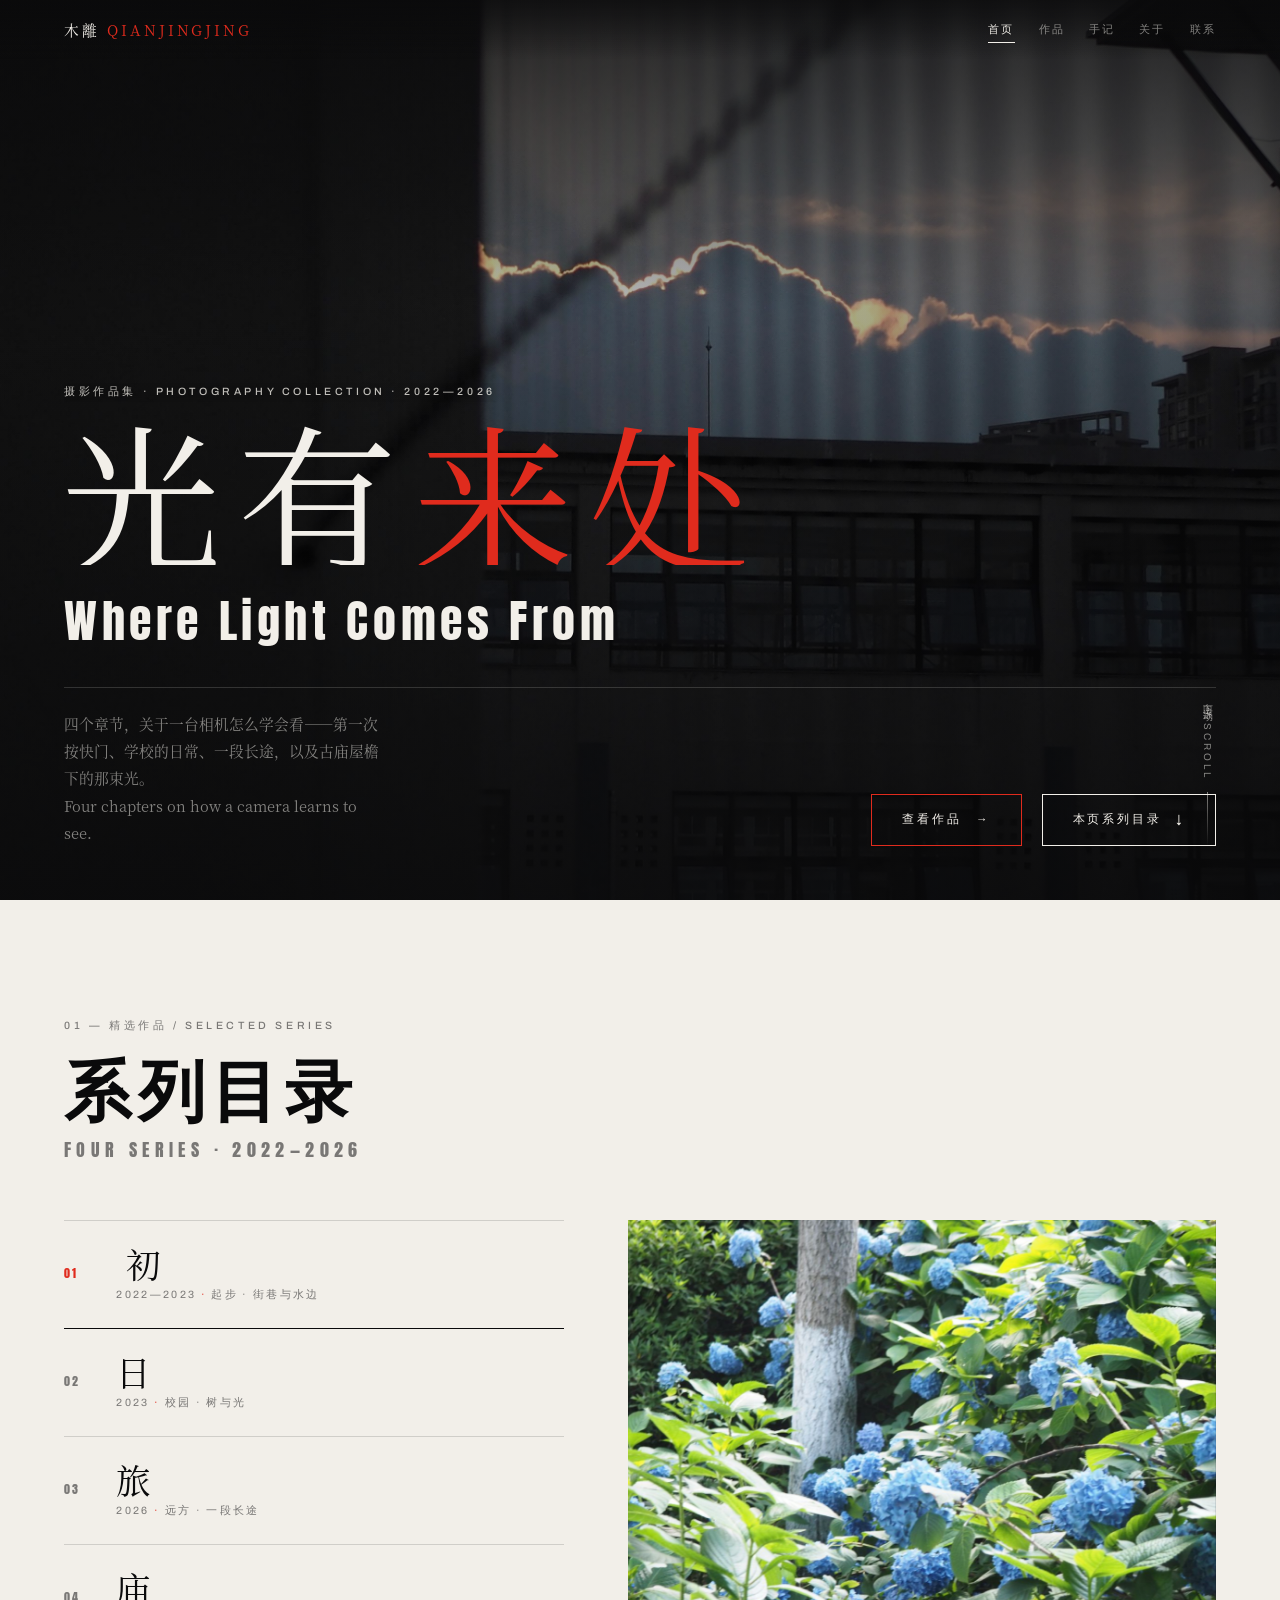
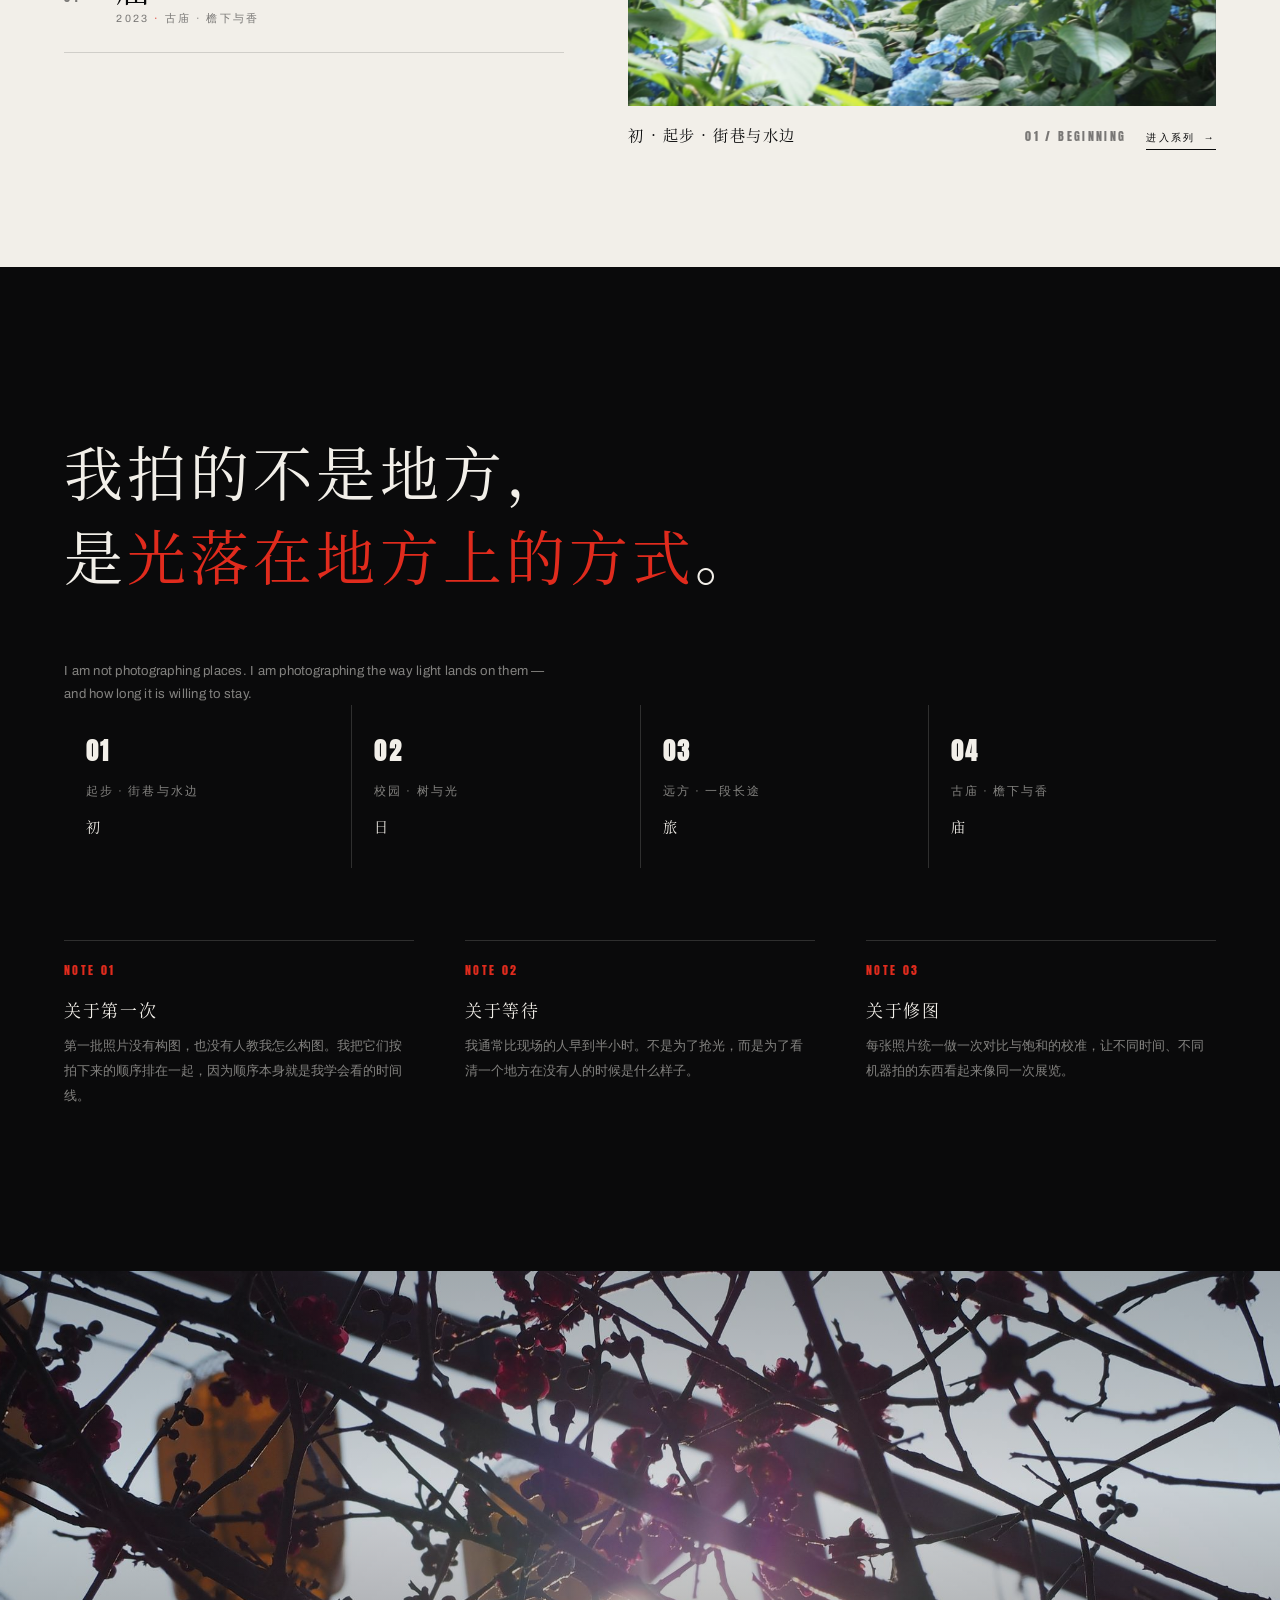
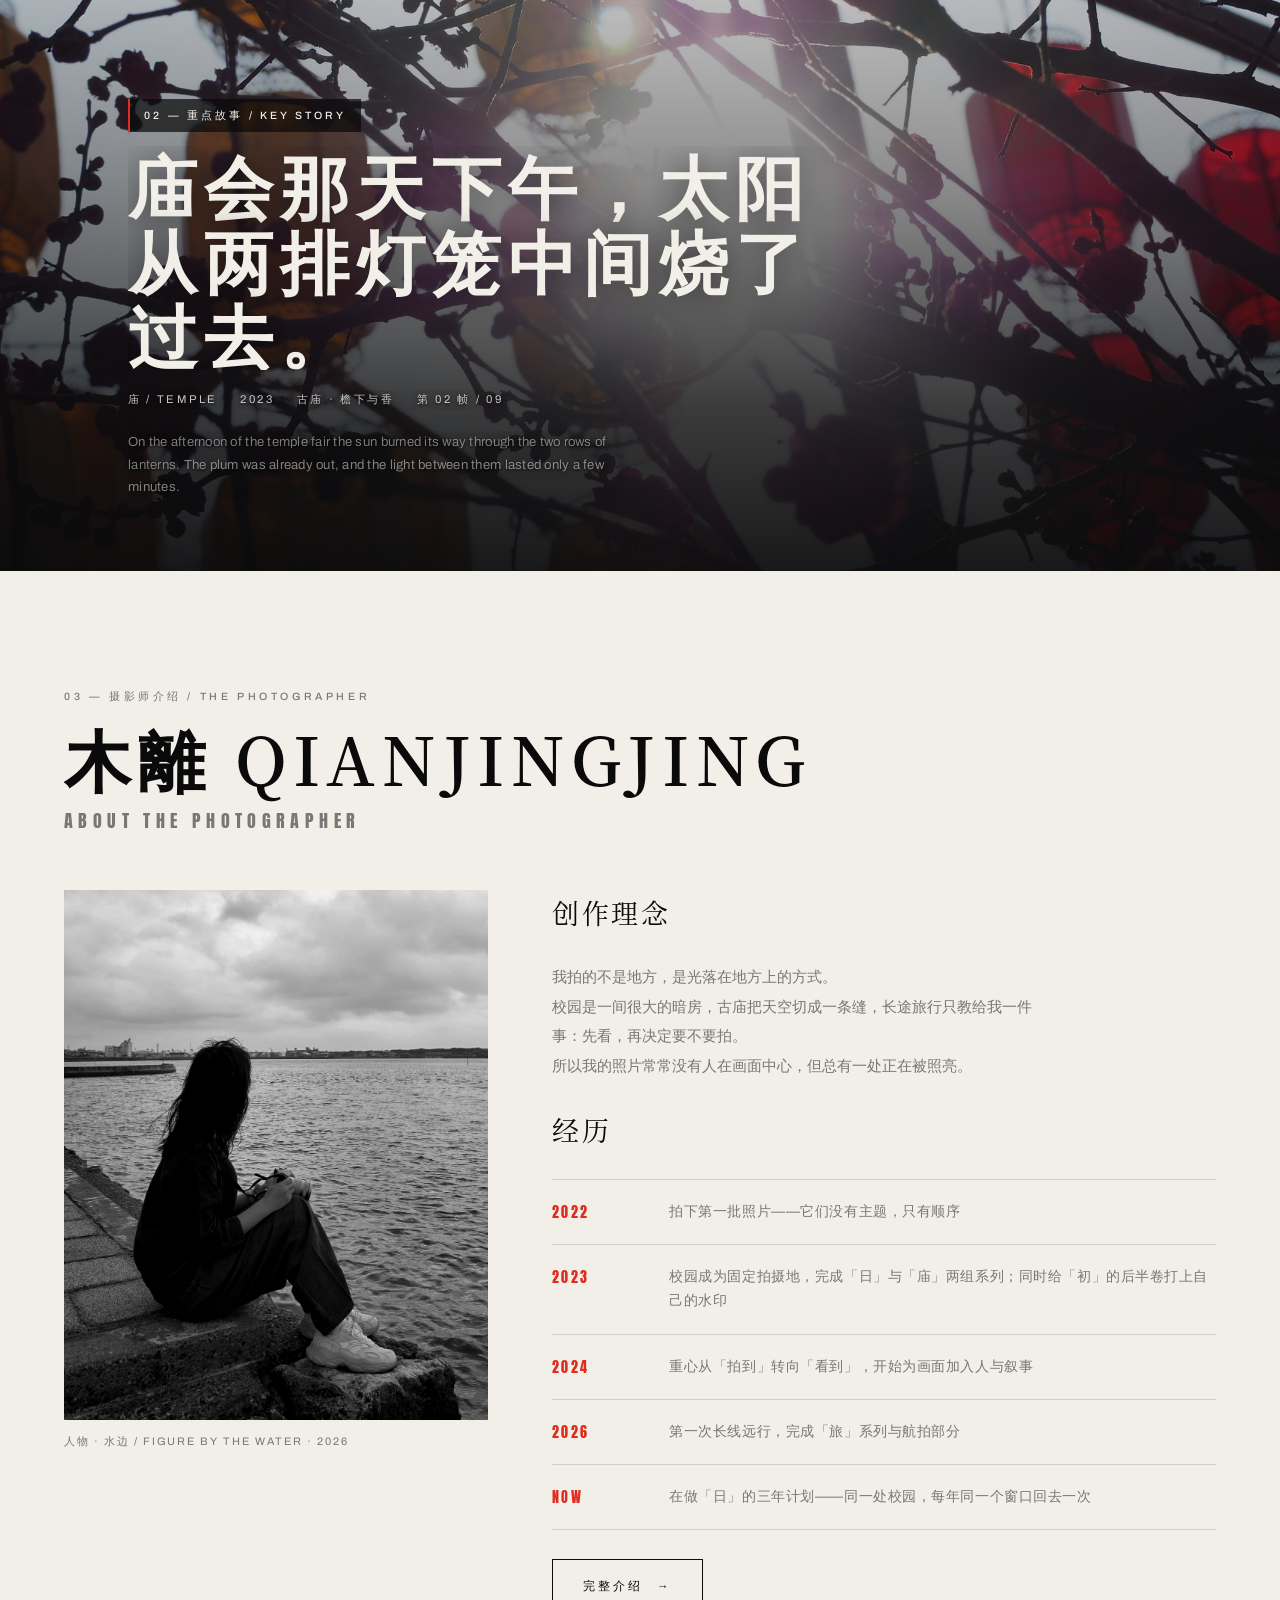
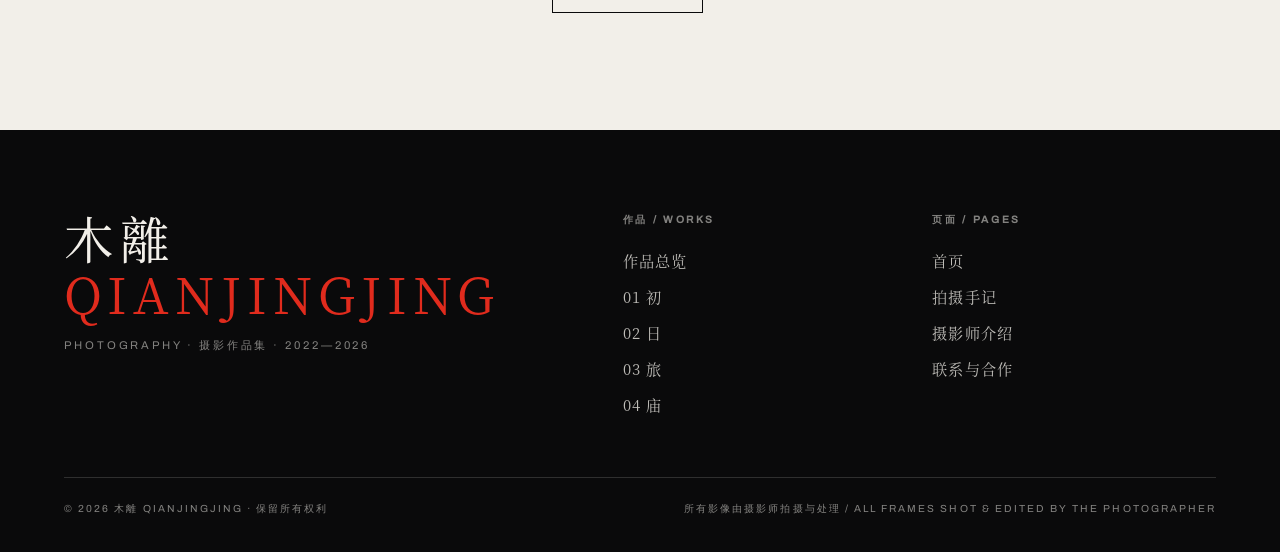
<file: index.html>
<!DOCTYPE html>
<html lang="zh-CN">
<head>
<meta charset="utf-8">
<meta name="viewport" content="width=device-width, initial-scale=1">
<title>摄影作品集 — 木離 QIANJINGJING</title>
<meta name="description" content="木離 QIANJINGJING 摄影作品集：起步、校园日常、一次长途的旅行与古庙，2022—2026。">
<meta name="author" content="木離 QIANJINGJING">
<meta name="theme-color" content="#0a0a0b">
<meta property="og:title" content="摄影作品集 — 木離 QIANJINGJING">
<meta property="og:description" content="木離 QIANJINGJING 摄影作品集：起步、校园日常、一次长途的旅行与古庙，2022—2026。">
<meta property="og:type" content="website">
<link rel="stylesheet" href="assets/css/site.css">
    <link rel="preload" as="image" href="assets/img/cover/hero.jpg" fetchpriority="high">
    <link rel="preload" as="font" type="font/woff2" href="assets/fonts/anton-latin-400-normal.woff2" crossorigin>
</head>
<body class="page-index.html">
<div class="curtain" aria-hidden="true"><span class="curtain__mark">QIANJINGJING</span></div>
<nav class="nav" aria-label="主导航">
  <div class="nav__inner">
    <a class="nav__brand" href="index.html">木離 <b>QIANJINGJING</b></a>
    <button class="nav__toggle" aria-expanded="false" aria-label="打开菜单"><span></span><span></span><span></span></button>
    <div class="nav__links">
      <a href="index.html" aria-current="page">首页</a>
      <a href="works.html">作品</a>
      <a href="journal.html">手记</a>
      <a href="about.html">关于</a>
      <a href="contact.html">联系</a>
    </div>
  </div>
</nav>

<section class="pin">
  <div class="pin__stage">
    <div class="hero">
      <div class="hero__media"><img src="assets/img/cover/hero.jpg" alt="落日从云缝里烧过去，落在学校的楼顶上方" width="2600" height="1950" decoding="async" fetchpriority="high"></div>
      <div class="hero__body">
        <span class="eyebrow hero__eyebrow" data-reveal="down">摄影作品集 · PHOTOGRAPHY COLLECTION · 2022—2026</span>
        <h1 class="hero__title" data-reveal="up">光有<em>来处</em></h1>
        <p class="hero__latin" data-reveal="up">Where Light Comes From</p>
        <div class="hero__rule"></div>
        <div class="hero__foot">
          <p class="hero__statement" data-reveal="up">四个章节，关于一台相机怎么学会看——第一次按快门、学校的日常、一段长途，以及古庙屋檐下的那束光。<br>Four chapters on how a camera learns to see.</p>
          <div class="hero__actions" data-reveal="up">
            <a class="btn btn--accent" href="works.html"><span>查看作品</span><span class="btn__arrow">→</span></a>
            <a class="btn" href="#catalogue"><span>本页系列目录</span><span class="btn__arrow">↓</span></a>
          </div>
        </div>
      </div>
      <div class="scroll-cue">向下滚动 / SCROLL</div>
    </div>
  </div>
</section>

<section class="section on-paper" id="catalogue">
  <div class="u-wrap u-max">
    <div class="section__head" data-reveal="up">
      <span class="eyebrow section__index">01 — 精选作品 / SELECTED SERIES</span>
      <h2 class="section__title">系列目录</h2>
      <p class="section__latin">Four series · 2022—2026</p>
    </div>
    <div class="cat">
      <ol class="cat__list" aria-label="系列目录" data-reveal="up">
        <li><a class="cat__item is-active" href="series-begin.html" data-series data-src="assets/img/begin/cover-begin.jpg" data-alt="初 Learning to Press the Shutter" data-cap-cn="初 · 起步 · 街巷与水边" data-cap-en="BEGINNING" data-cap-no="01">
          <span class="cat__num">01</span>
          <span class="cat__cn">初</span>
          <span class="cat__meta">2022—2023 <i>·</i> 起步 · 街巷与水边</span>
        </a></li>
        <li><a class="cat__item" href="series-days.html" data-series data-src="assets/img/days/cover-days.jpg" data-alt="日 The Ordinary Hours" data-cap-cn="日 · 校园 · 树与光" data-cap-en="DAYS" data-cap-no="02">
          <span class="cat__num">02</span>
          <span class="cat__cn">日</span>
          <span class="cat__meta">2023 <i>·</i> 校园 · 树与光</span>
        </a></li>
        <li><a class="cat__item" href="series-journey.html" data-series data-src="assets/img/journey/cover-journey.jpg" data-alt="旅 Farther Than the Map" data-cap-cn="旅 · 远方 · 一段长途" data-cap-en="JOURNEY" data-cap-no="03">
          <span class="cat__num">03</span>
          <span class="cat__cn">旅</span>
          <span class="cat__meta">2026 <i>·</i> 远方 · 一段长途</span>
        </a></li>
        <li><a class="cat__item" href="series-temple.html" data-series data-src="assets/img/temple/cover-temple.jpg" data-alt="庙 Under the Eaves" data-cap-cn="庙 · 古庙 · 檐下与香" data-cap-en="TEMPLE" data-cap-no="04">
          <span class="cat__num">04</span>
          <span class="cat__cn">庙</span>
          <span class="cat__meta">2023 <i>·</i> 古庙 · 檐下与香</span>
        </a></li>
      </ol>
      <div class="cat__stage">
        <figure class="slot" data-slot>
          <img src="assets/img/begin/cover-begin.jpg" alt="初 · 水中的柳" width="1400" height="1050" decoding="async" fetchpriority="high" class="slot__img is-active" data-role="a">
          <img src="assets/img/days/cover-days.jpg" alt="日 · 校园的绣球" width="1400" height="1050" decoding="async" class="slot__img" data-role="b" aria-hidden="true">
        </figure>        <figcaption class="cat__cap" data-cap></figcaption>
      </div>
    </div>
  </div>
</section>

<section class="section on-ink interlude">
  <div class="u-wrap u-max">
    <div class="interlude__grid">
      <p class="statement statement--wide" data-reveal="up">我拍的不是地方，<br>是<em>光落在地方上的方式</em>。</p>
      <p class="lead-en" data-reveal="up">I am not photographing places. I am photographing the way light lands on them — and how long it is willing to stay.</p>
    </div>
    <div class="locations" data-reveal="up"><div class="locations__cell"><b>01</b><span>起步 · 街巷与水边</span><em>初</em></div><div class="locations__cell"><b>02</b><span>校园 · 树与光</span><em>日</em></div><div class="locations__cell"><b>03</b><span>远方 · 一段长途</span><em>旅</em></div><div class="locations__cell"><b>04</b><span>古庙 · 檐下与香</span><em>庙</em></div></div>
    <div class="notes" style="margin-top:clamp(46px,8vh,96px)">
      <div class="note" data-reveal="up">
        <span class="note__no">NOTE 01</span>
        <h4>关于第一次</h4>
        <p>第一批照片没有构图，也没有人教我怎么构图。我把它们按拍下来的顺序排在一起，因为顺序本身就是我学会看的时间线。</p>
      </div>
      <div class="note" data-reveal="up">
        <span class="note__no">NOTE 02</span>
        <h4>关于等待</h4>
        <p>我通常比现场的人早到半小时。不是为了抢光，而是为了看清一个地方在没有人的时候是什么样子。</p>
      </div>
      <div class="note" data-reveal="up">
        <span class="note__no">NOTE 03</span>
        <h4>关于修图</h4>
        <p>每张照片统一做一次对比与饱和的校准，让不同时间、不同机器拍的东西看起来像同一次展览。</p>
      </div>
    </div>
  </div>
</section>

<section class="story">
  <div class="story__media"><img src="assets/img/cover/story.jpg" alt="逆光中的灯笼与树枝" width="2600" height="1462" decoding="async" fetchpriority="high"></div>
  <div class="story__body">
    <div class="u-wrap u-max">
      <span class="eyebrow" data-reveal="up">02 — 重点故事 / KEY STORY</span>
      <h2 class="story__title" data-reveal="up" style="margin-top:14px">庙会那天下午，太阳从两排灯笼中间烧了过去。</h2>
      <div class="story__meta" data-reveal="up">
        <span>庙 / TEMPLE</span><span>2023</span><span>古庙 · 檐下与香</span><span>第 02 帧 / 09</span>
      </div>
      <p class="lead-en" data-reveal="up" style="margin-top:22px">On the afternoon of the temple fair the sun burned its way through the two rows of lanterns. The plum was already out, and the light between them lasted only a few minutes.</p>
    </div>
  </div>
</section>

<section class="section on-paper" id="about">
  <div class="u-wrap u-max">
    <div class="section__head" data-reveal="up">
      <span class="eyebrow section__index">03 — 摄影师介绍 / THE PHOTOGRAPHER</span>
      <h2 class="section__title">木離 QIANJINGJING</h2>
      <p class="section__latin">About the photographer</p>
    </div>
    <div class="profile">
      <figure class="profile__portrait" data-reveal="up">
        <img src="assets/img/cover/portrait.jpg" alt="坐在水边石堤上的人，手里握着一台相机" width="1200" height="1417" decoding="async" fetchpriority="high">
        <figcaption>人物 · 水边 / FIGURE BY THE WATER · 2026</figcaption>
      </figure>
      <div class="profile__text">
        <h3 data-reveal="up">创作理念</h3>
        <p data-reveal="up">我拍的不是地方，是光落在地方上的方式。<br>
        校园是一间很大的暗房，古庙把天空切成一条缝，长途旅行只教给我一件事：先看，再决定要不要拍。<br>
        所以我的照片常常没有人在画面中心，但总有一处正在被照亮。</p>
        <h3 data-reveal="up">经历</h3>
        <div class="cv" data-reveal="up">
          <div class="cv__row"><b>2022</b><span>拍下第一批照片——它们没有主题，只有顺序</span></div>
          <div class="cv__row"><b>2023</b><span>校园成为固定拍摄地，完成「日」与「庙」两组系列；同时给「初」的后半卷打上自己的水印</span></div>
          <div class="cv__row"><b>2024</b><span>重心从「拍到」转向「看到」，开始为画面加入人与叙事</span></div>
          <div class="cv__row"><b>2026</b><span>第一次长线远行，完成「旅」系列与航拍部分</span></div>
          <div class="cv__row"><b>NOW</b><span>在做「日」的三年计划——同一处校园，每年同一个窗口回去一次</span></div>
        </div>
        <p data-reveal="up" style="margin-top:28px"><a class="btn btn--ink" href="about.html"><span>完整介绍</span><span class="btn__arrow">→</span></a></p>
      </div>
    </div>
  </div>
</section>
<footer class="foot">
  <div class="u-wrap">
    <div class="foot__top">
      <div>
        <p class="foot__name">木離 <b>QIANJINGJING</b></p>
        <p class="foot__role">Photography · 摄影作品集 · 2022—2026</p>
      </div>
      <div class="foot__cols">
        <div class="foot__col">
          <b>作品 / Works</b>
          <a href="works.html">作品总览</a>
          <a href="series-begin.html">01 初</a>
          <a href="series-days.html">02 日</a>
          <a href="series-journey.html">03 旅</a>
          <a href="series-temple.html">04 庙</a>
        </div>
        <div class="foot__col">
          <b>页面 / Pages</b>
          <a href="index.html">首页</a>
          <a href="journal.html">拍摄手记</a>
          <a href="about.html">摄影师介绍</a>
          <a href="contact.html">联系与合作</a>
        </div>
      </div>
    </div>
    <div class="foot__bottom">
      <span>© <span data-year>2026</span> 木離 QIANJINGJING · 保留所有权利</span>
      <span>所有影像由摄影师拍摄与处理 / All frames shot &amp; edited by the photographer</span>
    </div>
  </div>
</footer>
<script src="assets/js/site.js"></script>
</body>
</html>
</file>
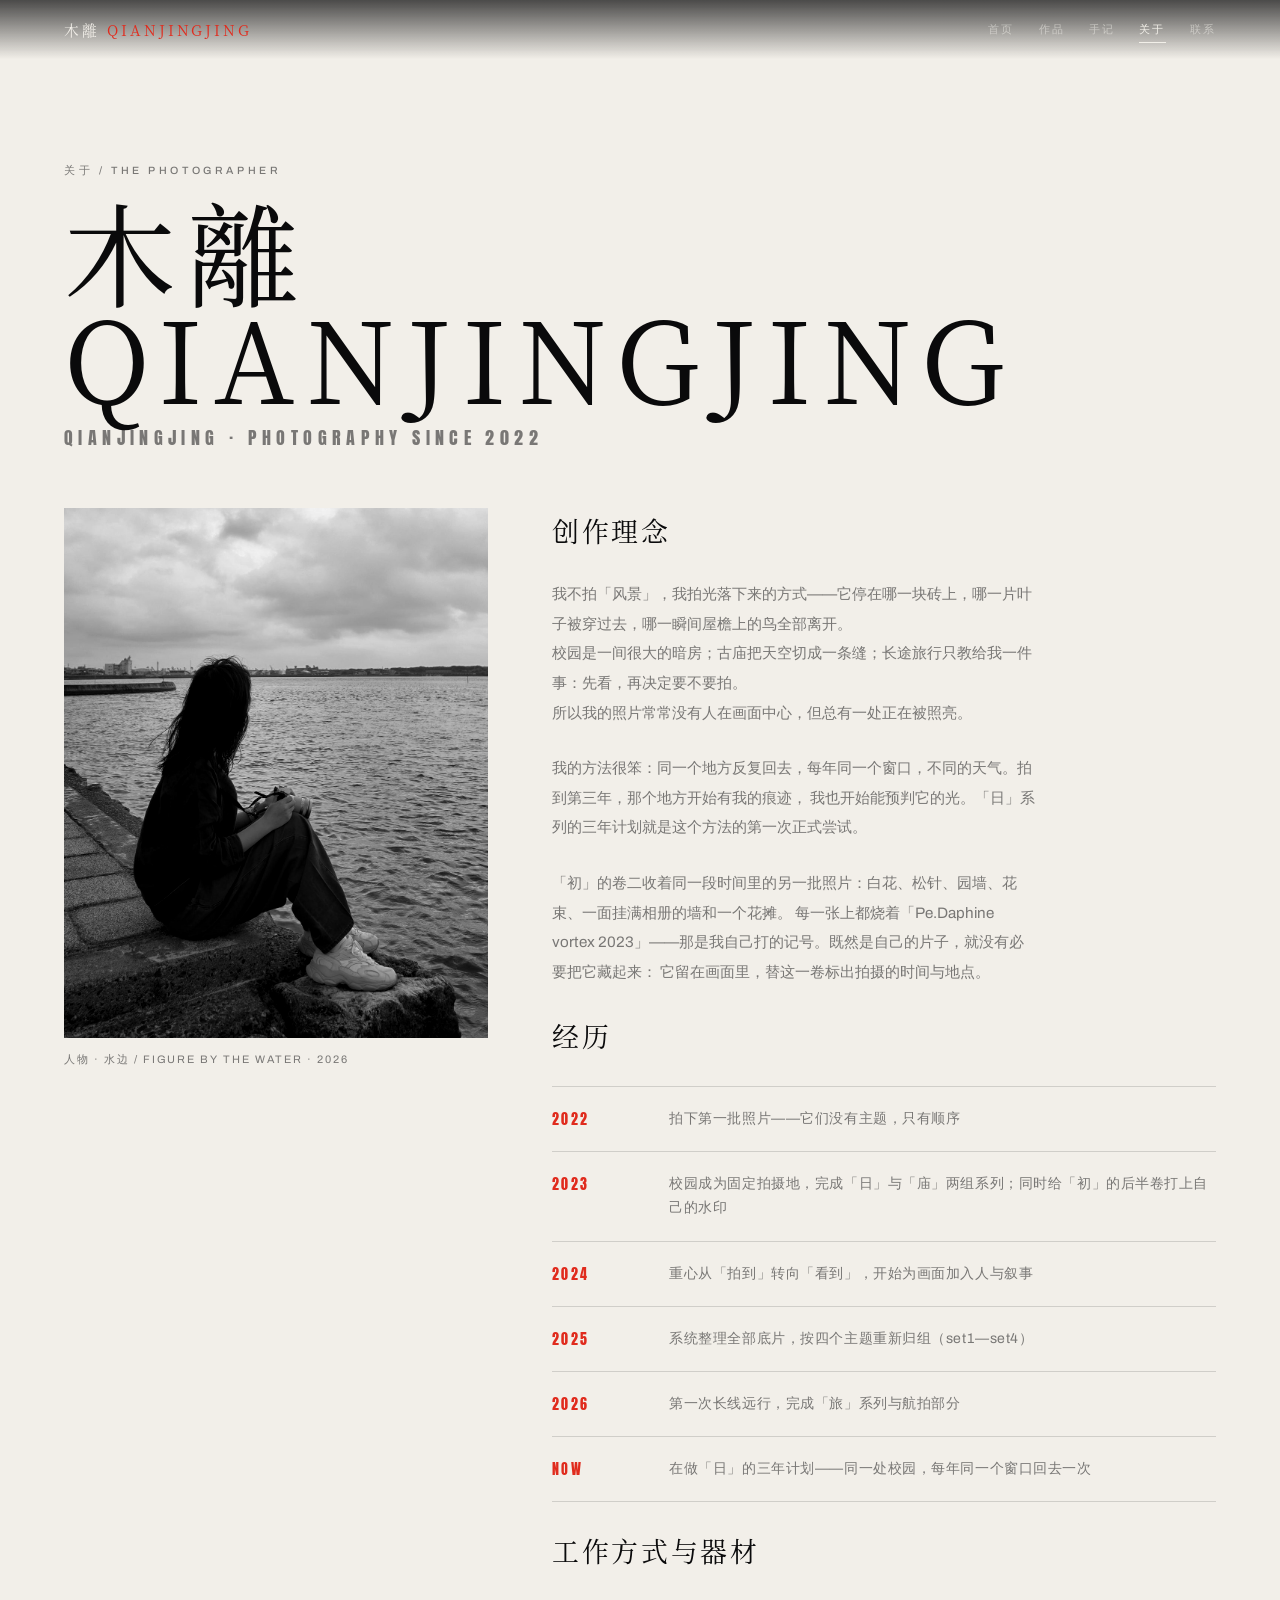
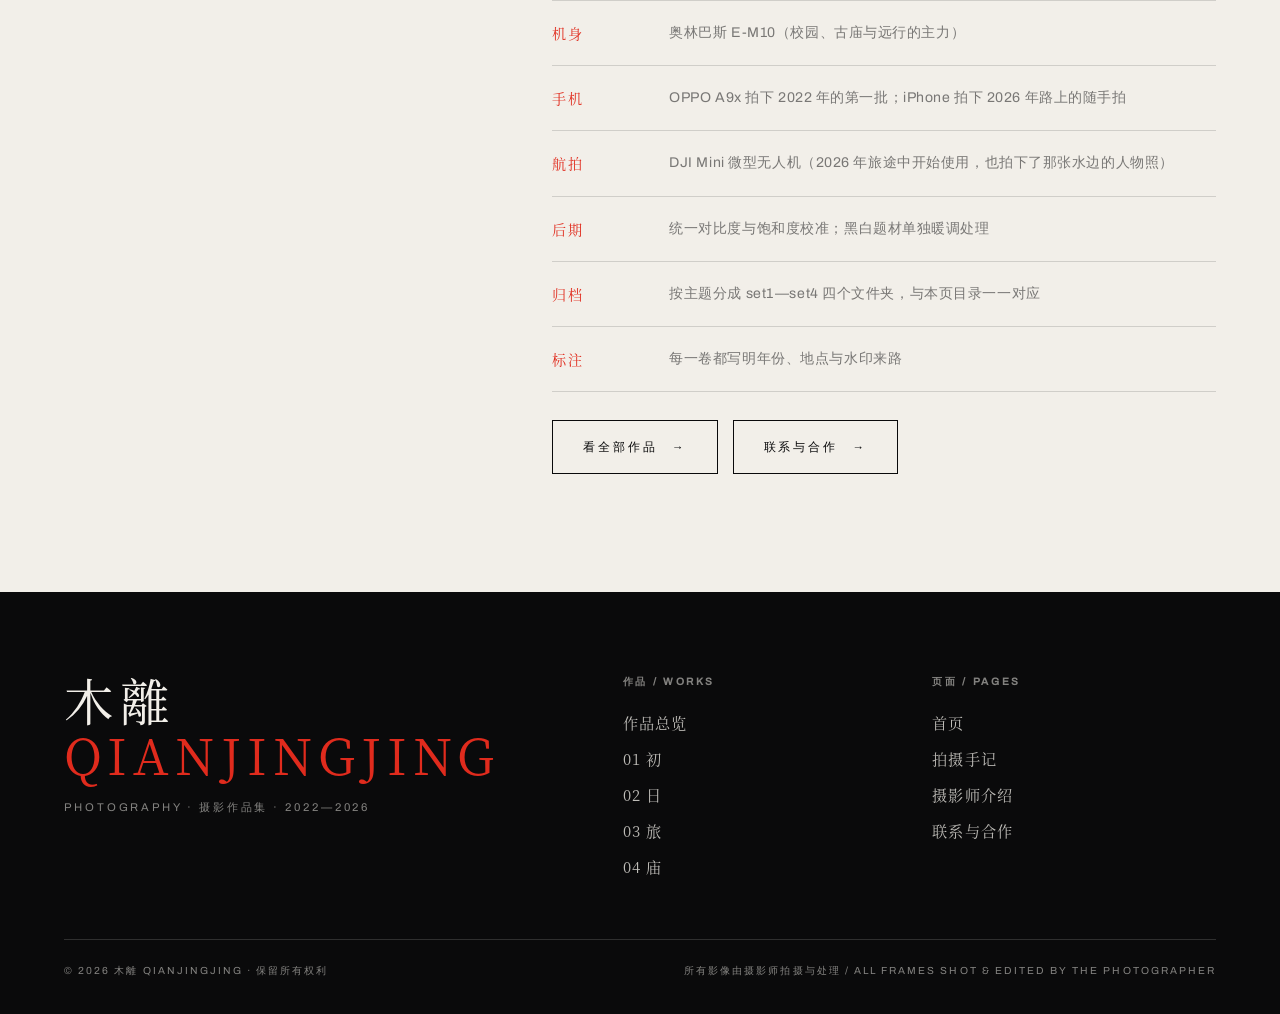
<file: about.html>
<!DOCTYPE html>
<html lang="zh-CN">
<head>
<meta charset="utf-8">
<meta name="viewport" content="width=device-width, initial-scale=1">
<title>摄影师介绍 — 木離 QIANJINGJING</title>
<meta name="description" content="木離 QIANJINGJING：摄影理念、创作经历与工作方式。">
<meta name="author" content="木離 QIANJINGJING">
<meta name="theme-color" content="#0a0a0b">
<meta property="og:title" content="摄影师介绍 — 木離 QIANJINGJING">
<meta property="og:description" content="木離 QIANJINGJING：摄影理念、创作经历与工作方式。">
<meta property="og:type" content="website">
<link rel="stylesheet" href="assets/css/site.css">
</head>
<body class="page-about.html">
<div class="curtain" aria-hidden="true"><span class="curtain__mark">QIANJINGJING</span></div>
<nav class="nav" aria-label="主导航">
  <div class="nav__inner">
    <a class="nav__brand" href="index.html">木離 <b>QIANJINGJING</b></a>
    <button class="nav__toggle" aria-expanded="false" aria-label="打开菜单"><span></span><span></span><span></span></button>
    <div class="nav__links">
      <a href="index.html">首页</a>
      <a href="works.html">作品</a>
      <a href="journal.html">手记</a>
      <a href="about.html" aria-current="page">关于</a>
      <a href="contact.html">联系</a>
    </div>
  </div>
</nav>

<section class="section on-paper" style="padding-top:clamp(120px,18vh,200px)">
  <div class="u-wrap u-max">
    <div class="section__head" data-reveal="up">
      <span class="eyebrow section__index">关于 / THE PHOTOGRAPHER</span>
      <h1 class="cn-display" style="font-size:clamp(2.6rem,9vw,7rem);letter-spacing:.1em">木離 QIANJINGJING</h1>
      <p class="section__latin">QIANJINGJING · Photography since 2022</p>
    </div>
    <div class="profile">
      <figure class="profile__portrait" data-reveal="up">
        <img src="assets/img/cover/portrait.jpg" alt="坐在水边石堤上的人，手里握着一台相机" width="1200" height="1417" decoding="async" fetchpriority="high">
        <figcaption>人物 · 水边 / FIGURE BY THE WATER · 2026</figcaption>
      </figure>
      <div class="profile__text">
        <h3 data-reveal="up">创作理念</h3>
        <p data-reveal="up">我不拍「风景」，我拍光落下来的方式——它停在哪一块砖上，哪一片叶子被穿过去，哪一瞬间屋檐上的鸟全部离开。<br>
        校园是一间很大的暗房；古庙把天空切成一条缝；长途旅行只教给我一件事：先看，再决定要不要拍。<br>
        所以我的照片常常没有人在画面中心，但总有一处正在被照亮。</p>
        <p data-reveal="up">我的方法很笨：同一个地方反复回去，每年同一个窗口，不同的天气。拍到第三年，那个地方开始有我的痕迹，
        我也开始能预判它的光。「日」系列的三年计划就是这个方法的第一次正式尝试。</p>

        <p data-reveal="up">「初」的卷二收着同一段时间里的另一批照片：白花、松针、园墙、花束、一面挂满相册的墙和一个花摊。
        每一张上都烧着「Pe.Daphine vortex 2023」——那是我自己打的记号。既然是自己的片子，就没有必要把它藏起来：
        它留在画面里，替这一卷标出拍摄的时间与地点。</p>

        <h3 data-reveal="up">经历</h3>
        <div class="cv" data-reveal="up">
          <div class="cv__row"><b>2022</b><span>拍下第一批照片——它们没有主题，只有顺序</span></div>
          <div class="cv__row"><b>2023</b><span>校园成为固定拍摄地，完成「日」与「庙」两组系列；同时给「初」的后半卷打上自己的水印</span></div>
          <div class="cv__row"><b>2024</b><span>重心从「拍到」转向「看到」，开始为画面加入人与叙事</span></div>
          <div class="cv__row"><b>2025</b><span>系统整理全部底片，按四个主题重新归组（set1—set4）</span></div>
          <div class="cv__row"><b>2026</b><span>第一次长线远行，完成「旅」系列与航拍部分</span></div>
          <div class="cv__row"><b>NOW</b><span>在做「日」的三年计划——同一处校园，每年同一个窗口回去一次</span></div>
        </div>

        <h3 data-reveal="up">工作方式与器材</h3>
        <div class="cv" data-reveal="up">
          <div class="cv__row"><b>机身</b><span>奥林巴斯 E-M10（校园、古庙与远行的主力）</span></div>
          <div class="cv__row"><b>手机</b><span>OPPO A9x 拍下 2022 年的第一批；iPhone 拍下 2026 年路上的随手拍</span></div>
          <div class="cv__row"><b>航拍</b><span>DJI Mini 微型无人机（2026 年旅途中开始使用，也拍下了那张水边的人物照）</span></div>
          <div class="cv__row"><b>后期</b><span>统一对比度与饱和度校准；黑白题材单独暖调处理</span></div>
          <div class="cv__row"><b>归档</b><span>按主题分成 set1—set4 四个文件夹，与本页目录一一对应</span></div>
          <div class="cv__row"><b>标注</b><span>每一卷都写明年份、地点与水印来路</span></div>
        </div>

        <p data-reveal="up" style="margin-top:28px">
          <a class="btn btn--ink" href="works.html"><span>看全部作品</span><span class="btn__arrow">→</span></a>
          <a class="btn btn--ink" href="contact.html" style="margin-left:12px"><span>联系与合作</span><span class="btn__arrow">→</span></a>
        </p>
      </div>
    </div>
  </div>
</section>
<footer class="foot">
  <div class="u-wrap">
    <div class="foot__top">
      <div>
        <p class="foot__name">木離 <b>QIANJINGJING</b></p>
        <p class="foot__role">Photography · 摄影作品集 · 2022—2026</p>
      </div>
      <div class="foot__cols">
        <div class="foot__col">
          <b>作品 / Works</b>
          <a href="works.html">作品总览</a>
          <a href="series-begin.html">01 初</a>
          <a href="series-days.html">02 日</a>
          <a href="series-journey.html">03 旅</a>
          <a href="series-temple.html">04 庙</a>
        </div>
        <div class="foot__col">
          <b>页面 / Pages</b>
          <a href="index.html">首页</a>
          <a href="journal.html">拍摄手记</a>
          <a href="about.html">摄影师介绍</a>
          <a href="contact.html">联系与合作</a>
        </div>
      </div>
    </div>
    <div class="foot__bottom">
      <span>© <span data-year>2026</span> 木離 QIANJINGJING · 保留所有权利</span>
      <span>所有影像由摄影师拍摄与处理 / All frames shot &amp; edited by the photographer</span>
    </div>
  </div>
</footer>
<script src="assets/js/site.js"></script>
</body>
</html>
</file>
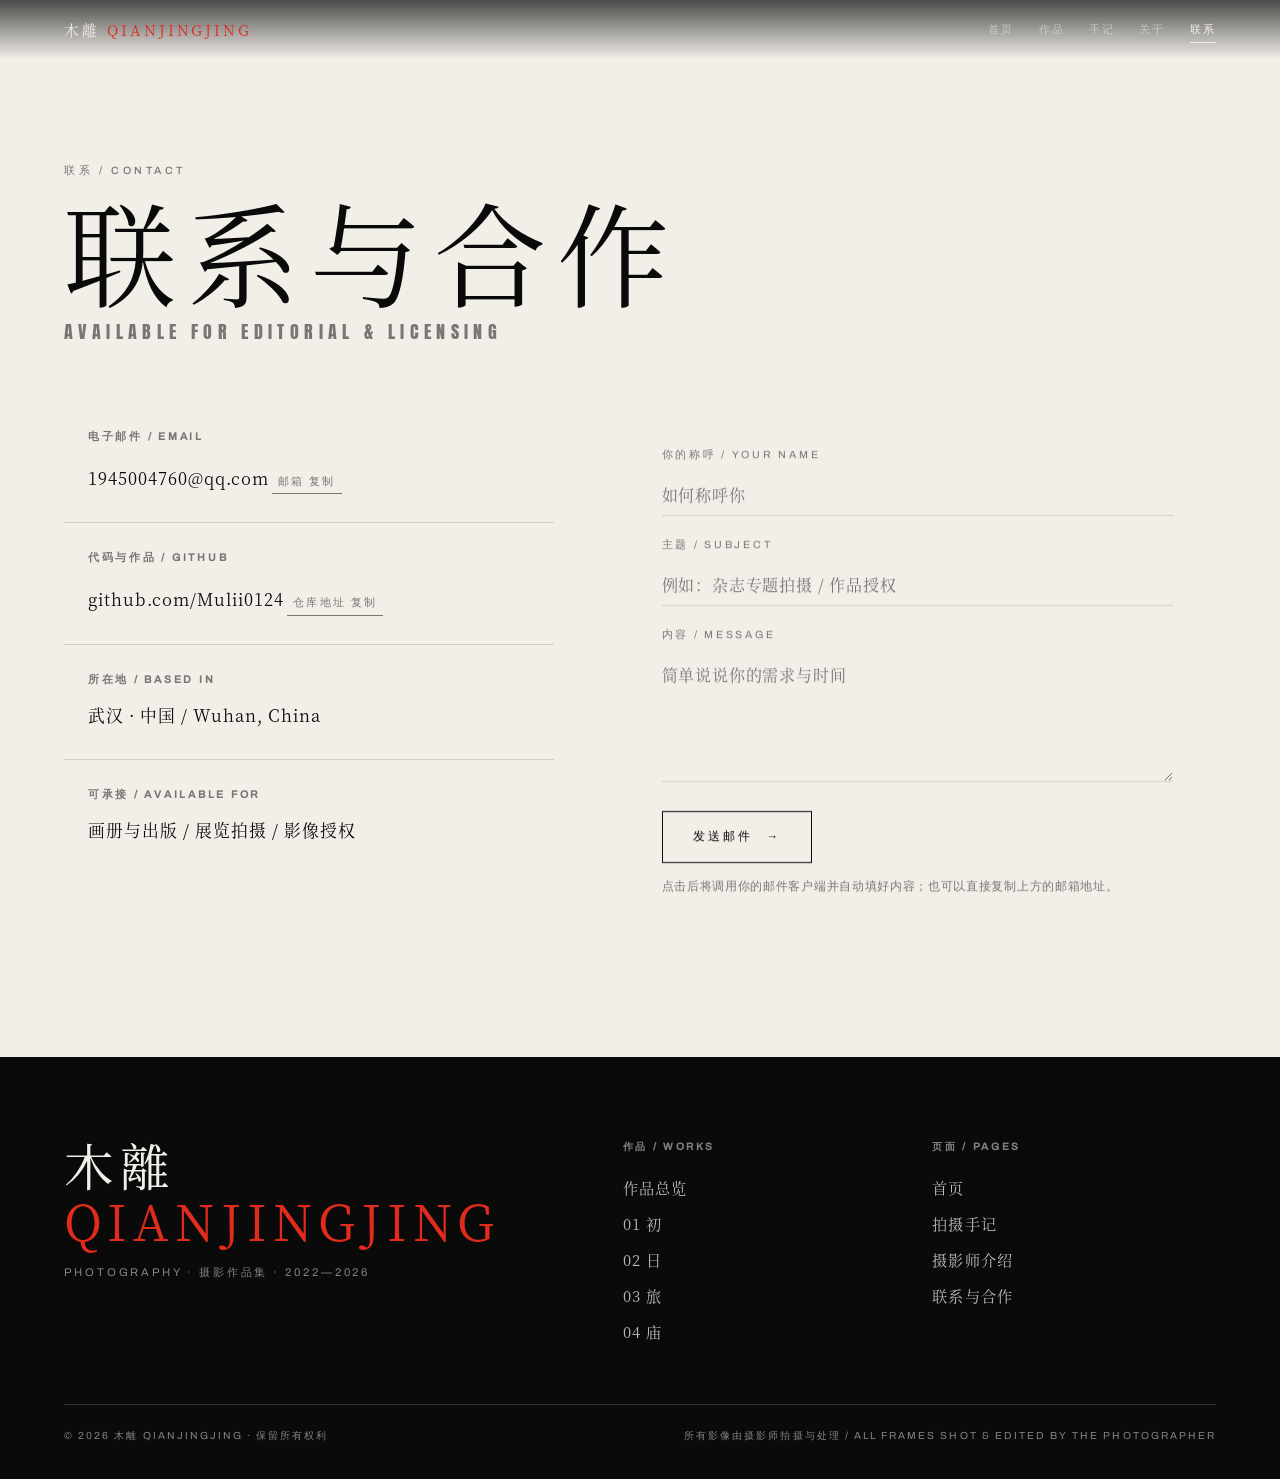
<file: contact.html>
<!DOCTYPE html>
<html lang="zh-CN">
<head>
<meta charset="utf-8">
<meta name="viewport" content="width=device-width, initial-scale=1">
<title>联系与合作 — 木離 QIANJINGJING</title>
<meta name="description" content="联系 木離 QIANJINGJING：合作、出版与影像授权。">
<meta name="author" content="木離 QIANJINGJING">
<meta name="theme-color" content="#0a0a0b">
<meta property="og:title" content="联系与合作 — 木離 QIANJINGJING">
<meta property="og:description" content="联系 木離 QIANJINGJING：合作、出版与影像授权。">
<meta property="og:type" content="website">
<link rel="stylesheet" href="assets/css/site.css">
</head>
<body class="page-contact.html">
<div class="curtain" aria-hidden="true"><span class="curtain__mark">QIANJINGJING</span></div>
<nav class="nav" aria-label="主导航">
  <div class="nav__inner">
    <a class="nav__brand" href="index.html">木離 <b>QIANJINGJING</b></a>
    <button class="nav__toggle" aria-expanded="false" aria-label="打开菜单"><span></span><span></span><span></span></button>
    <div class="nav__links">
      <a href="index.html">首页</a>
      <a href="works.html">作品</a>
      <a href="journal.html">手记</a>
      <a href="about.html">关于</a>
      <a href="contact.html" aria-current="page">联系</a>
    </div>
  </div>
</nav>

<section class="section on-paper" style="padding-top:clamp(120px,18vh,200px)">
  <div class="u-wrap u-max">
    <div class="section__head" data-reveal="up">
      <span class="eyebrow section__index">联系 / CONTACT</span>
      <h1 class="cn-display" style="font-size:clamp(2.6rem,9vw,7rem);letter-spacing:.1em">联系与合作</h1>
      <p class="section__latin">Available for editorial &amp; licensing</p>
    </div>
    <div class="contact">
      <div class="contact__cards" data-reveal="up">
        <div class="contact__card">
          <b>电子邮件 / Email</b>
          <a href="#composer" data-mail="1945004760@qq.com">1945004760@qq.com</a>
          <button class="copy" data-copy="1945004760@qq.com" type="button" aria-label="复制邮箱地址">邮箱</button>
        </div>
        <div class="contact__card">
          <b>代码与作品 / GitHub</b>
          <span>github.com/Mulii0124</span>
          <button class="copy" data-copy="github.com/Mulii0124" data-copy-prefix="https://" type="button" aria-label="复制仓库地址">仓库地址</button>
        </div>
        <div class="contact__card">
          <b>所在地 / Based in</b>
          <span>武汉 · 中国 / Wuhan, China</span>
        </div>
        <div class="contact__card">
          <b>可承接 / Available for</b>
          <span>画册与出版 / 展览拍摄 / 影像授权</span>
        </div>
      </div>

      <form class="composer" id="composer" data-composer="1945004760@qq.com" data-reveal="up">
        <div class="composer__row">
          <label for="c-name">你的称呼 / Your name</label>
          <input id="c-name" name="name" type="text" autocomplete="name" placeholder="如何称呼你">
        </div>
        <div class="composer__row">
          <label for="c-subject">主题 / Subject</label>
          <input id="c-subject" name="subject" type="text" placeholder="例如：杂志专题拍摄 / 作品授权">
        </div>
        <div class="composer__row">
          <label for="c-msg">内容 / Message</label>
          <textarea id="c-msg" name="message" placeholder="简单说说你的需求与时间"></textarea>
        </div>
        <button class="btn btn--ink" type="submit"><span>发送邮件</span><span class="btn__arrow">→</span></button>
        <p class="composer__note" data-composer-note>点击后将调用你的邮件客户端并自动填好内容；也可以直接复制上方的邮箱地址。</p>
      </form>
    </div>
  </div>
</section>
<footer class="foot">
  <div class="u-wrap">
    <div class="foot__top">
      <div>
        <p class="foot__name">木離 <b>QIANJINGJING</b></p>
        <p class="foot__role">Photography · 摄影作品集 · 2022—2026</p>
      </div>
      <div class="foot__cols">
        <div class="foot__col">
          <b>作品 / Works</b>
          <a href="works.html">作品总览</a>
          <a href="series-begin.html">01 初</a>
          <a href="series-days.html">02 日</a>
          <a href="series-journey.html">03 旅</a>
          <a href="series-temple.html">04 庙</a>
        </div>
        <div class="foot__col">
          <b>页面 / Pages</b>
          <a href="index.html">首页</a>
          <a href="journal.html">拍摄手记</a>
          <a href="about.html">摄影师介绍</a>
          <a href="contact.html">联系与合作</a>
        </div>
      </div>
    </div>
    <div class="foot__bottom">
      <span>© <span data-year>2026</span> 木離 QIANJINGJING · 保留所有权利</span>
      <span>所有影像由摄影师拍摄与处理 / All frames shot &amp; edited by the photographer</span>
    </div>
  </div>
</footer>
<script src="assets/js/site.js"></script>
</body>
</html>
</file>
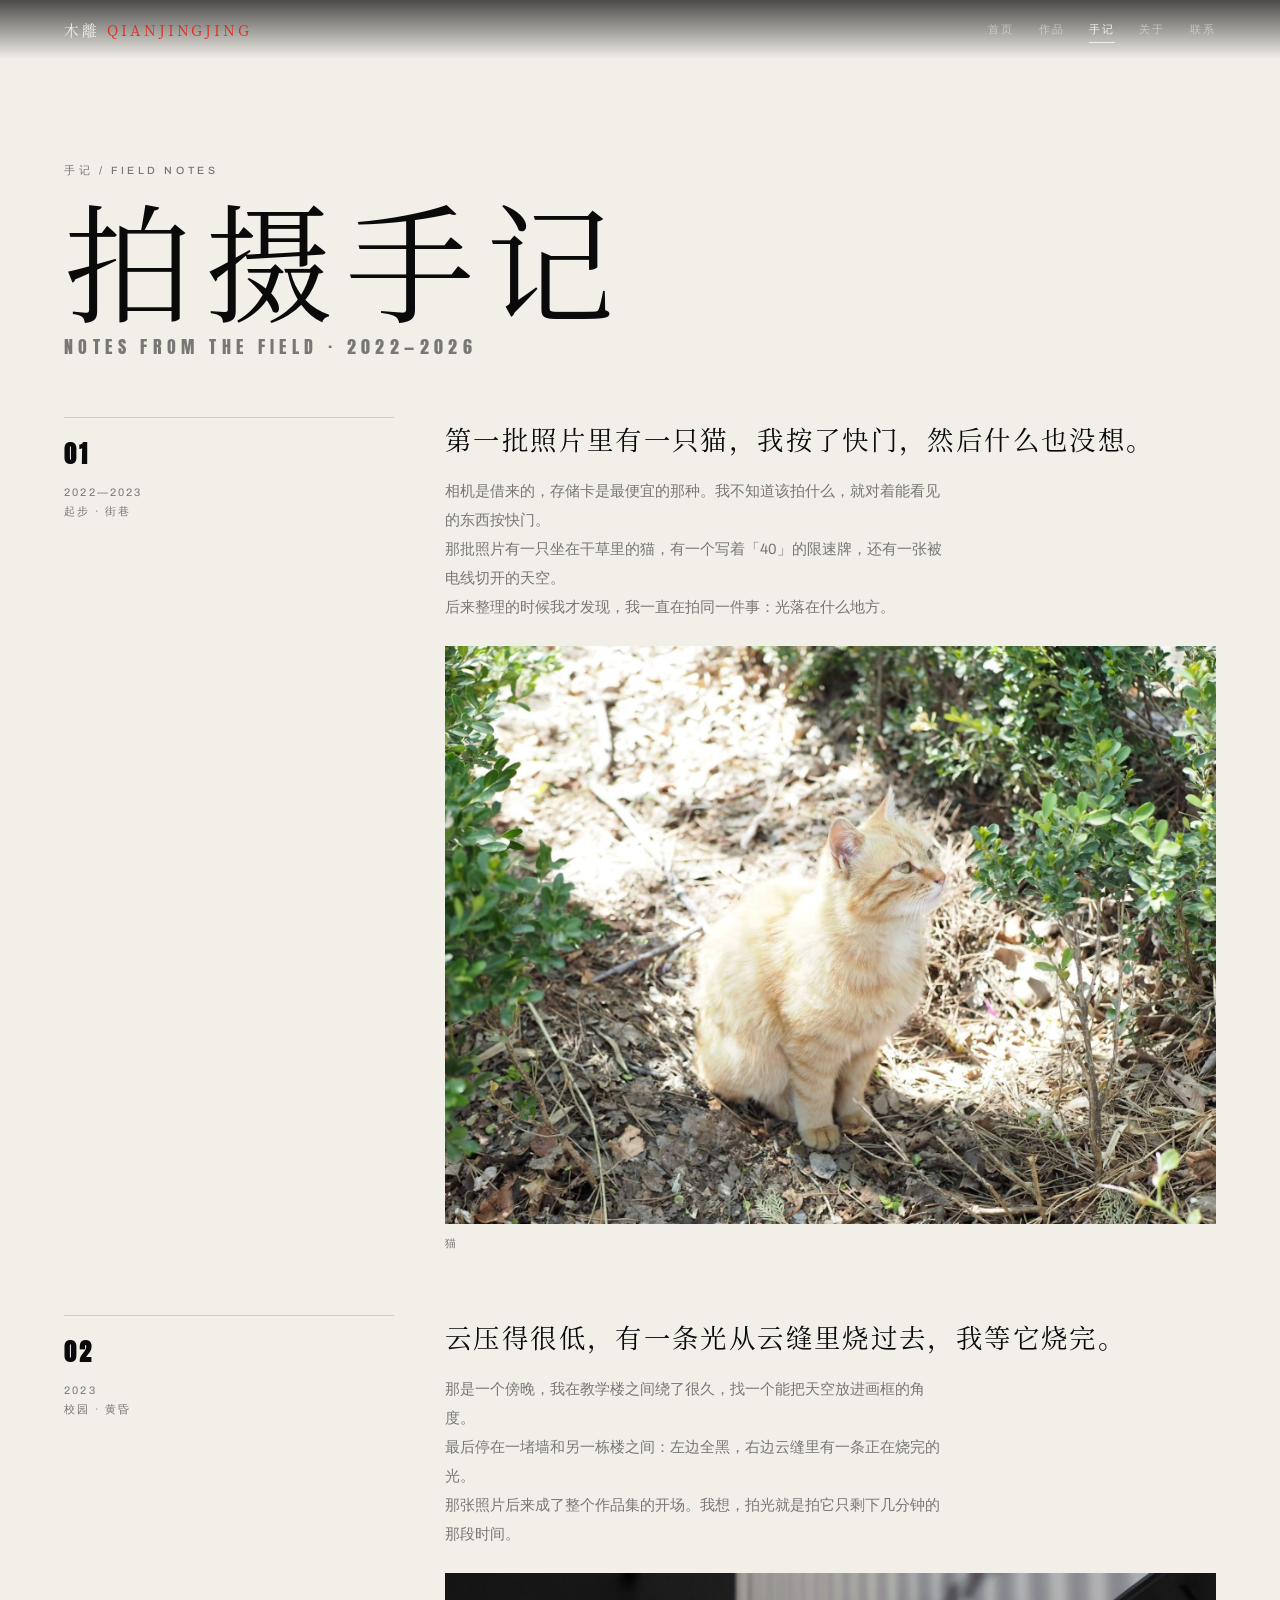
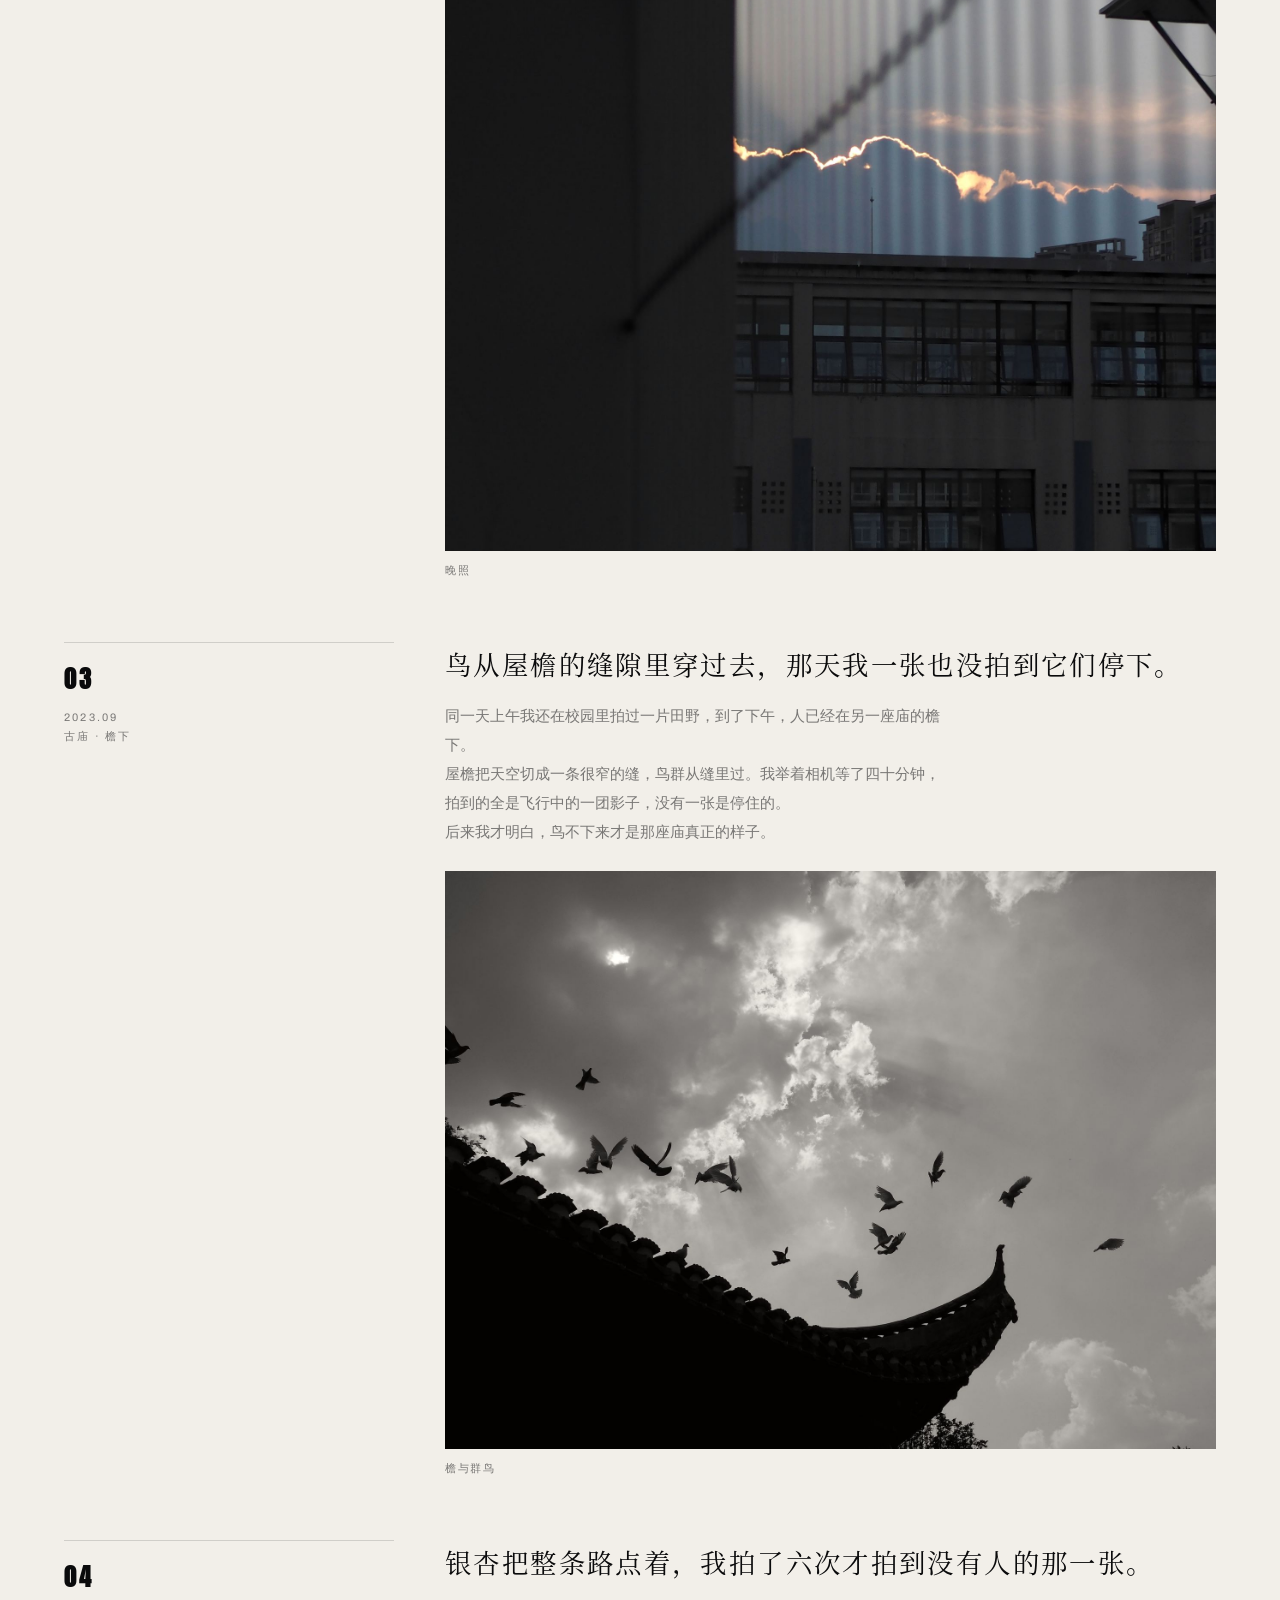
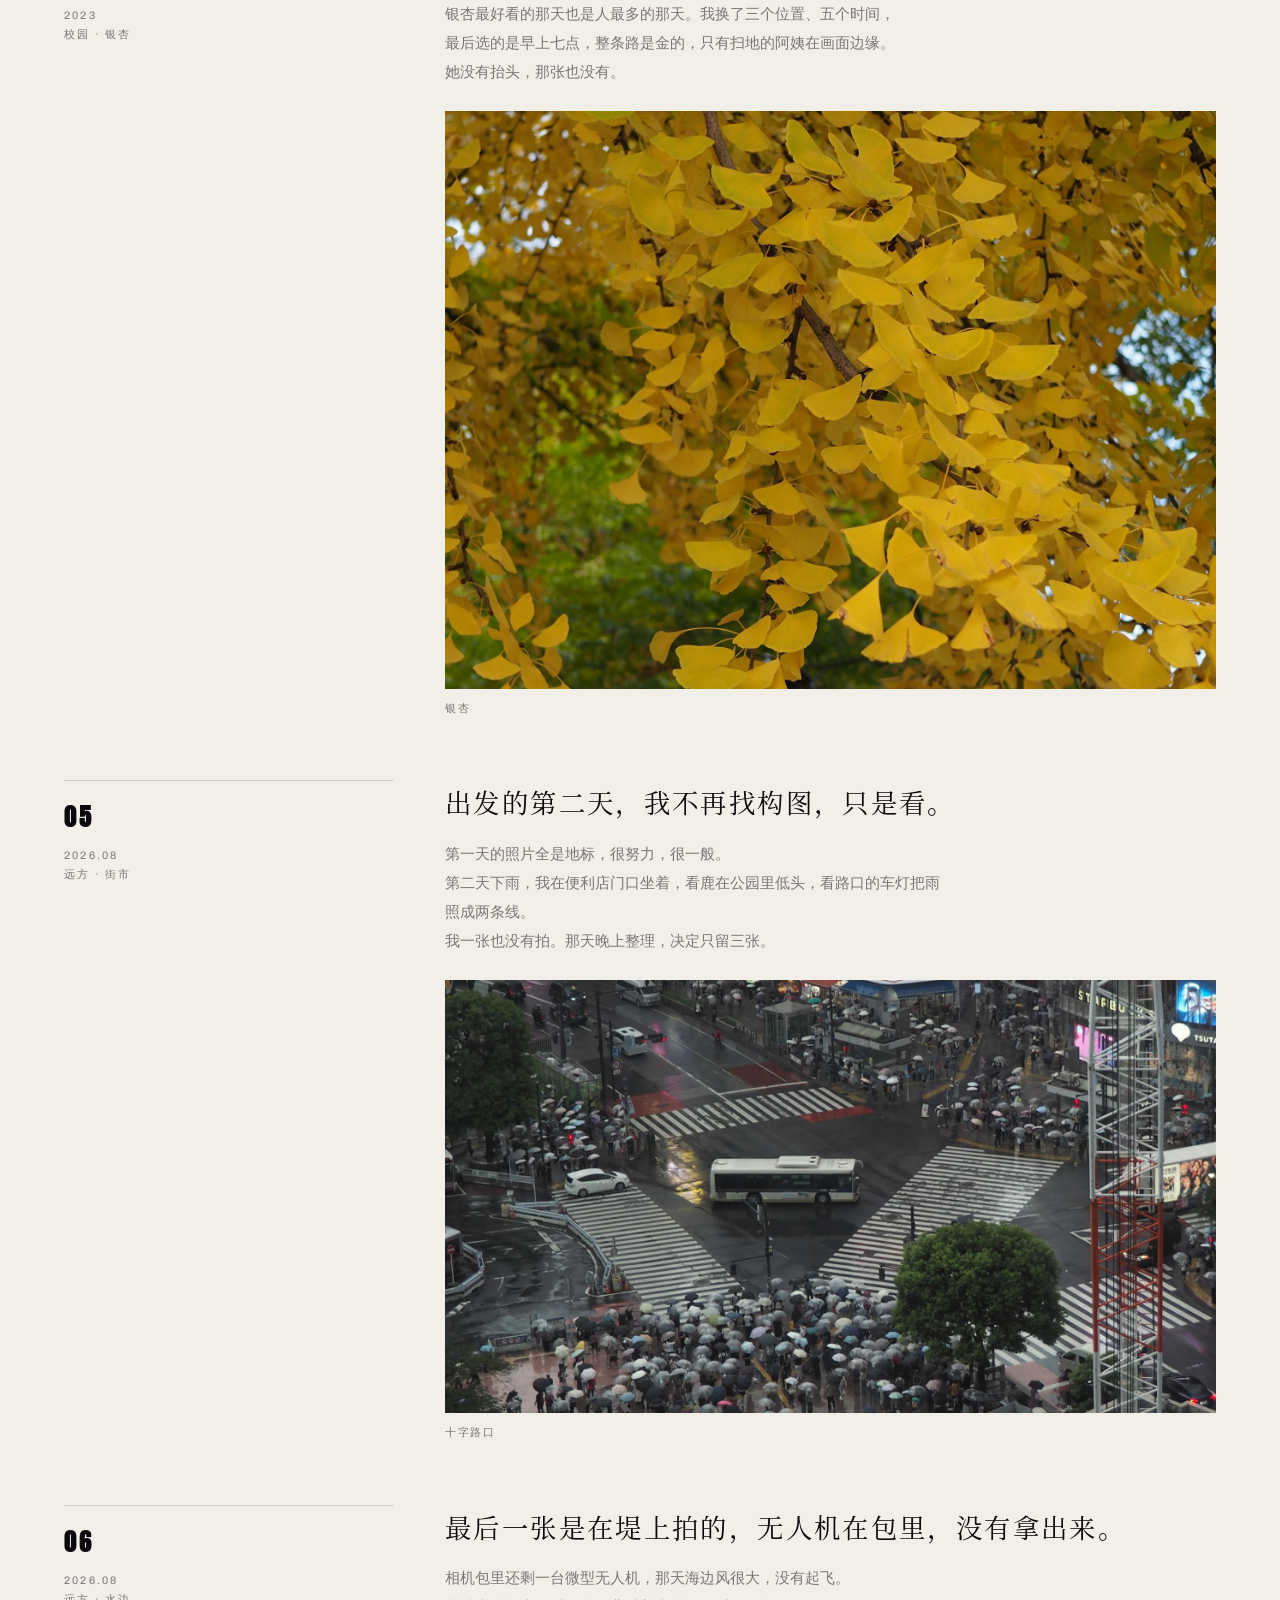
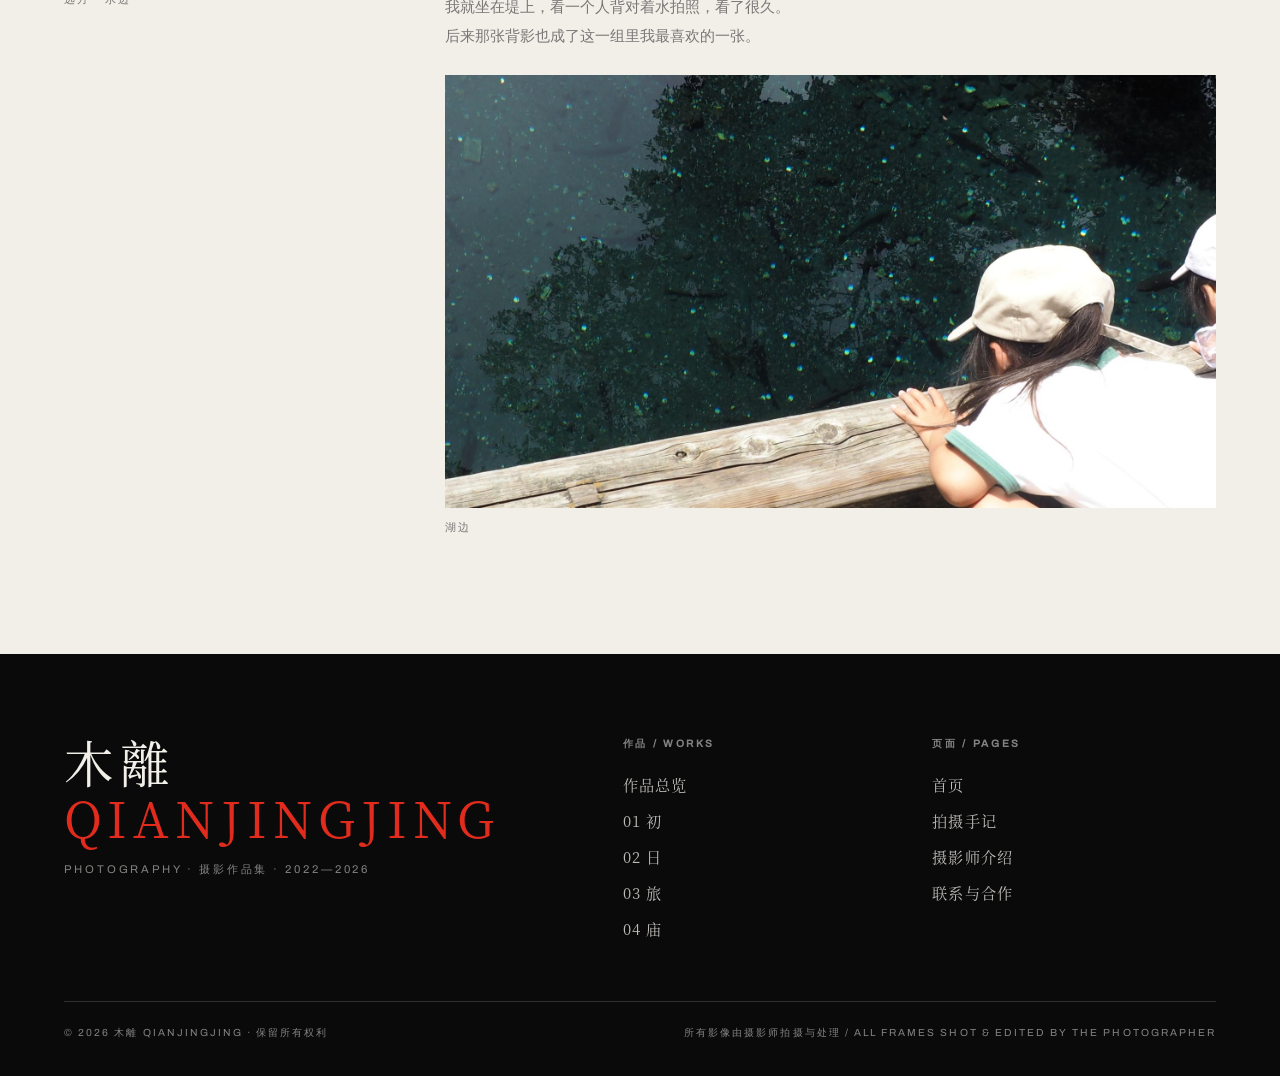
<file: journal.html>
<!DOCTYPE html>
<html lang="zh-CN">
<head>
<meta charset="utf-8">
<meta name="viewport" content="width=device-width, initial-scale=1">
<title>拍摄手记 — 木離 QIANJINGJING</title>
<meta name="description" content="木離 QIANJINGJING 的拍摄手记：关于第一次、等待、黑白、修图与远行。">
<meta name="author" content="木離 QIANJINGJING">
<meta name="theme-color" content="#0a0a0b">
<meta property="og:title" content="拍摄手记 — 木離 QIANJINGJING">
<meta property="og:description" content="木離 QIANJINGJING 的拍摄手记：关于第一次、等待、黑白、修图与远行。">
<meta property="og:type" content="website">
<link rel="stylesheet" href="assets/css/site.css">
</head>
<body class="page-journal.html">
<div class="curtain" aria-hidden="true"><span class="curtain__mark">QIANJINGJING</span></div>
<nav class="nav" aria-label="主导航">
  <div class="nav__inner">
    <a class="nav__brand" href="index.html">木離 <b>QIANJINGJING</b></a>
    <button class="nav__toggle" aria-expanded="false" aria-label="打开菜单"><span></span><span></span><span></span></button>
    <div class="nav__links">
      <a href="index.html">首页</a>
      <a href="works.html">作品</a>
      <a href="journal.html" aria-current="page">手记</a>
      <a href="about.html">关于</a>
      <a href="contact.html">联系</a>
    </div>
  </div>
</nav>

<section class="section on-paper" style="padding-top:clamp(120px,18vh,200px)">
  <div class="u-wrap u-max">
    <div class="section__head" data-reveal="up">
      <span class="eyebrow section__index">手记 / FIELD NOTES</span>
      <h1 class="cn-display" style="font-size:clamp(2.8rem,10vw,8rem);letter-spacing:.1em">拍摄手记</h1>
      <p class="section__latin">Notes from the field · 2022—2026</p>
    </div>
    <div class="journal__list">
      <article class="entry">
  <div class="entry__side" data-reveal="up">
    <b>01</b>
    <span>2022—2023</span>
    <span>起步 · 街巷</span>
  </div>
  <div class="entry__body">
    <h3 data-reveal="up">第一批照片里有一只猫，我按了快门，然后什么也没想。</h3>
    <p data-reveal="up">相机是借来的，存储卡是最便宜的那种。我不知道该拍什么，就对着能看见的东西按快门。<br>那批照片有一只坐在干草里的猫，有一个写着「40」的限速牌，还有一张被电线切开的天空。<br>后来整理的时候我才发现，我一直在拍同一件事：光落在什么地方。</p>
    <figure data-reveal="up"><img src="assets/img/begin/begin-03.jpg" alt="猫" width="1800" height="1350" decoding="async"><figcaption>猫</figcaption></figure>
  </div>
</article>
      <article class="entry">
  <div class="entry__side" data-reveal="up">
    <b>02</b>
    <span>2023</span>
    <span>校园 · 黄昏</span>
  </div>
  <div class="entry__body">
    <h3 data-reveal="up">云压得很低，有一条光从云缝里烧过去，我等它烧完。</h3>
    <p data-reveal="up">那是一个傍晚，我在教学楼之间绕了很久，找一个能把天空放进画框的角度。<br>最后停在一堵墙和另一栋楼之间：左边全黑，右边云缝里有一条正在烧完的光。<br>那张照片后来成了整个作品集的开场。我想，拍光就是拍它只剩下几分钟的那段时间。</p>
    <figure data-reveal="up"><img src="assets/img/days/days-02.jpg" alt="晚照" width="1800" height="1350" decoding="async"><figcaption>晚照</figcaption></figure>
  </div>
</article>
      <article class="entry">
  <div class="entry__side" data-reveal="up">
    <b>03</b>
    <span>2023.09</span>
    <span>古庙 · 檐下</span>
  </div>
  <div class="entry__body">
    <h3 data-reveal="up">鸟从屋檐的缝隙里穿过去，那天我一张也没拍到它们停下。</h3>
    <p data-reveal="up">同一天上午我还在校园里拍过一片田野，到了下午，人已经在另一座庙的檐下。<br>屋檐把天空切成一条很窄的缝，鸟群从缝里过。我举着相机等了四十分钟，<br>拍到的全是飞行中的一团影子，没有一张是停住的。<br>后来我才明白，鸟不下来才是那座庙真正的样子。</p>
    <figure data-reveal="up"><img src="assets/img/temple/temple-01.jpg" alt="檐与群鸟" width="1800" height="1350" decoding="async"><figcaption>檐与群鸟</figcaption></figure>
  </div>
</article>
      <article class="entry">
  <div class="entry__side" data-reveal="up">
    <b>04</b>
    <span>2023</span>
    <span>校园 · 银杏</span>
  </div>
  <div class="entry__body">
    <h3 data-reveal="up">银杏把整条路点着，我拍了六次才拍到没有人的那一张。</h3>
    <p data-reveal="up">银杏最好看的那天也是人最多的那天。我换了三个位置、五个时间，<br>最后选的是早上七点，整条路是金的，只有扫地的阿姨在画面边缘。<br>她没有抬头，那张也没有。</p>
    <figure data-reveal="up"><img src="assets/img/days/days-06.jpg" alt="银杏" width="1800" height="1350" decoding="async"><figcaption>银杏</figcaption></figure>
  </div>
</article>
      <article class="entry">
  <div class="entry__side" data-reveal="up">
    <b>05</b>
    <span>2026.08</span>
    <span>远方 · 街市</span>
  </div>
  <div class="entry__body">
    <h3 data-reveal="up">出发的第二天，我不再找构图，只是看。</h3>
    <p data-reveal="up">第一天的照片全是地标，很努力，很一般。<br>第二天下雨，我在便利店门口坐着，看鹿在公园里低头，看路口的车灯把雨照成两条线。<br>我一张也没有拍。那天晚上整理，决定只留三张。</p>
    <figure data-reveal="up"><img src="assets/img/journey/journey-02.jpg" alt="十字路口" width="1800" height="1012" decoding="async"><figcaption>十字路口</figcaption></figure>
  </div>
</article>
      <article class="entry">
  <div class="entry__side" data-reveal="up">
    <b>06</b>
    <span>2026.08</span>
    <span>远方 · 水边</span>
  </div>
  <div class="entry__body">
    <h3 data-reveal="up">最后一张是在堤上拍的，无人机在包里，没有拿出来。</h3>
    <p data-reveal="up">相机包里还剩一台微型无人机，那天海边风很大，没有起飞。<br>我就坐在堤上，看一个人背对着水拍照，看了很久。<br>后来那张背影也成了这一组里我最喜欢的一张。</p>
    <figure data-reveal="up"><img src="assets/img/journey/journey-11.jpg" alt="湖边" width="1800" height="1012" decoding="async"><figcaption>湖边</figcaption></figure>
  </div>
</article>
    </div>
  </div>
</section>
<footer class="foot">
  <div class="u-wrap">
    <div class="foot__top">
      <div>
        <p class="foot__name">木離 <b>QIANJINGJING</b></p>
        <p class="foot__role">Photography · 摄影作品集 · 2022—2026</p>
      </div>
      <div class="foot__cols">
        <div class="foot__col">
          <b>作品 / Works</b>
          <a href="works.html">作品总览</a>
          <a href="series-begin.html">01 初</a>
          <a href="series-days.html">02 日</a>
          <a href="series-journey.html">03 旅</a>
          <a href="series-temple.html">04 庙</a>
        </div>
        <div class="foot__col">
          <b>页面 / Pages</b>
          <a href="index.html">首页</a>
          <a href="journal.html">拍摄手记</a>
          <a href="about.html">摄影师介绍</a>
          <a href="contact.html">联系与合作</a>
        </div>
      </div>
    </div>
    <div class="foot__bottom">
      <span>© <span data-year>2026</span> 木離 QIANJINGJING · 保留所有权利</span>
      <span>所有影像由摄影师拍摄与处理 / All frames shot &amp; edited by the photographer</span>
    </div>
  </div>
</footer>
<script src="assets/js/site.js"></script>
</body>
</html>
</file>
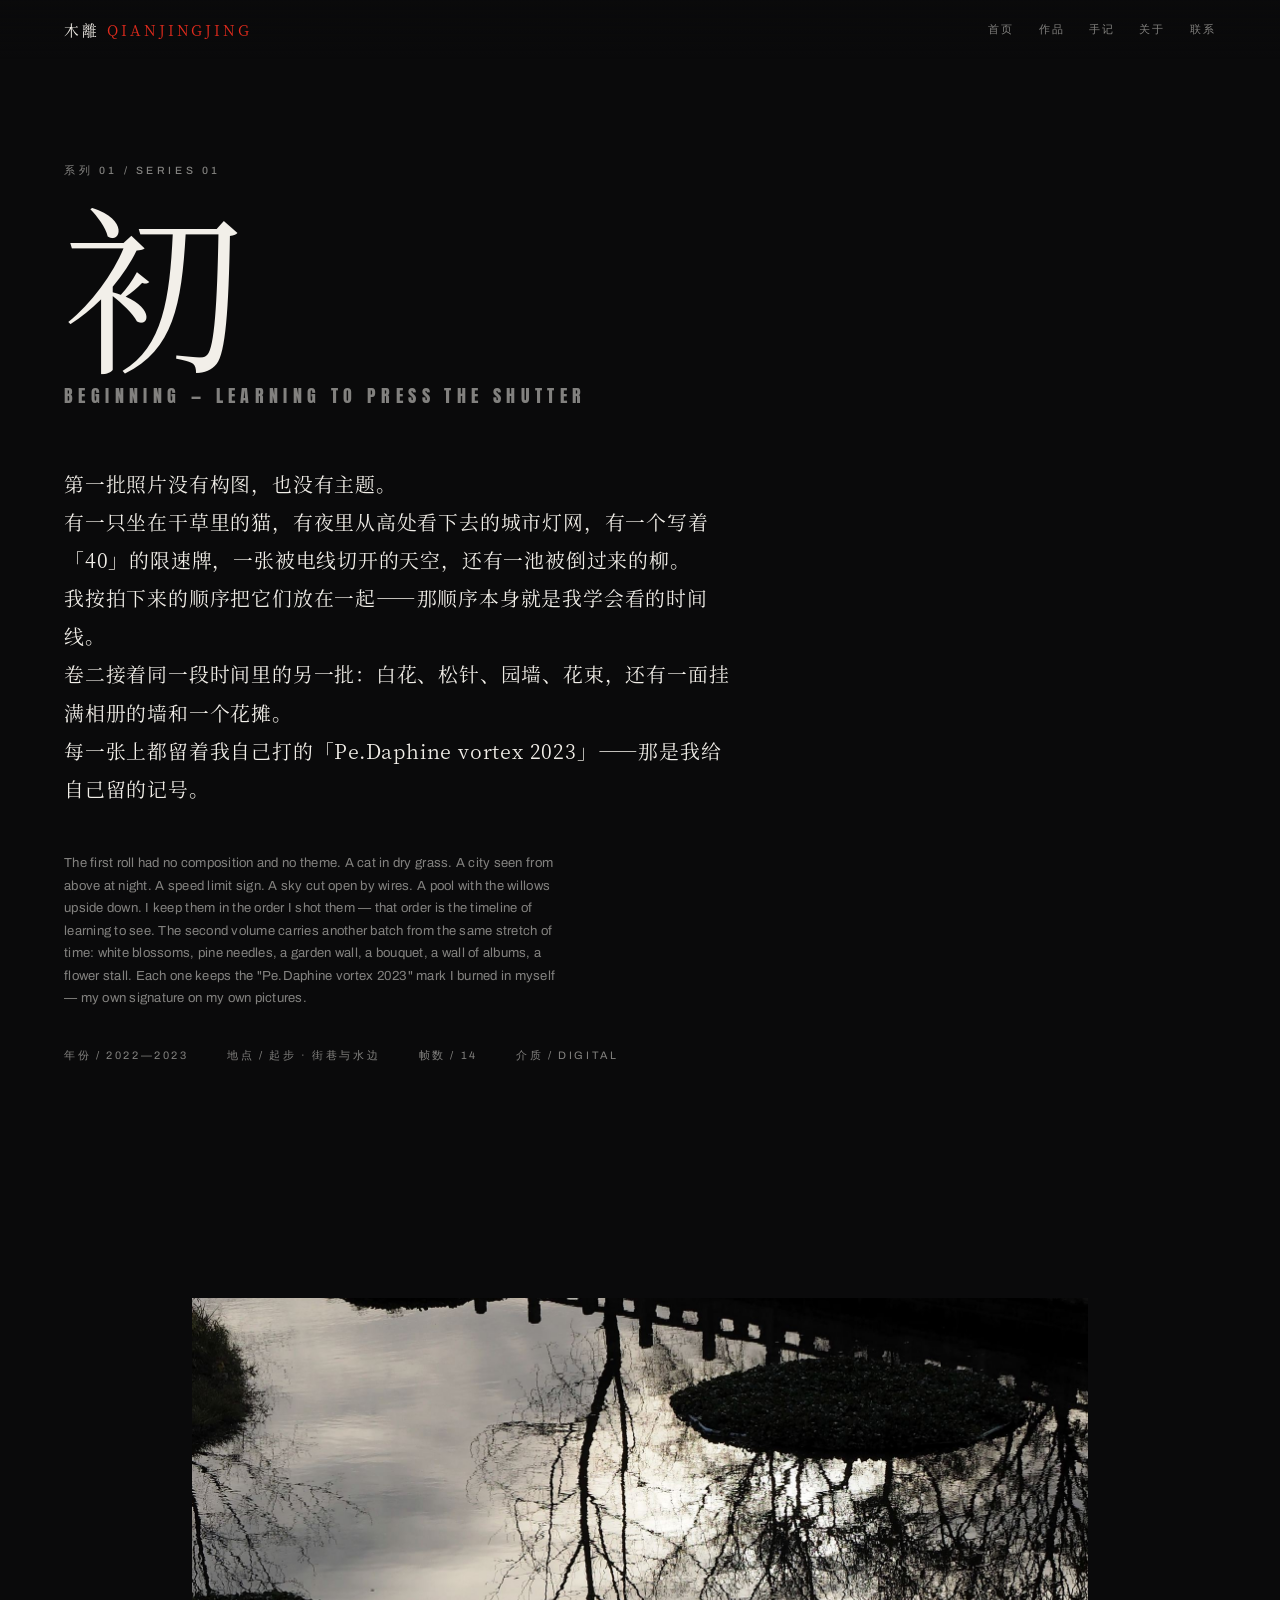
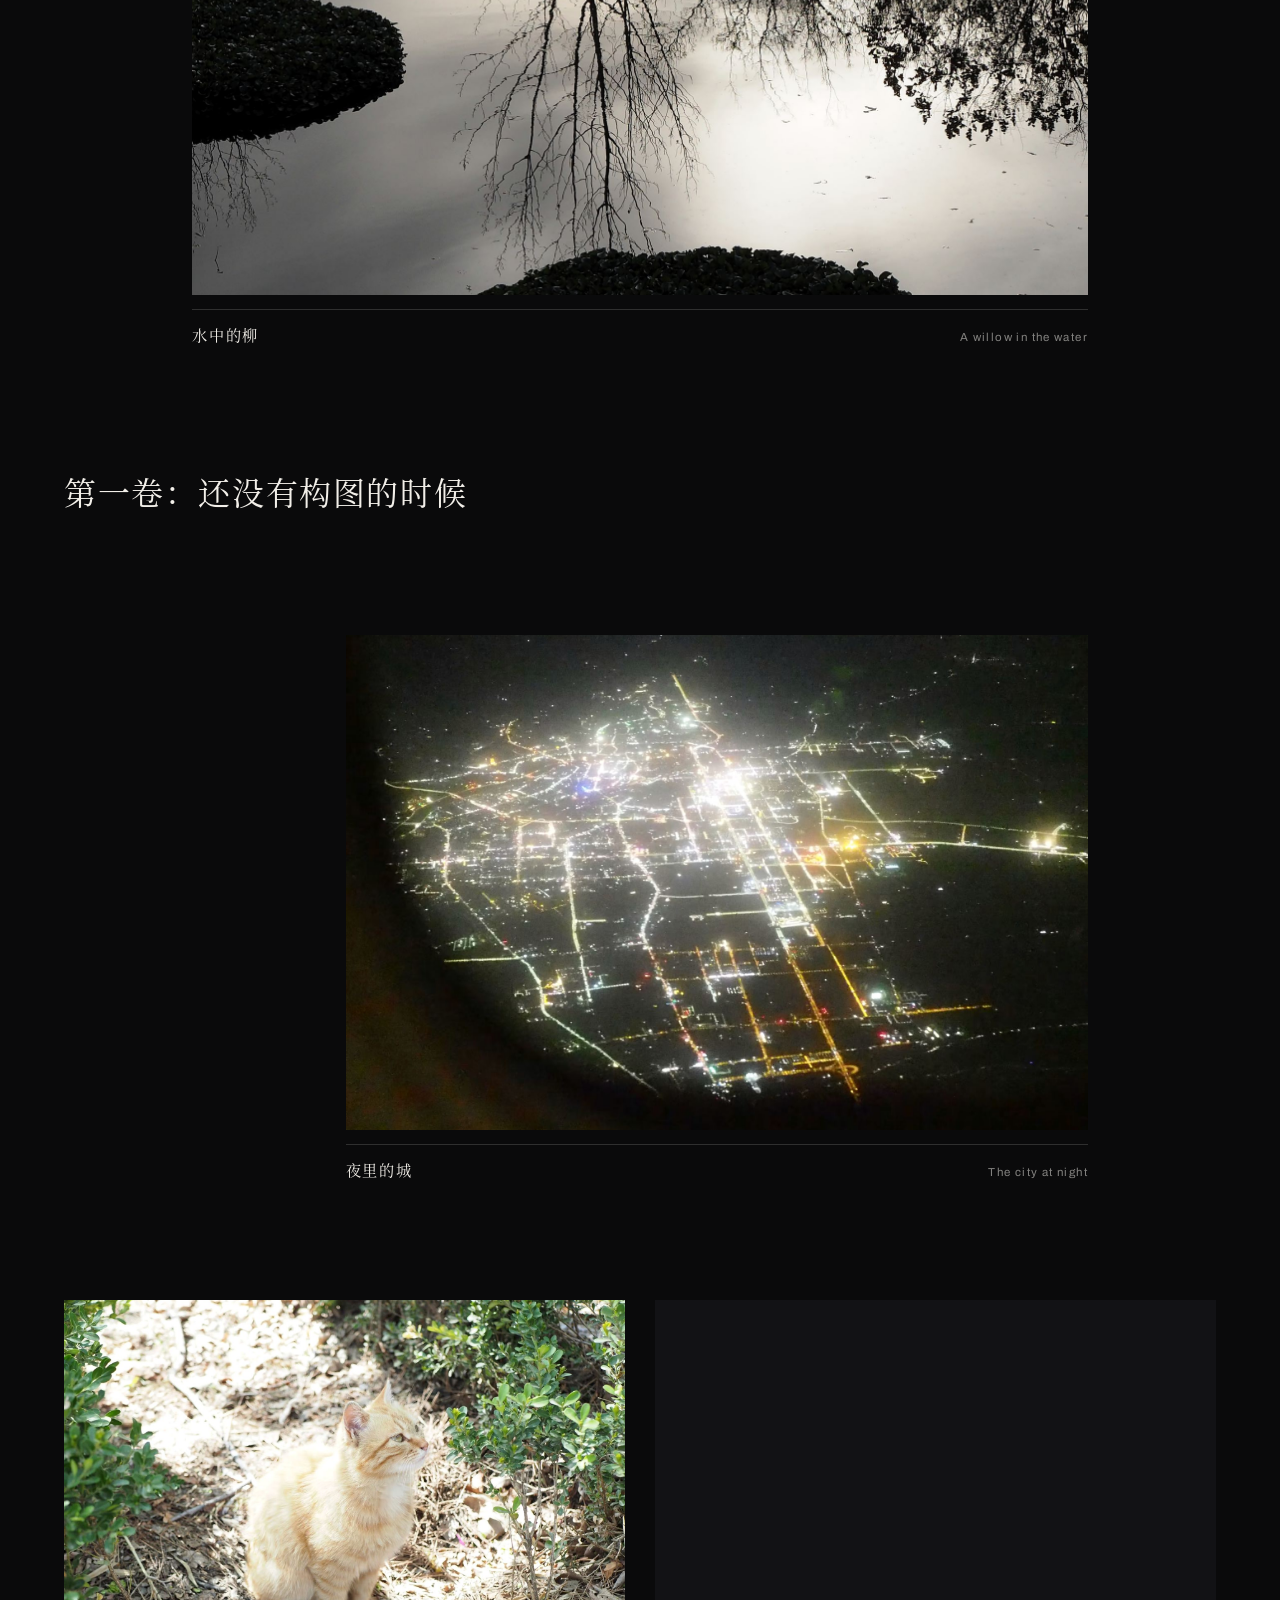
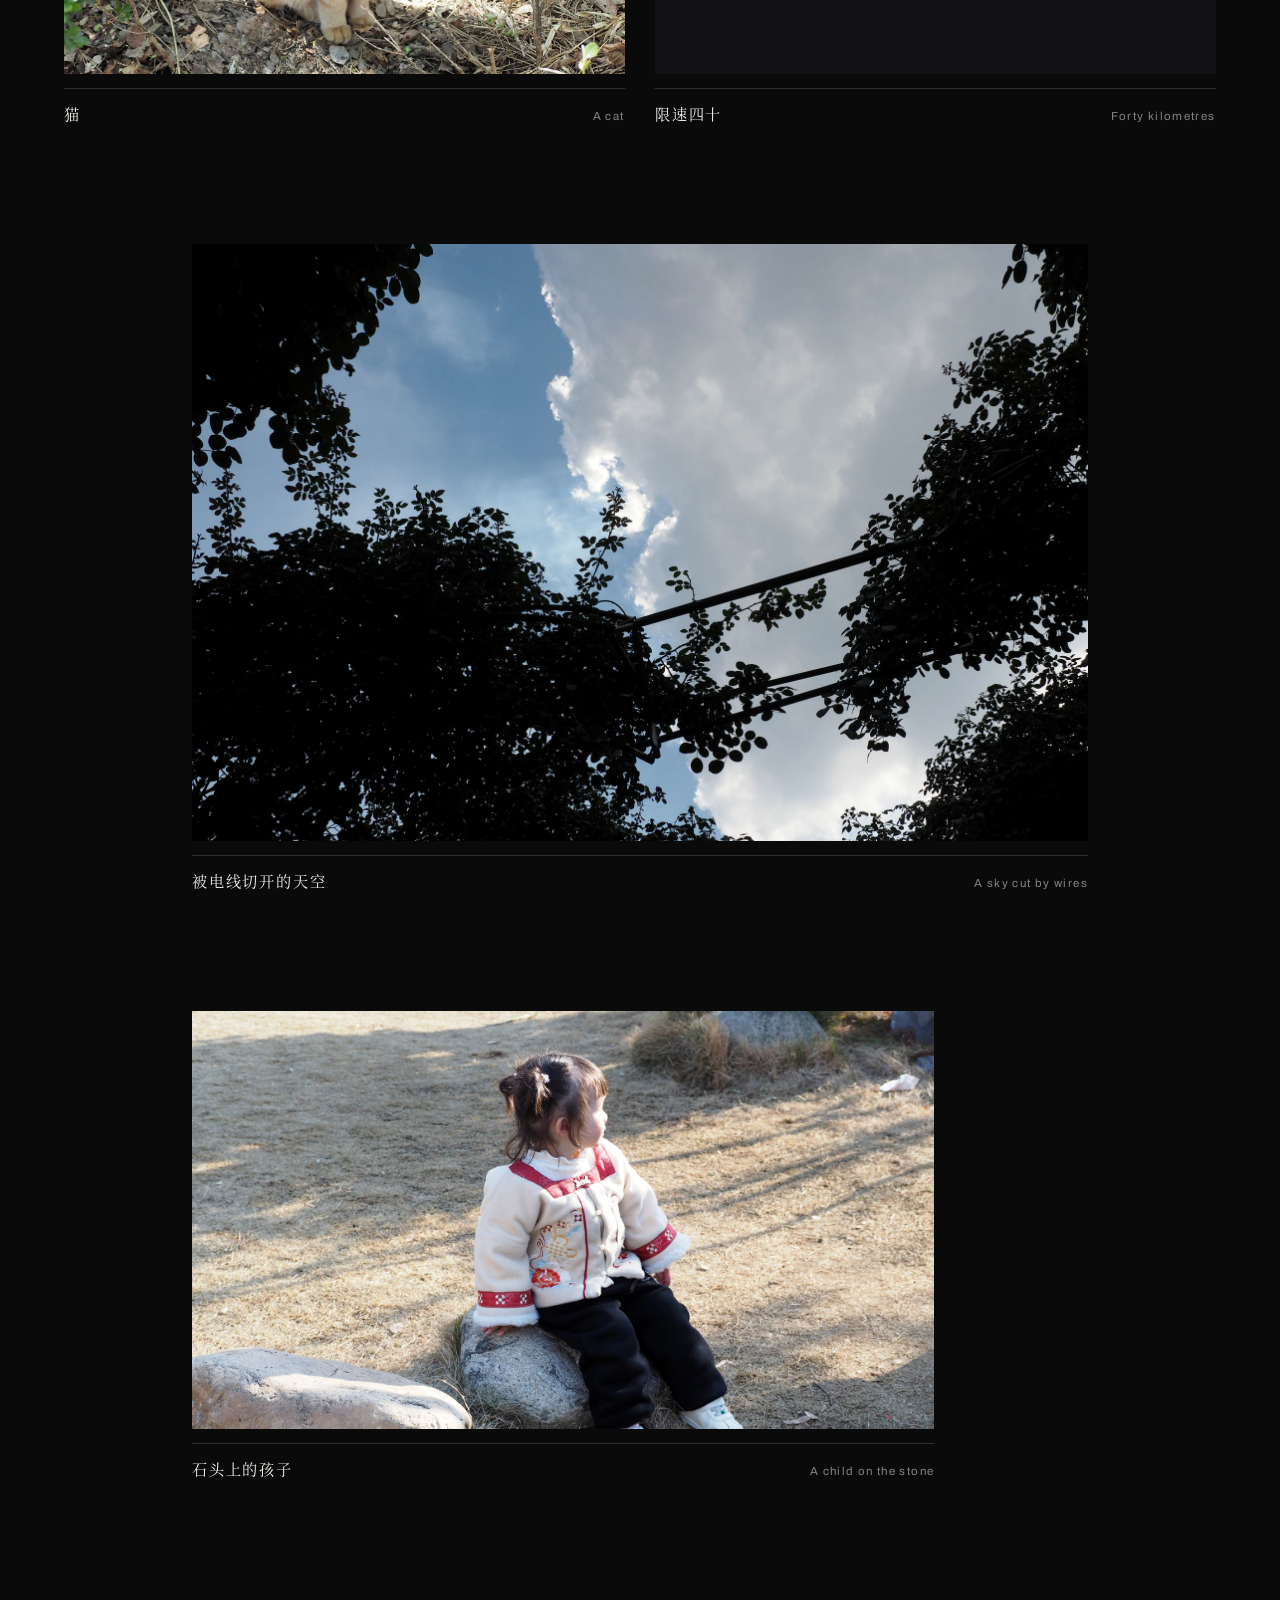
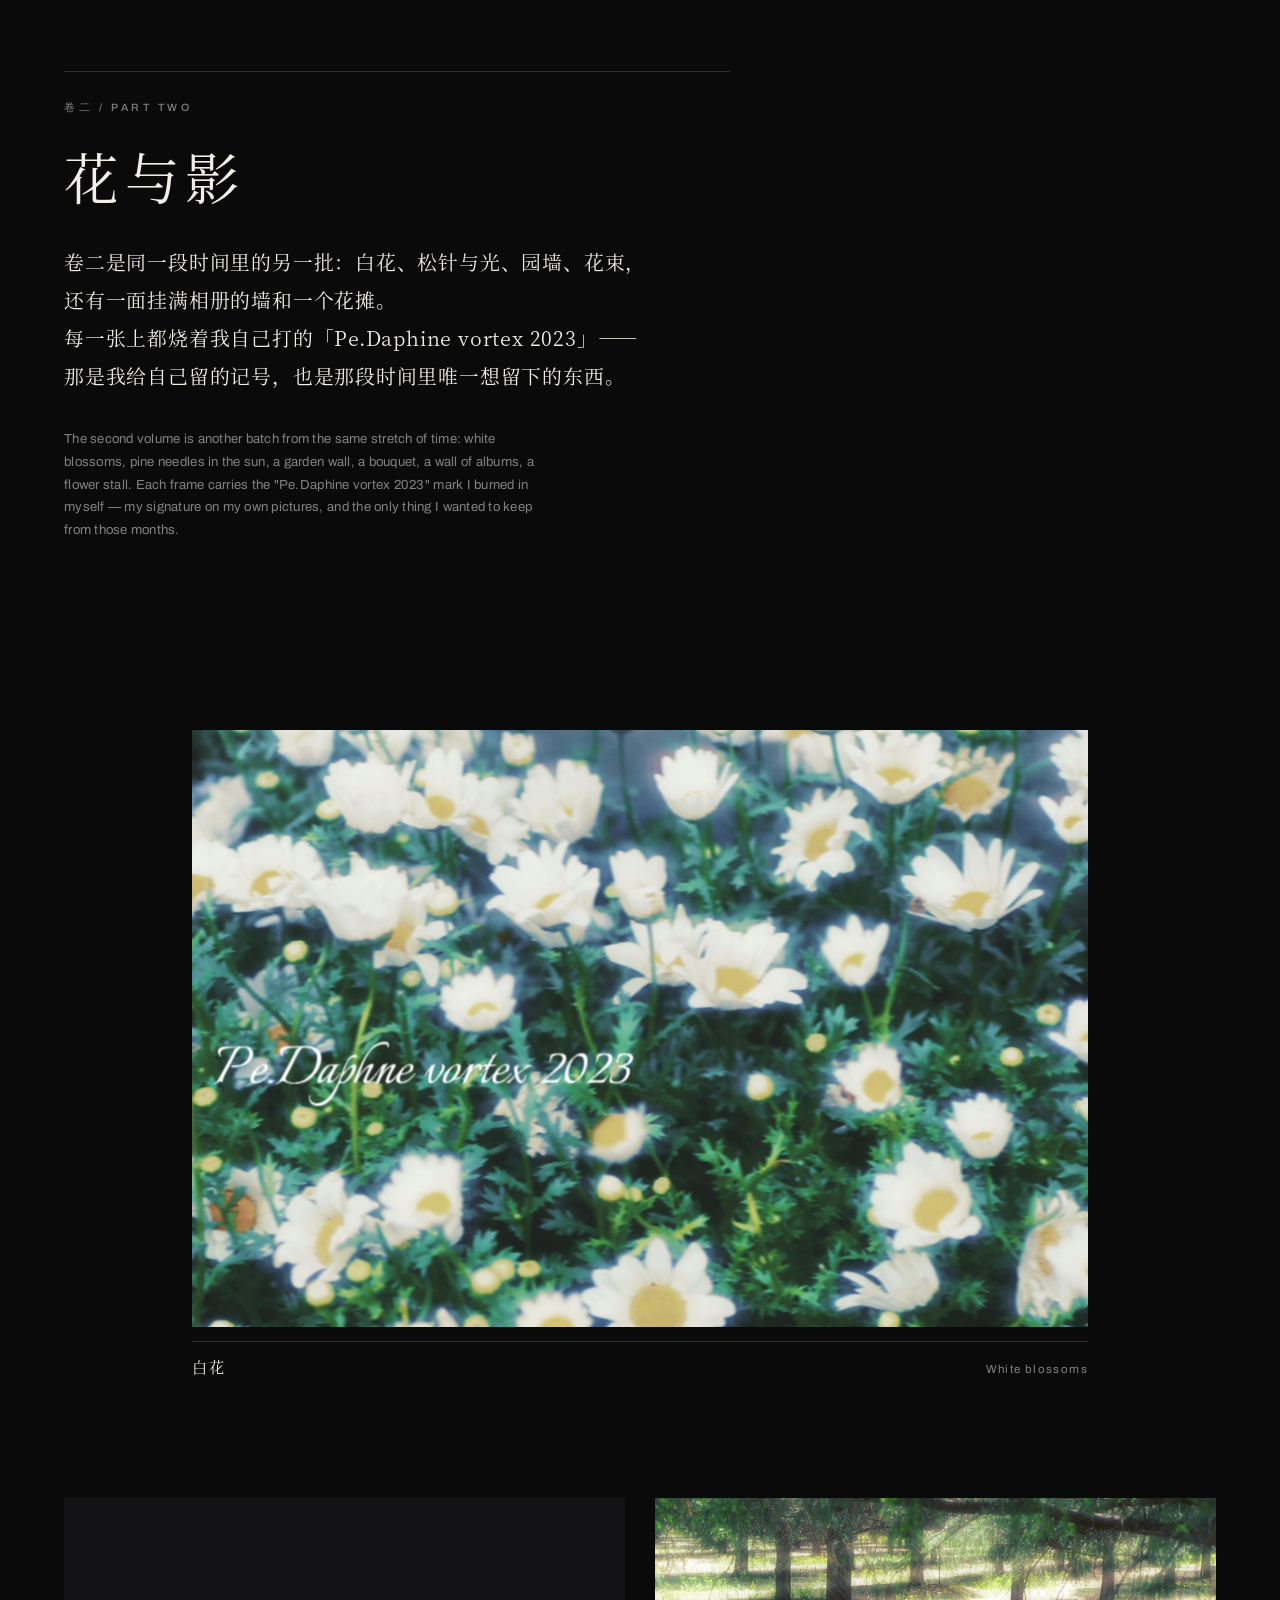
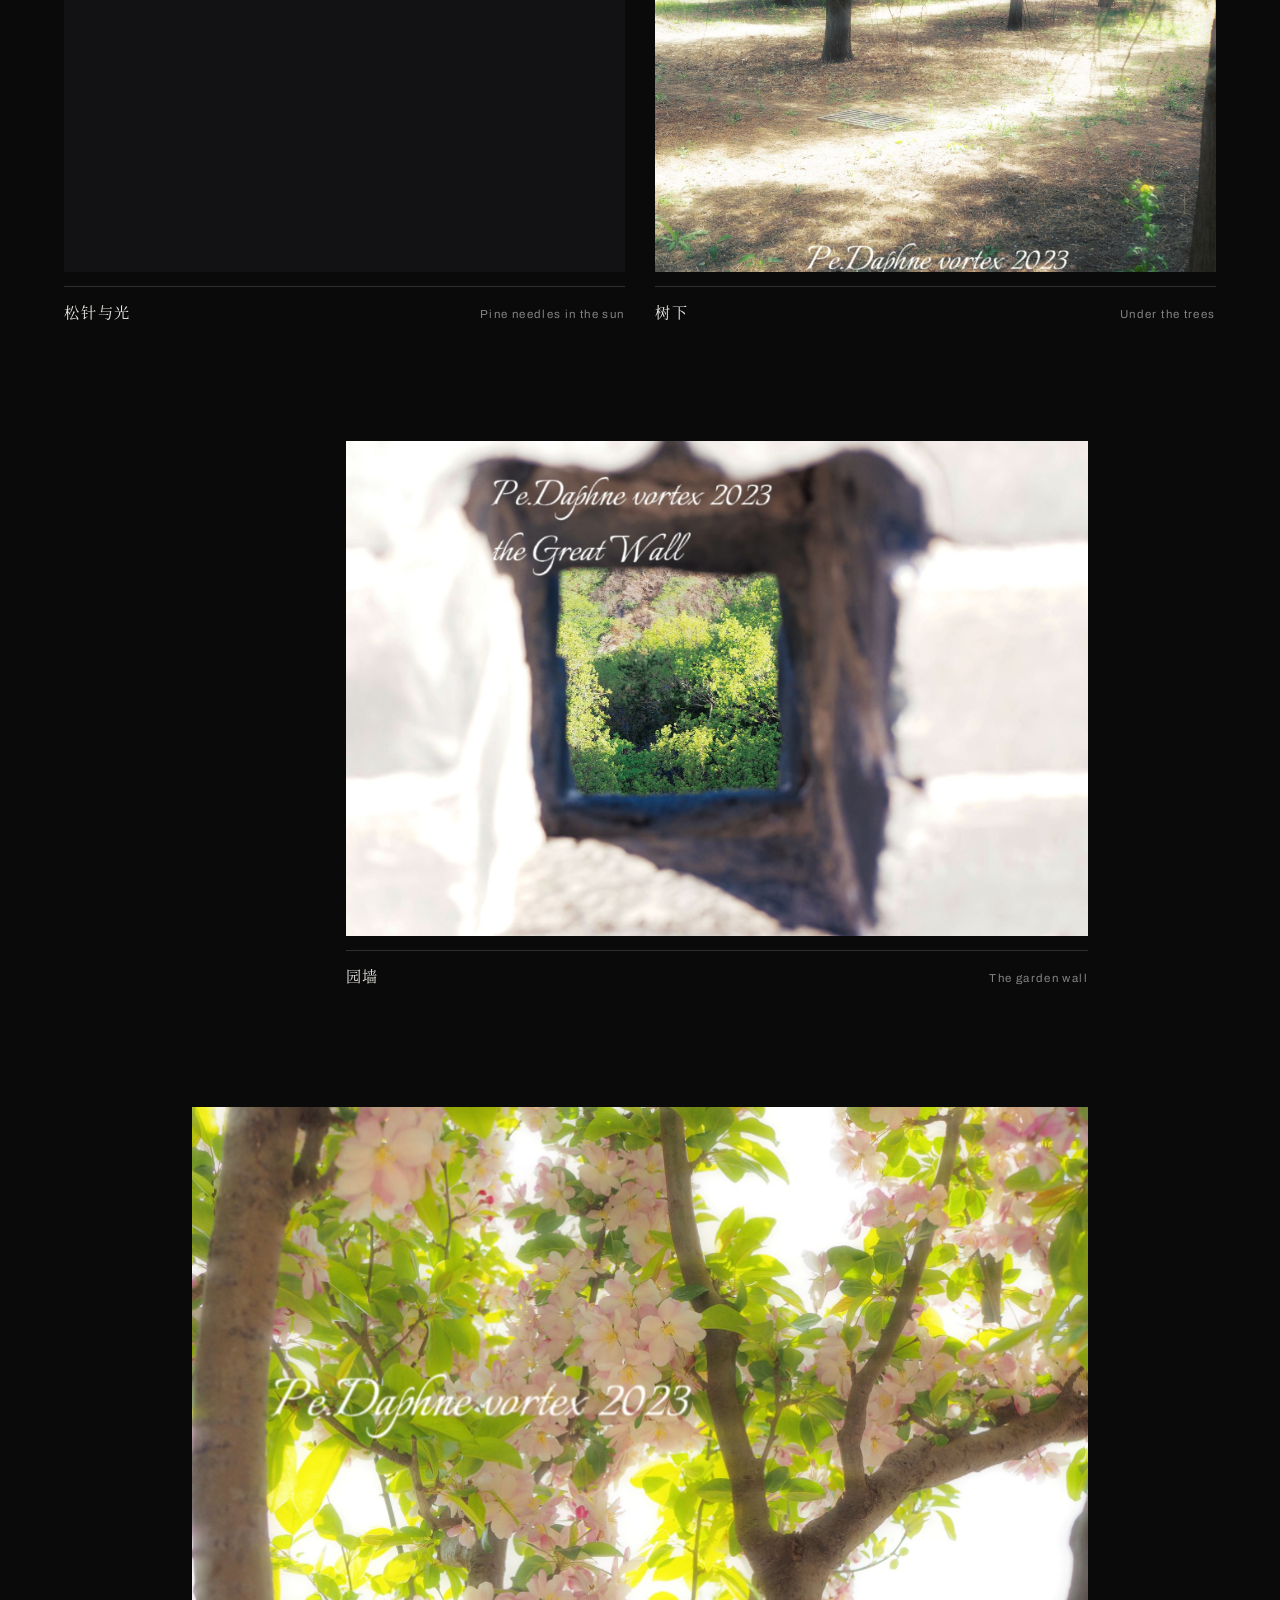
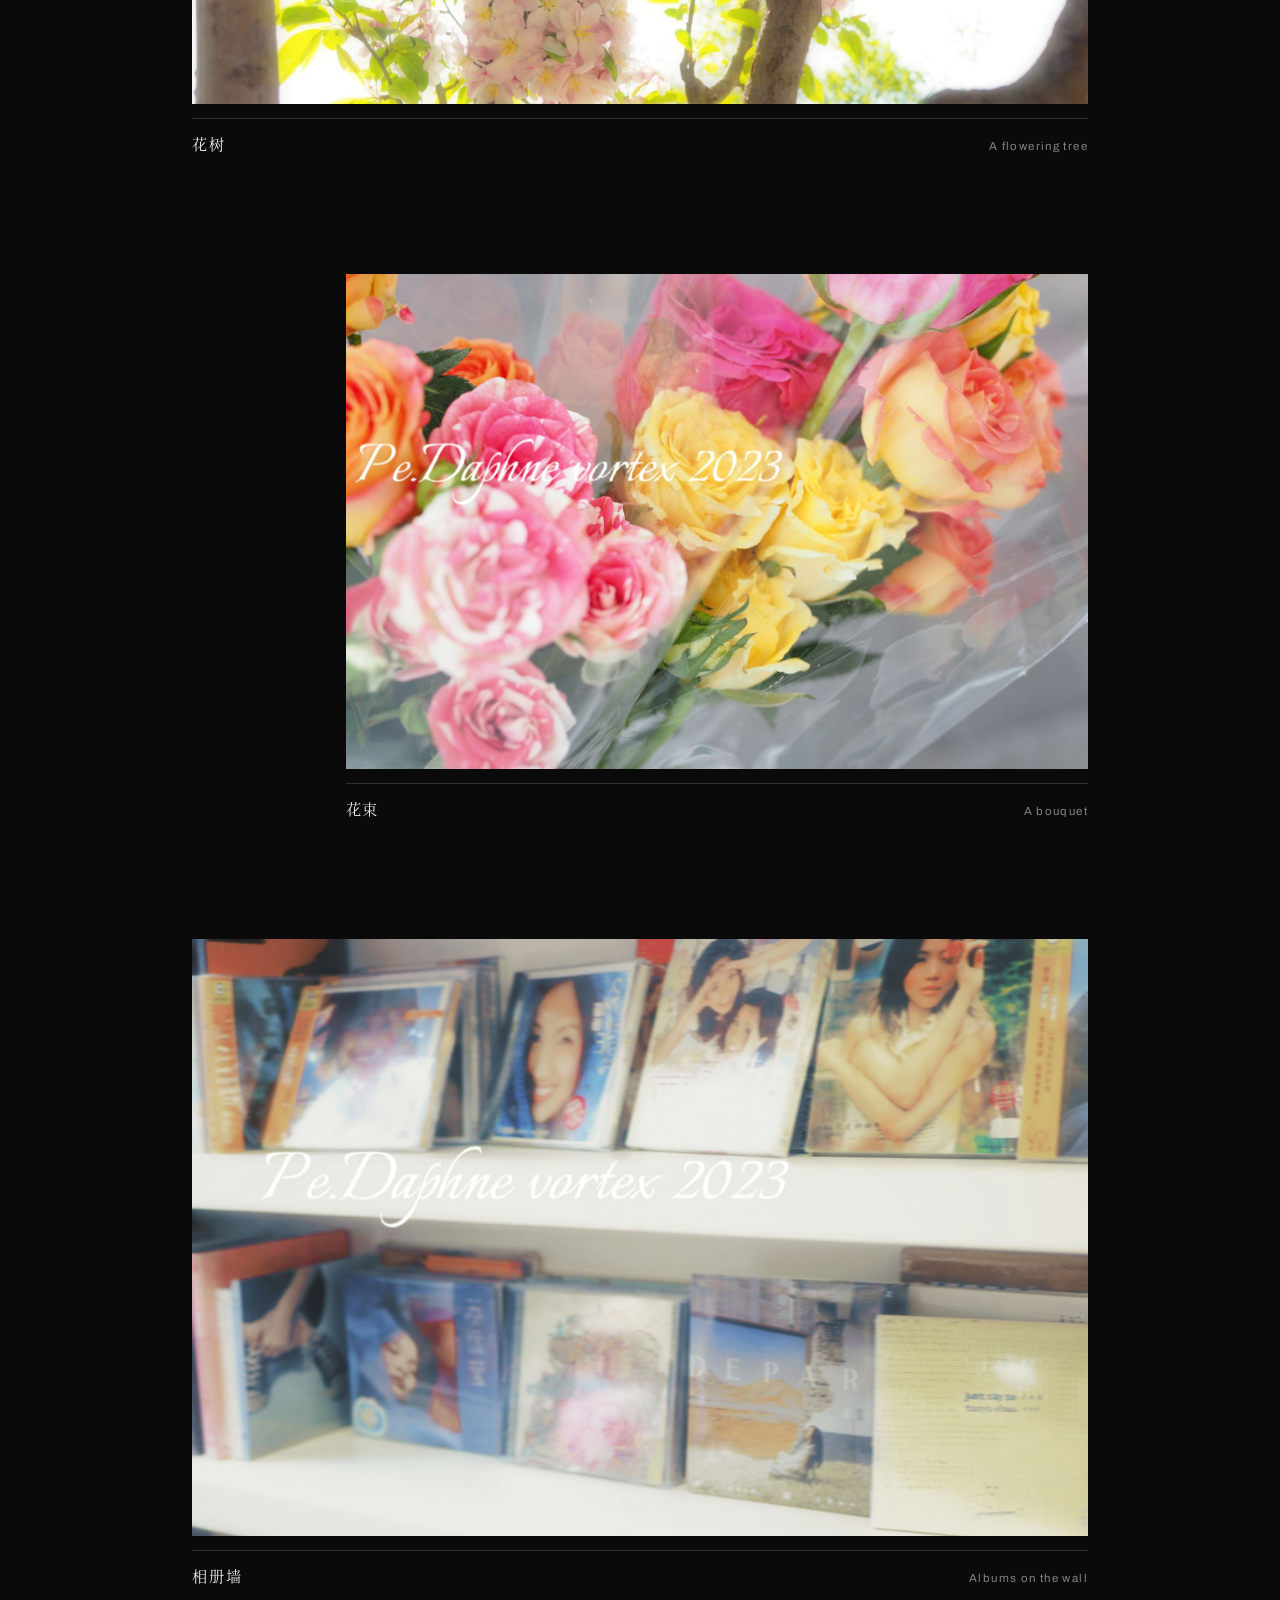
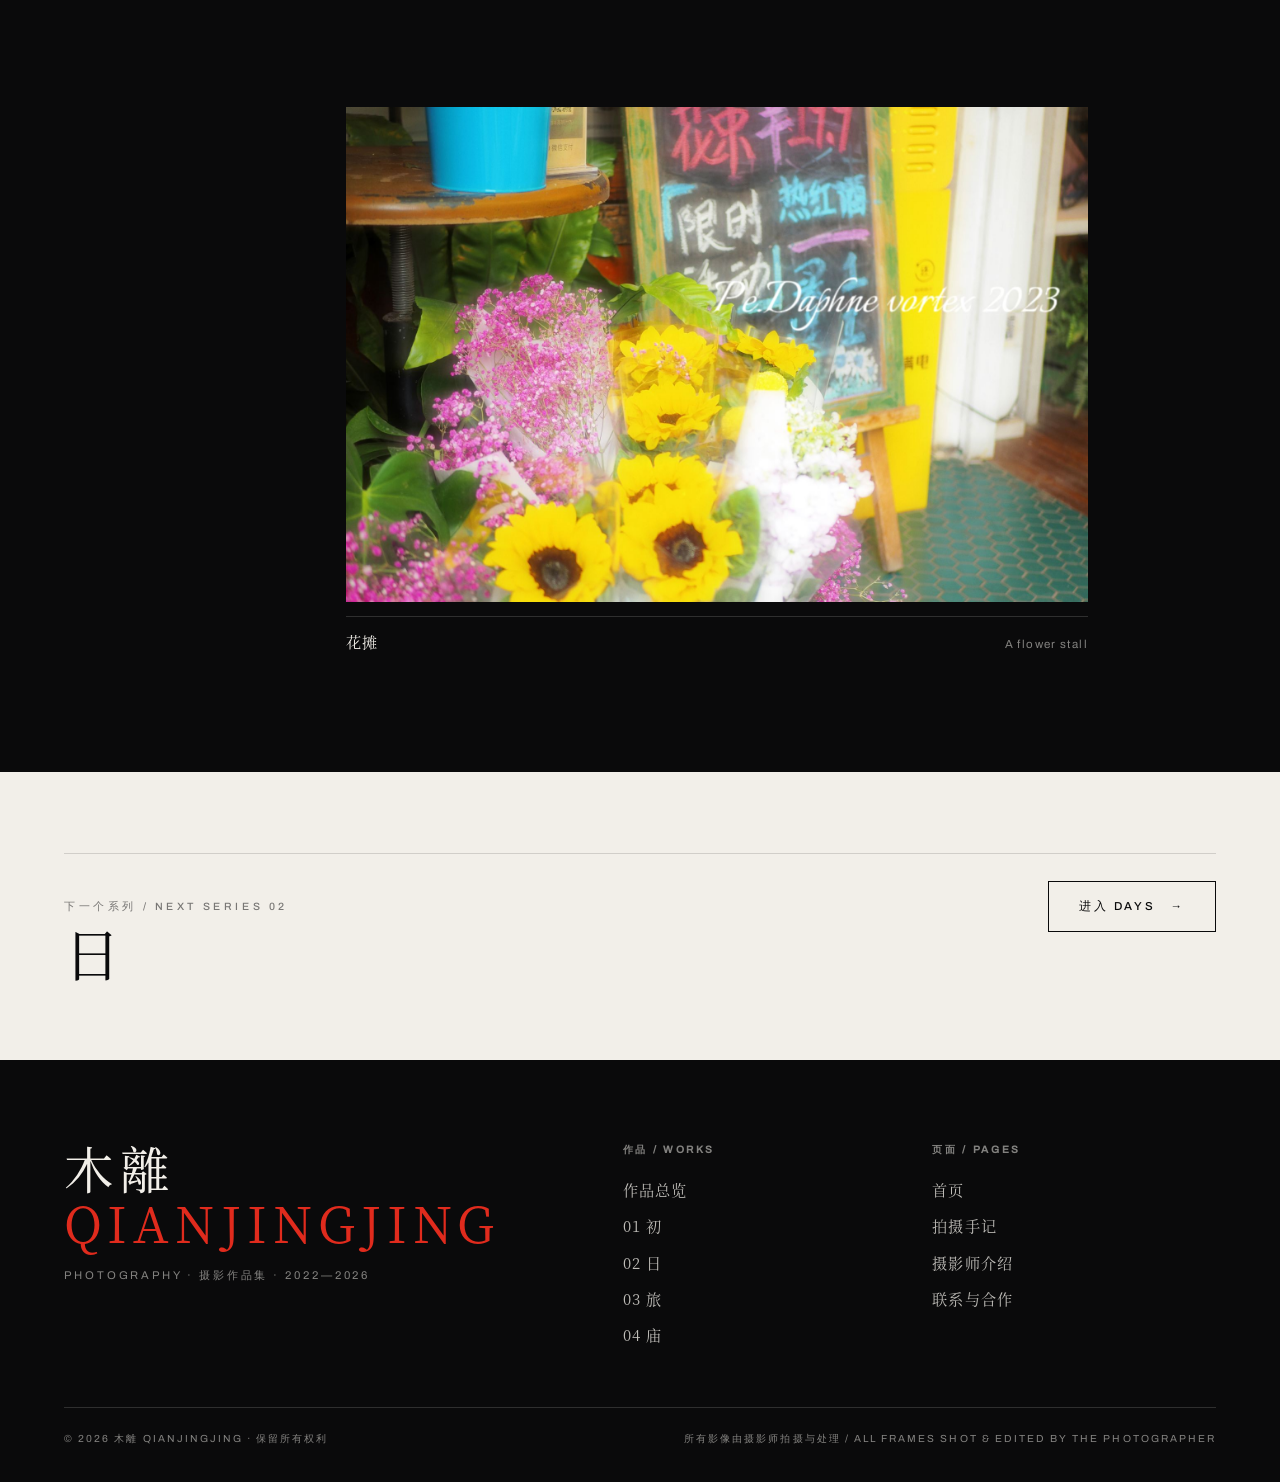
<file: series-begin.html>
<!DOCTYPE html>
<html lang="zh-CN">
<head>
<meta charset="utf-8">
<meta name="viewport" content="width=device-width, initial-scale=1">
<title>01 初 — 木離 QIANJINGJING</title>
<meta name="description" content="木離 初 系列 — Learning to Press the Shutter。第一批照片没有构图，也没有主题。 有一只坐在干草里的猫，有夜里从高处看下去的城市灯网，有一个写着「40」的限速牌，一张被电线切开的天空，还有一池被倒过来的柳。 我按拍下来的顺序把它们放在一起——那顺序本身就是我学会看的时间线。 卷二接着同一段时间里的另一批：白花、松针、园墙、花束，还有一面挂满相册的墙和一个花摊。 每一张上都留着我自己打的「Pe.Daphine vortex 2023」——那是我给自己留的记号。">
<meta name="author" content="木離 QIANJINGJING">
<meta name="theme-color" content="#0a0a0b">
<meta property="og:title" content="01 初 — 木離 QIANJINGJING">
<meta property="og:description" content="木離 初 系列 — Learning to Press the Shutter。第一批照片没有构图，也没有主题。 有一只坐在干草里的猫，有夜里从高处看下去的城市灯网，有一个写着「40」的限速牌，一张被电线切开的天空，还有一池被倒过来的柳。 我按拍下来的顺序把它们放在一起——那顺序本身就是我学会看的时间线。 卷二接着同一段时间里的另一批：白花、松针、园墙、花束，还有一面挂满相册的墙和一个花摊。 每一张上都留着我自己打的「Pe.Daphine vortex 2023」——那是我给自己留的记号。">
<meta property="og:type" content="website">
<link rel="stylesheet" href="assets/css/site.css">
</head>
<body class="page-series-begin.html">
<div class="curtain" aria-hidden="true"><span class="curtain__mark">QIANJINGJING</span></div>
<nav class="nav" aria-label="主导航">
  <div class="nav__inner">
    <a class="nav__brand" href="index.html">木離 <b>QIANJINGJING</b></a>
    <button class="nav__toggle" aria-expanded="false" aria-label="打开菜单"><span></span><span></span><span></span></button>
    <div class="nav__links">
      <a href="index.html">首页</a>
      <a href="works.html">作品</a>
      <a href="journal.html">手记</a>
      <a href="about.html">关于</a>
      <a href="contact.html">联系</a>
    </div>
  </div>
</nav>
<section class="section on-ink" style="padding-top:clamp(120px,18vh,200px)">
  <div class="u-wrap u-max">
    <div class="section__head" data-reveal="up">
      <span class="eyebrow section__index">系列 01 / SERIES 01</span>
      <h1 class="cn-display" style="font-size:clamp(3.4rem,14vw,12rem);letter-spacing:.12em">初</h1>
      <p class="section__latin">BEGINNING — Learning to Press the Shutter</p>
    </div>
    <div style="display:grid;grid-template-columns:minmax(0,1fr);gap:clamp(22px,3.4vw,48px);max-width:74ch">
      <p class="lead-cn" data-reveal="up">第一批照片没有构图，也没有主题。<br>有一只坐在干草里的猫，有夜里从高处看下去的城市灯网，有一个写着「40」的限速牌，一张被电线切开的天空，还有一池被倒过来的柳。<br>我按拍下来的顺序把它们放在一起——那顺序本身就是我学会看的时间线。<br>卷二接着同一段时间里的另一批：白花、松针、园墙、花束，还有一面挂满相册的墙和一个花摊。<br>每一张上都留着我自己打的「Pe.Daphine vortex 2023」——那是我给自己留的记号。</p>
      <p class="lead-en" data-reveal="up">The first roll had no composition and no theme.
A cat in dry grass. A city seen from above at night. A speed limit sign. A sky cut open by wires. A pool with the willows upside down.
I keep them in the order I shot them — that order is the timeline of learning to see.
The second volume carries another batch from the same stretch of time: white blossoms, pine needles, a garden wall, a bouquet, a wall of albums, a flower stall.
Each one keeps the "Pe.Daphine vortex 2023" mark I burned in myself — my own signature on my own pictures.</p>
    </div>
    <div style="display:flex;gap:clamp(18px,3vw,44px);flex-wrap:wrap;margin-top:clamp(24px,4vh,44px);font-size:.68rem;letter-spacing:.24em;text-transform:uppercase;color:var(--dim)" data-reveal="up">
      <span>年份 / 2022—2023</span>
      <span>地点 / 起步 · 街巷与水边</span>
      <span>帧数 / 14</span>
      <span>介质 / DIGITAL</span>
    </div>
  </div>
</section>
<div class="u-wrap u-max">
<figure class="plate plate--full plate--std " data-reveal="up">
  <div class="plate__frame plate__frame--std"><img src="assets/img/begin/begin-01.jpg" alt="水中的柳" width="1800" height="1350" decoding="async"></div>
  <div class="plate__cap"><b>水中的柳</b><span>A willow in the water</span></div>
</figure>
</div>
<section class="section on-ink" style="padding-block:0">
  <div class="u-wrap u-max"><blockquote class="quote" data-reveal="up">第一卷：还没有构图的时候</blockquote></div>
</section>
<div class="u-wrap u-max">
<figure class="plate plate--full plate--std plate--offset" data-reveal="up">
  <div class="plate__frame plate__frame--std"><img src="assets/img/begin/begin-02.jpg" alt="夜里的城" width="1800" height="1350" decoding="async"></div>
  <div class="plate__cap"><b>夜里的城</b><span>The city at night</span></div>
</figure>
</div>
<div class="u-wrap u-max">
<div class="duo" style="margin-block:clamp(70px,13vh,170px)">
  <figure class="plate__item" data-reveal="up">
  <div class="plate__frame plate__frame--std"><img src="assets/img/begin/begin-03.jpg" alt="猫" width="1800" height="1350" decoding="async"></div>
  <div class="plate__cap"><b>猫</b><span>A cat</span></div>
</figure>
  <figure class="plate__item" data-reveal="up">
  <div class="plate__frame plate__frame--std"><img src="assets/img/begin/begin-04.jpg" alt="限速四十" width="1800" height="1350" decoding="async"></div>
  <div class="plate__cap"><b>限速四十</b><span>Forty kilometres</span></div>
</figure>
</div>
</div>
<div class="u-wrap u-max">
<figure class="plate plate--full plate--std " data-reveal="up">
  <div class="plate__frame plate__frame--std"><img src="assets/img/begin/begin-05.jpg" alt="被电线切开的天空" width="1800" height="1350" decoding="async"></div>
  <div class="plate__cap"><b>被电线切开的天空</b><span>A sky cut by wires</span></div>
</figure>
</div>
<div class="u-wrap u-max">
<figure class="plate plate--full plate--wide plate--offset-left" data-reveal="up">
  <div class="plate__frame plate__frame--wide"><img src="assets/img/begin/begin-06.jpg" alt="石头上的孩子" width="1800" height="1012" decoding="async"></div>
  <div class="plate__cap"><b>石头上的孩子</b><span>A child on the stone</span></div>
</figure>
</div>
<section class="section on-ink" style="padding-block:clamp(46px,8vh,110px)">
  <div class="u-wrap u-max">
    <div class="split" data-reveal="up">
      <span class="eyebrow">卷二 / PART TWO</span>
      <h3 class="split__title">花与影</h3>
      <div style="display:grid;grid-template-columns:minmax(0,1fr);gap:clamp(18px,2.6vw,38px);max-width:74ch">
        <p class="lead-cn">卷二是同一段时间里的另一批：白花、松针与光、园墙、花束，<br>还有一面挂满相册的墙和一个花摊。<br>每一张上都烧着我自己打的「Pe.Daphine vortex 2023」——<br>那是我给自己留的记号，也是那段时间里唯一想留下的东西。</p>
        <p class="lead-en">The second volume is another batch from the same stretch of time: white blossoms, pine needles in the sun, a garden wall, a bouquet, a wall of albums, a flower stall.
Each frame carries the "Pe.Daphine vortex 2023" mark I burned in myself — my signature on my own pictures, and the only thing I wanted to keep from those months.</p>
      </div>
    </div>
  </div>
</section>
<div class="u-wrap u-max">
<figure class="plate plate--full plate--std " data-reveal="up">
  <div class="plate__frame plate__frame--std"><img src="assets/img/begin/begin-07.jpg" alt="白花" width="1800" height="1350" decoding="async"></div>
  <div class="plate__cap"><b>白花</b><span>White blossoms</span></div>
</figure>
</div>

<div class="u-wrap u-max">
<div class="duo" style="margin-block:clamp(70px,13vh,170px)">
  <figure class="plate__item" data-reveal="up">
  <div class="plate__frame plate__frame--std"><img src="assets/img/begin/begin-08.jpg" alt="松针与光" width="1800" height="1350" decoding="async"></div>
  <div class="plate__cap"><b>松针与光</b><span>Pine needles in the sun</span></div>
</figure>
  <figure class="plate__item" data-reveal="up">
  <div class="plate__frame plate__frame--std"><img src="assets/img/begin/begin-09.jpg" alt="树下" width="1800" height="1350" decoding="async"></div>
  <div class="plate__cap"><b>树下</b><span>Under the trees</span></div>
</figure>
</div>
</div>

<div class="u-wrap u-max">
<figure class="plate plate--full plate--std plate--offset" data-reveal="up">
  <div class="plate__frame plate__frame--std"><img src="assets/img/begin/begin-10.jpg" alt="园墙" width="1800" height="1351" decoding="async"></div>
  <div class="plate__cap"><b>园墙</b><span>The garden wall</span></div>
</figure>
</div>

<div class="u-wrap u-max">
<figure class="plate plate--full plate--std " data-reveal="up">
  <div class="plate__frame plate__frame--std"><img src="assets/img/begin/begin-11.jpg" alt="花树" width="1800" height="1350" decoding="async"></div>
  <div class="plate__cap"><b>花树</b><span>A flowering tree</span></div>
</figure>
</div>

<div class="u-wrap u-max">
<figure class="plate plate--full plate--std plate--offset" data-reveal="up">
  <div class="plate__frame plate__frame--std"><img src="assets/img/begin/begin-12.jpg" alt="花束" width="1800" height="1350" decoding="async"></div>
  <div class="plate__cap"><b>花束</b><span>A bouquet</span></div>
</figure>
</div>

<div class="u-wrap u-max">
<figure class="plate plate--full plate--std " data-reveal="up">
  <div class="plate__frame plate__frame--std"><img src="assets/img/begin/begin-13.jpg" alt="相册墙" width="1800" height="1350" decoding="async"></div>
  <div class="plate__cap"><b>相册墙</b><span>Albums on the wall</span></div>
</figure>
</div>

<div class="u-wrap u-max">
<figure class="plate plate--full plate--std plate--offset" data-reveal="up">
  <div class="plate__frame plate__frame--std"><img src="assets/img/begin/begin-14.jpg" alt="花摊" width="1800" height="1350" decoding="async"></div>
  <div class="plate__cap"><b>花摊</b><span>A flower stall</span></div>
</figure>
</div>
<section class="section on-paper" style="padding-block:clamp(60px,9vh,120px)">
  <div class="u-wrap u-max">
    <div style="display:flex;align-items:baseline;justify-content:space-between;gap:24px;flex-wrap:wrap;border-top:1px solid var(--rule-ink);padding-top:clamp(22px,3vh,38px)">
      <div>
        <span class="eyebrow">下一个系列 / NEXT SERIES 02</span>
        <p class="cn-display" style="font-size:clamp(1.8rem,4.4vw,3.6rem);letter-spacing:.14em;margin-top:10px">日</p>
      </div>
      <a class="btn btn--ink" href="series-days.html"><span>进入 DAYS</span><span class="btn__arrow">→</span></a>
    </div>
  </div>
</section><footer class="foot">
  <div class="u-wrap">
    <div class="foot__top">
      <div>
        <p class="foot__name">木離 <b>QIANJINGJING</b></p>
        <p class="foot__role">Photography · 摄影作品集 · 2022—2026</p>
      </div>
      <div class="foot__cols">
        <div class="foot__col">
          <b>作品 / Works</b>
          <a href="works.html">作品总览</a>
          <a href="series-begin.html">01 初</a>
          <a href="series-days.html">02 日</a>
          <a href="series-journey.html">03 旅</a>
          <a href="series-temple.html">04 庙</a>
        </div>
        <div class="foot__col">
          <b>页面 / Pages</b>
          <a href="index.html">首页</a>
          <a href="journal.html">拍摄手记</a>
          <a href="about.html">摄影师介绍</a>
          <a href="contact.html">联系与合作</a>
        </div>
      </div>
    </div>
    <div class="foot__bottom">
      <span>© <span data-year>2026</span> 木離 QIANJINGJING · 保留所有权利</span>
      <span>所有影像由摄影师拍摄与处理 / All frames shot &amp; edited by the photographer</span>
    </div>
  </div>
</footer>
<script src="assets/js/site.js"></script>
</body>
</html>
</file>
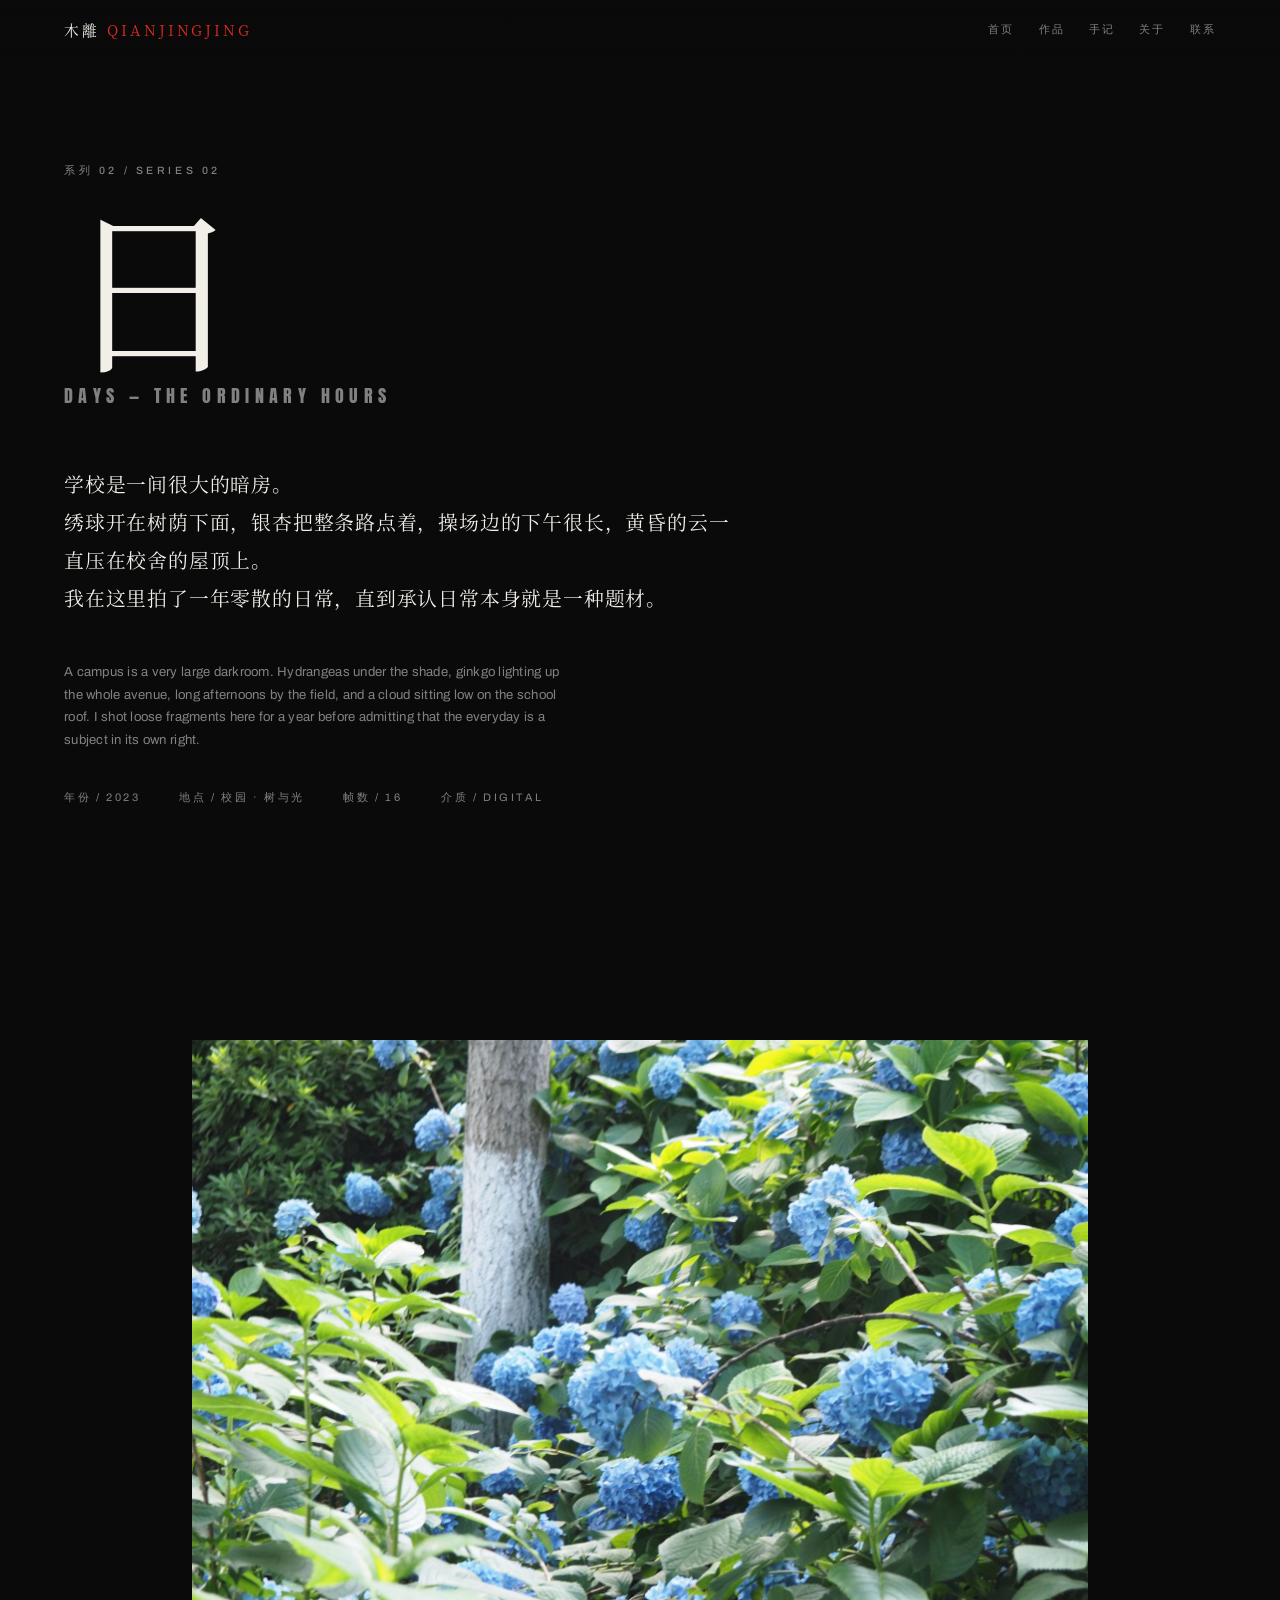
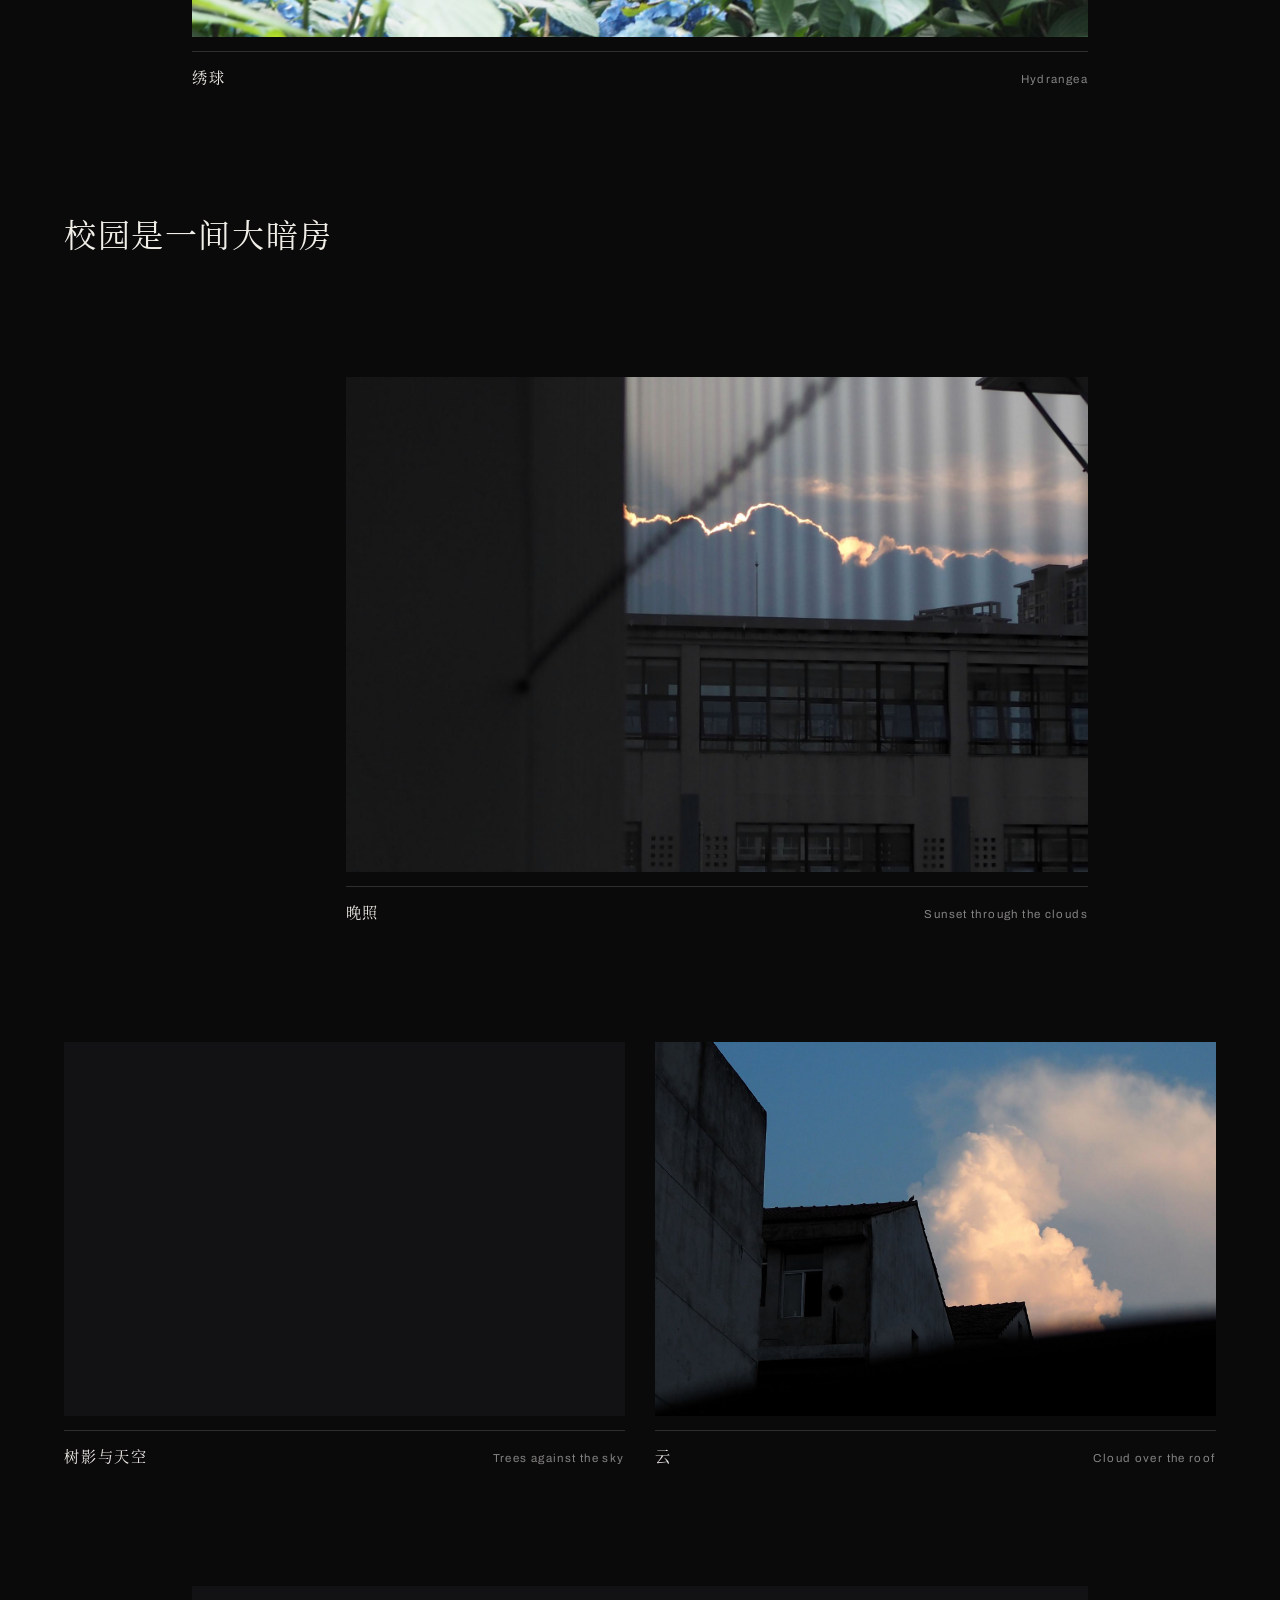
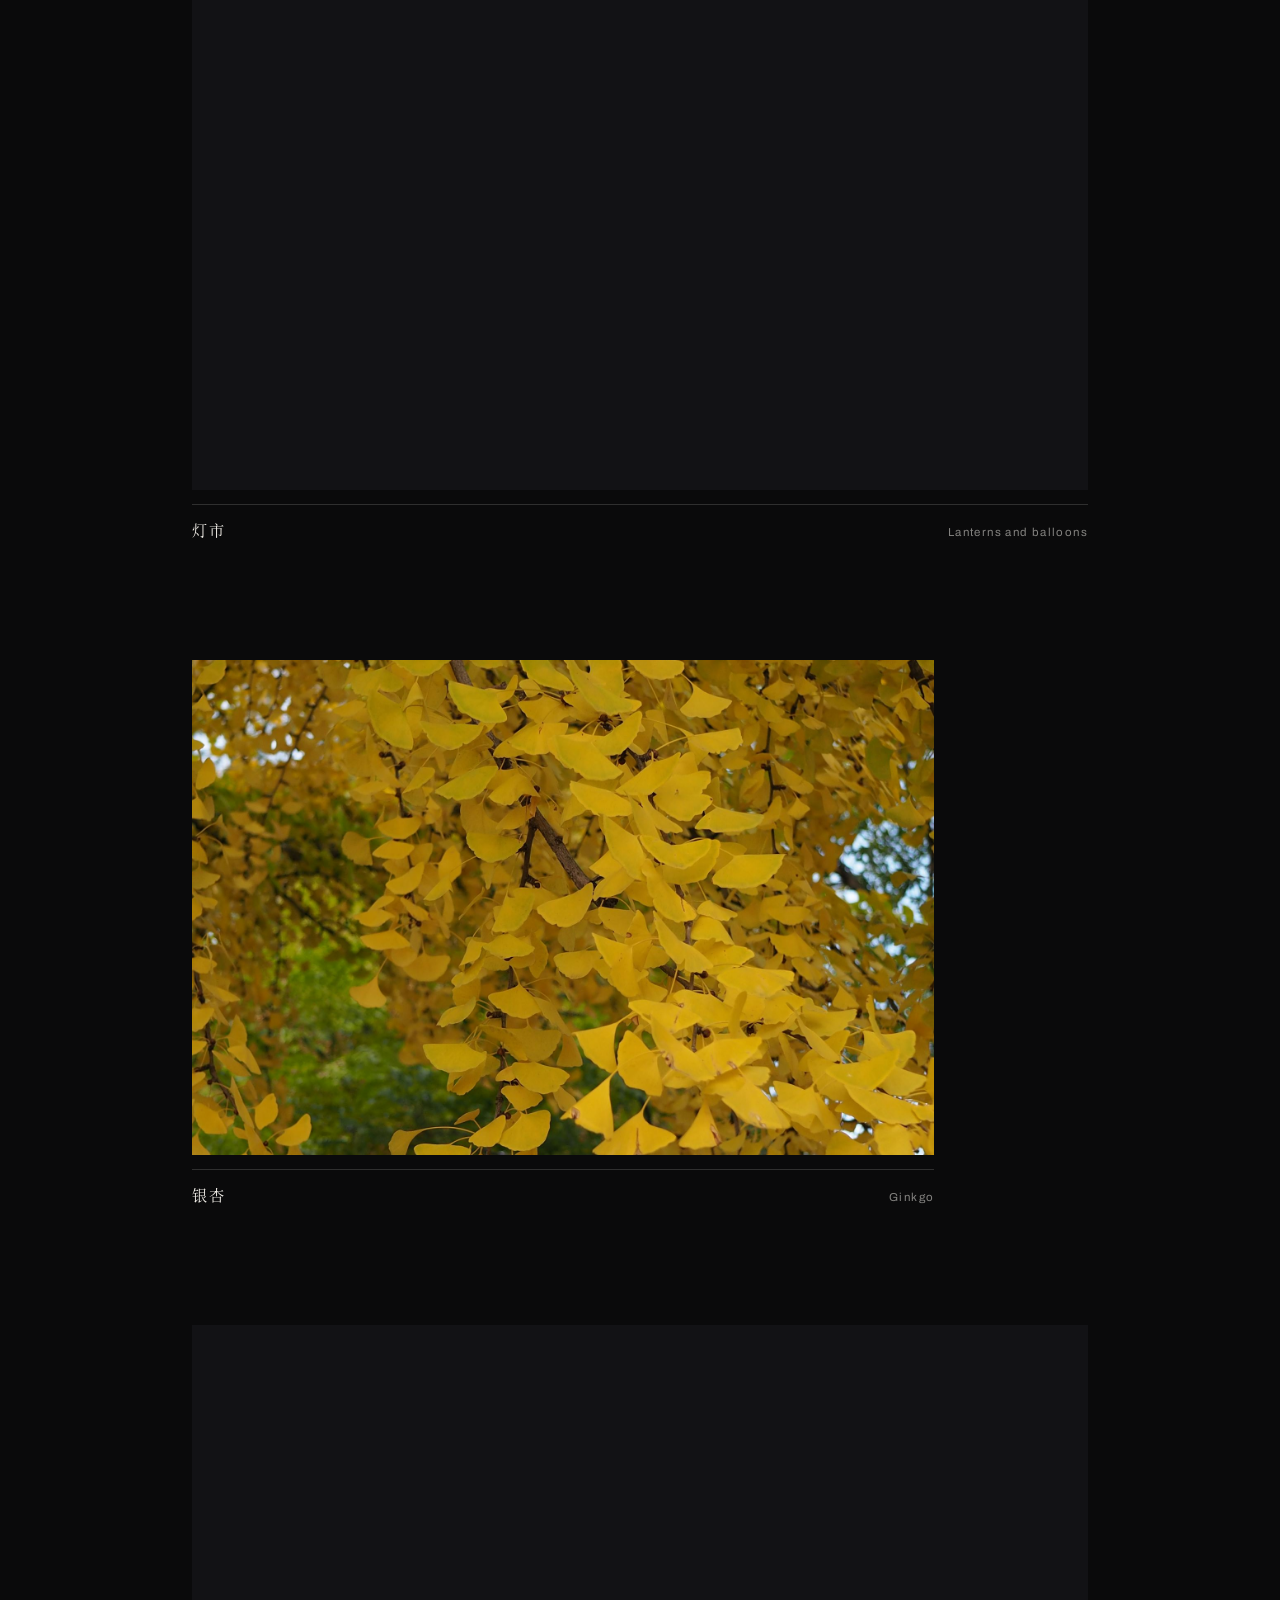
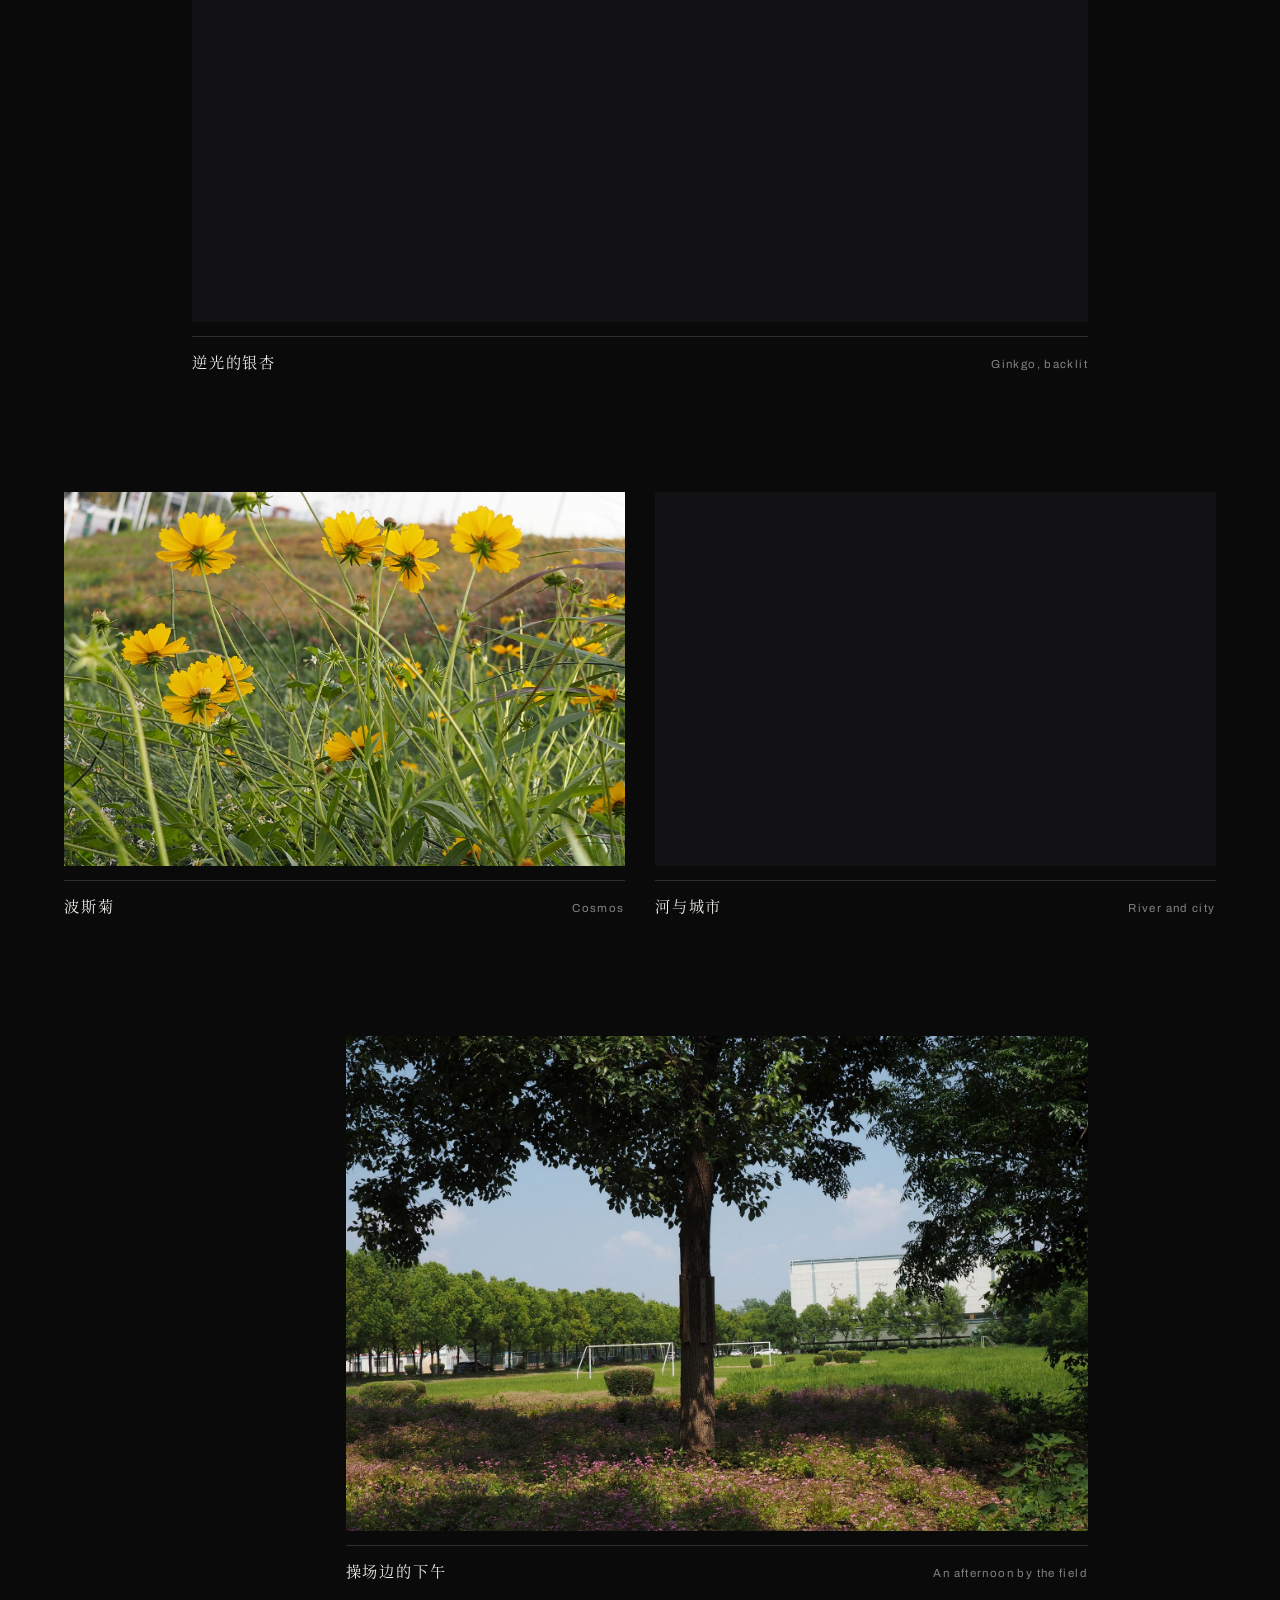
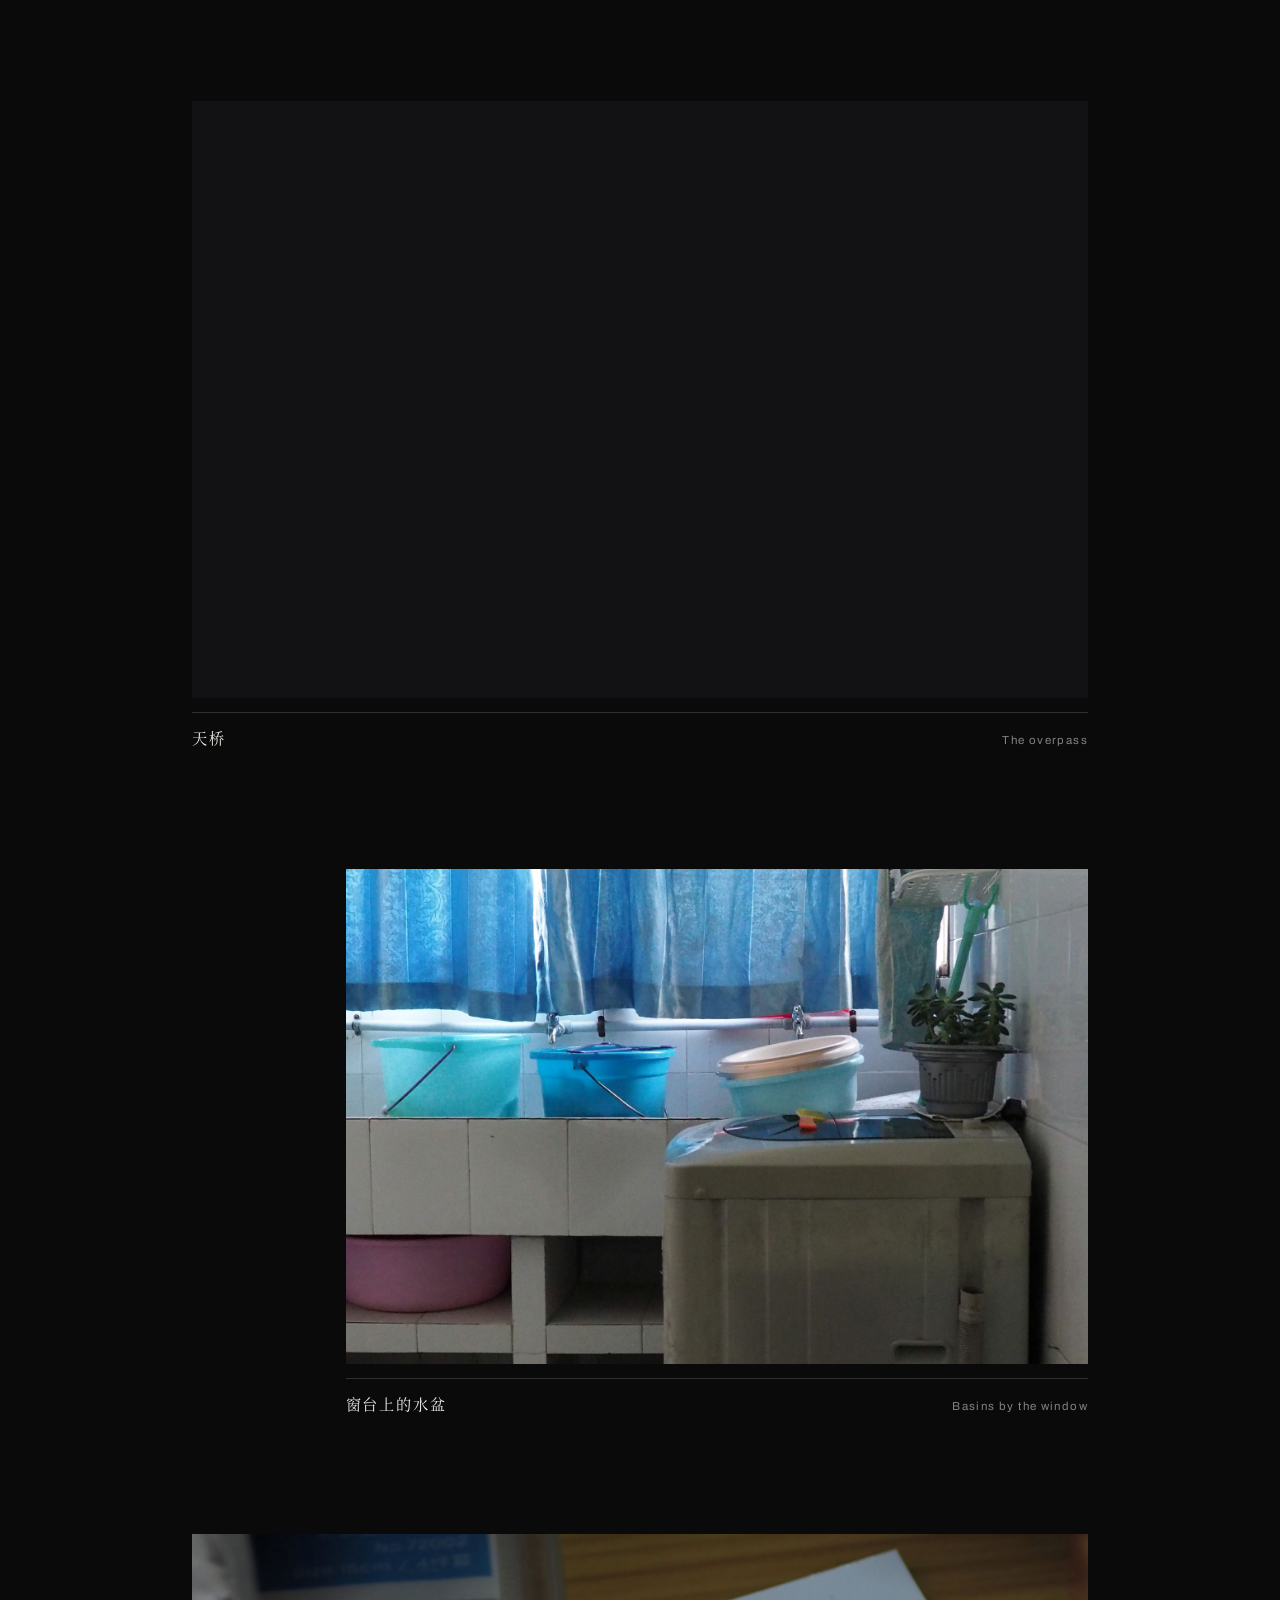
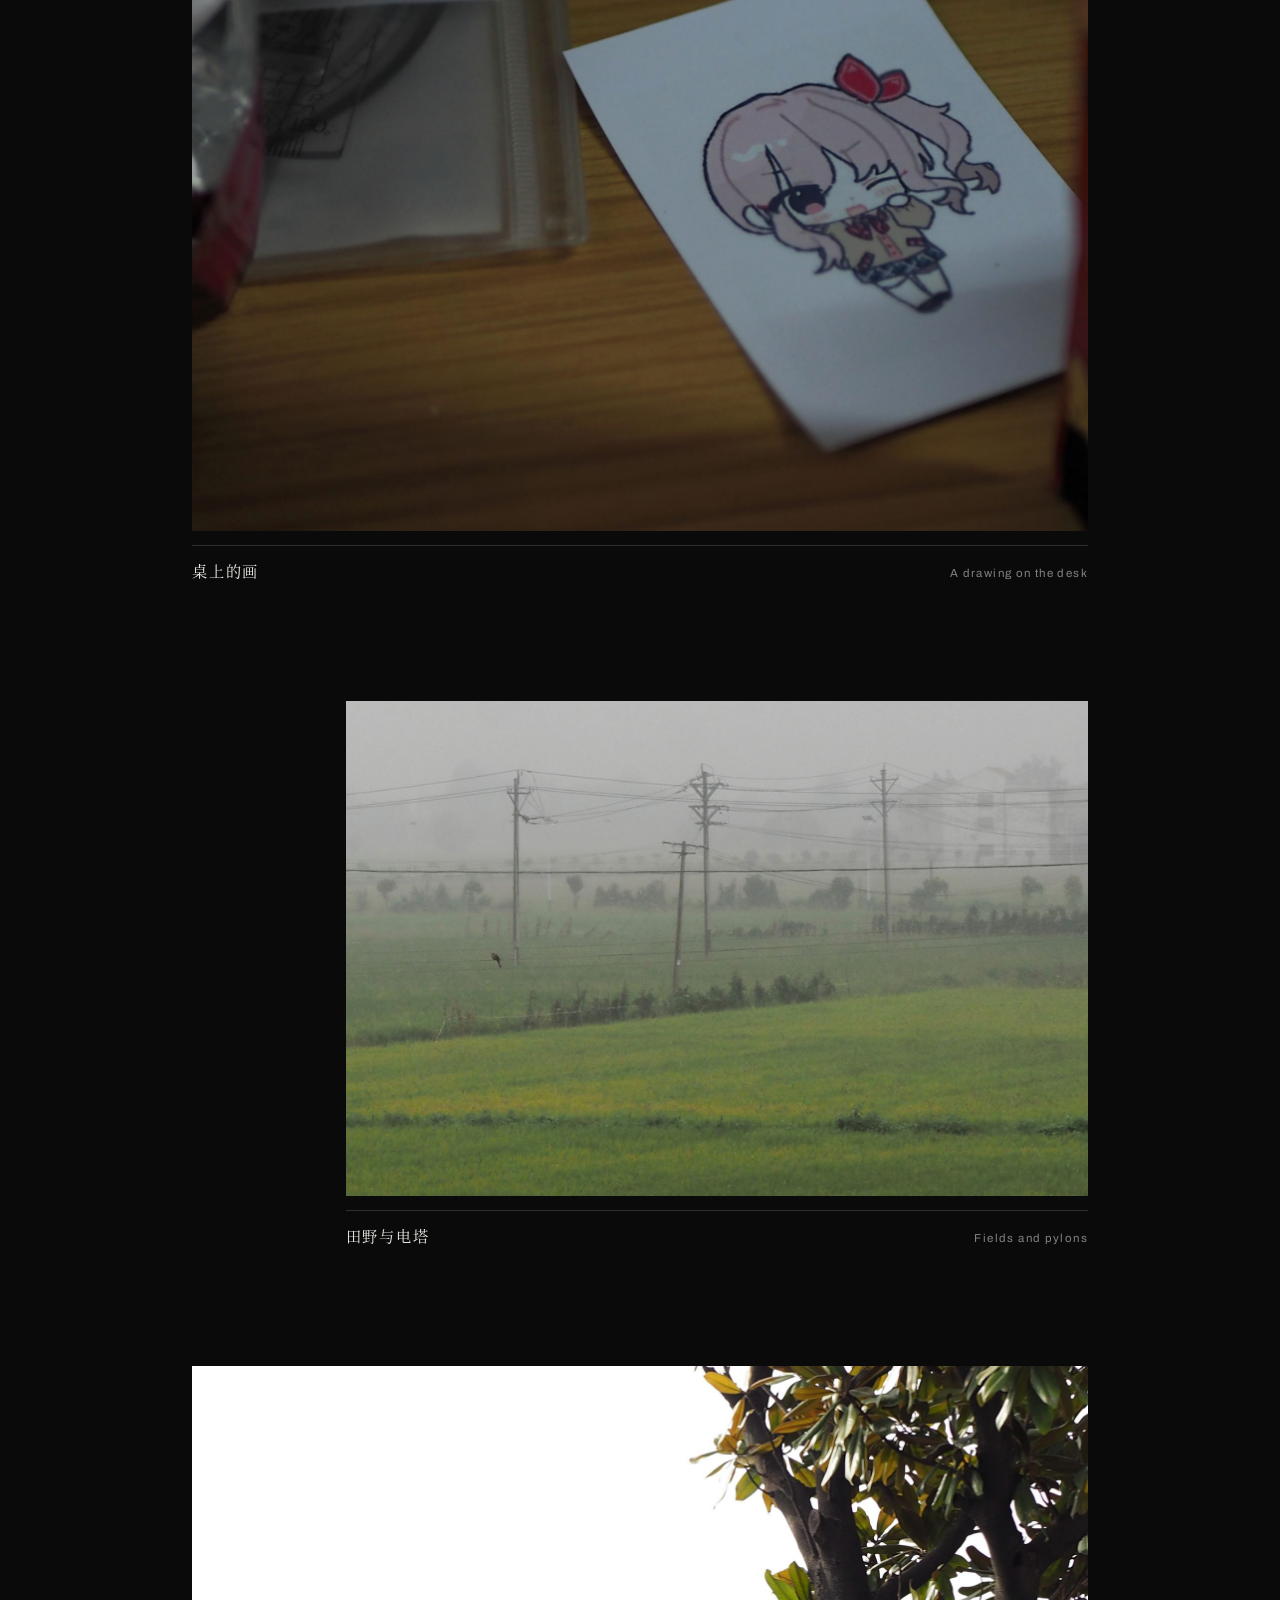
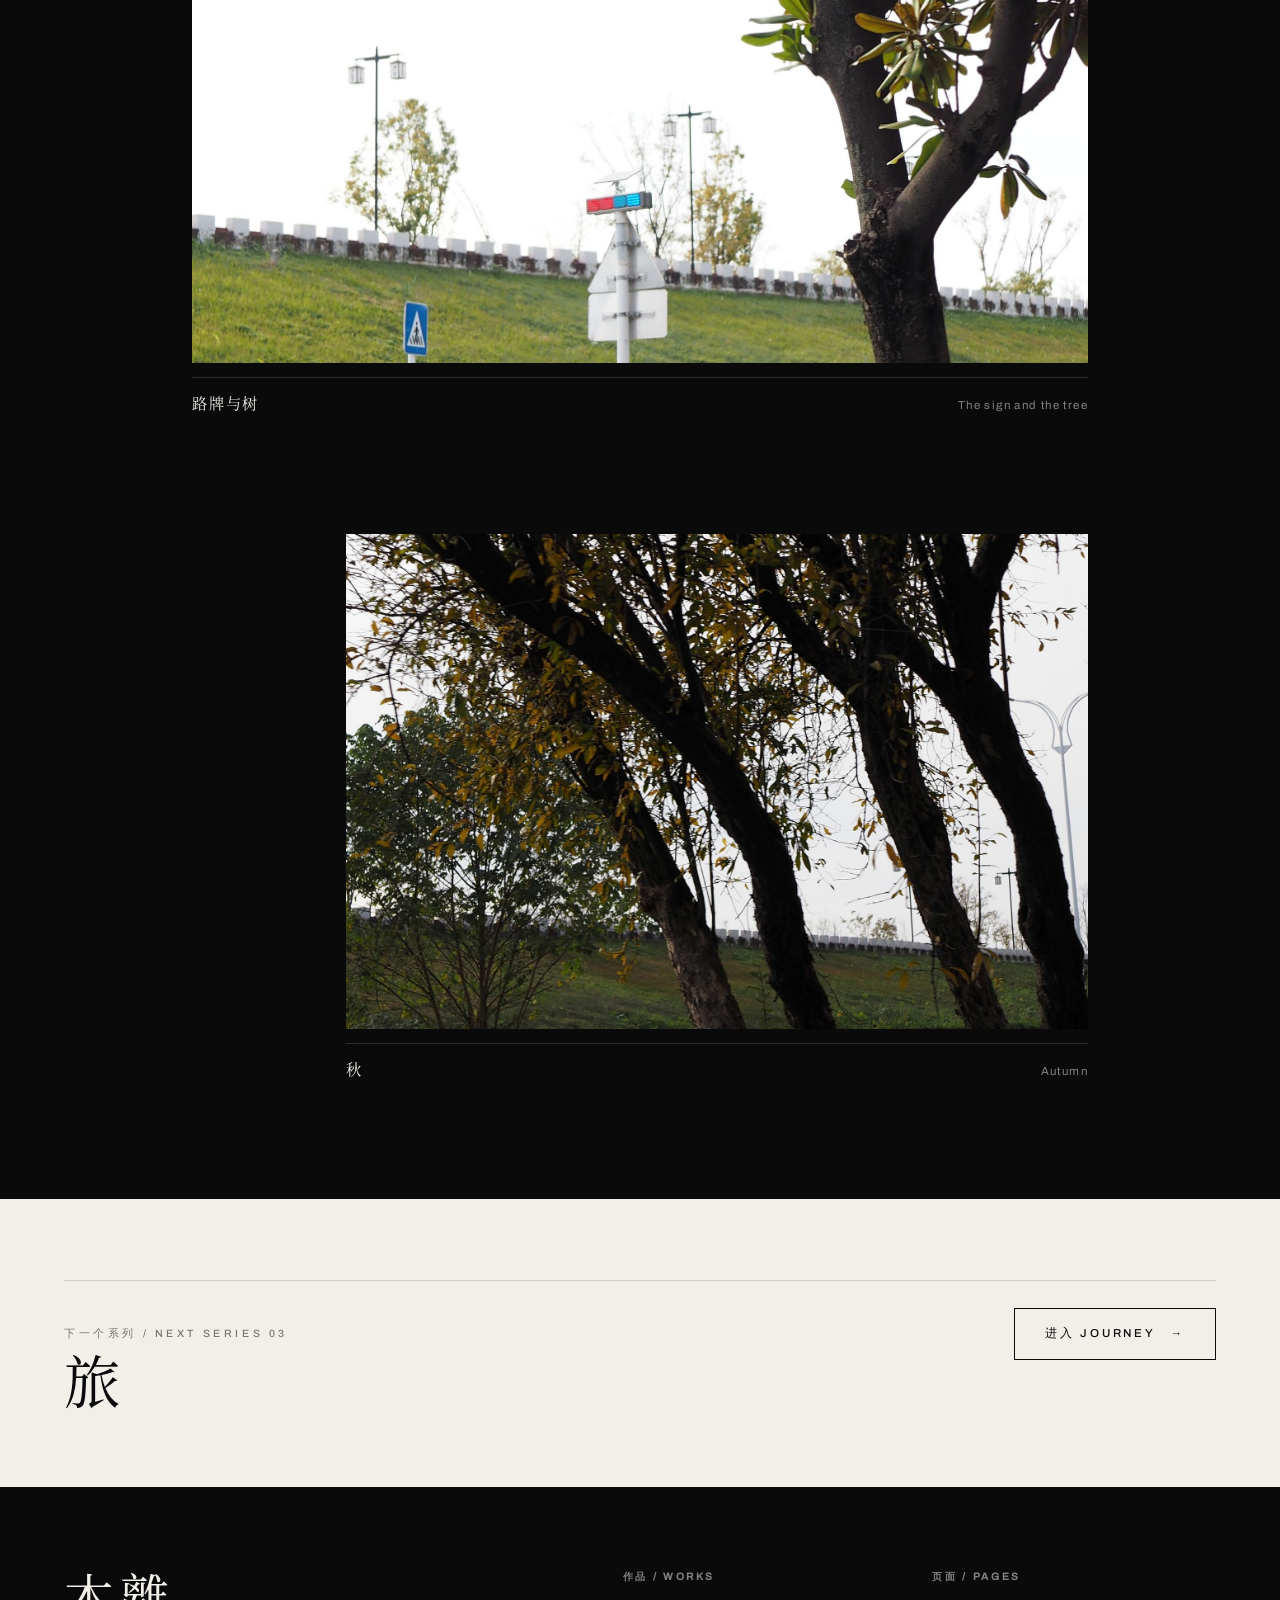
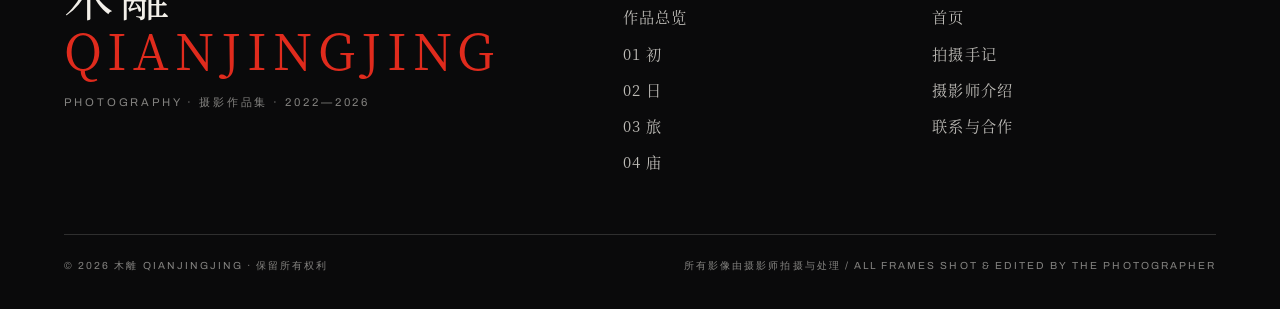
<file: series-days.html>
<!DOCTYPE html>
<html lang="zh-CN">
<head>
<meta charset="utf-8">
<meta name="viewport" content="width=device-width, initial-scale=1">
<title>02 日 — 木離 QIANJINGJING</title>
<meta name="description" content="木離 日 系列 — The Ordinary Hours。学校是一间很大的暗房。 绣球开在树荫下面，银杏把整条路点着，操场边的下午很长，黄昏的云一直压在校舍的屋顶上。 我在这里拍了一年零散的日常，直到承认日常本身就是一种题材。">
<meta name="author" content="木離 QIANJINGJING">
<meta name="theme-color" content="#0a0a0b">
<meta property="og:title" content="02 日 — 木離 QIANJINGJING">
<meta property="og:description" content="木離 日 系列 — The Ordinary Hours。学校是一间很大的暗房。 绣球开在树荫下面，银杏把整条路点着，操场边的下午很长，黄昏的云一直压在校舍的屋顶上。 我在这里拍了一年零散的日常，直到承认日常本身就是一种题材。">
<meta property="og:type" content="website">
<link rel="stylesheet" href="assets/css/site.css">
</head>
<body class="page-series-days.html">
<div class="curtain" aria-hidden="true"><span class="curtain__mark">QIANJINGJING</span></div>
<nav class="nav" aria-label="主导航">
  <div class="nav__inner">
    <a class="nav__brand" href="index.html">木離 <b>QIANJINGJING</b></a>
    <button class="nav__toggle" aria-expanded="false" aria-label="打开菜单"><span></span><span></span><span></span></button>
    <div class="nav__links">
      <a href="index.html">首页</a>
      <a href="works.html">作品</a>
      <a href="journal.html">手记</a>
      <a href="about.html">关于</a>
      <a href="contact.html">联系</a>
    </div>
  </div>
</nav>
<section class="section on-ink" style="padding-top:clamp(120px,18vh,200px)">
  <div class="u-wrap u-max">
    <div class="section__head" data-reveal="up">
      <span class="eyebrow section__index">系列 02 / SERIES 02</span>
      <h1 class="cn-display" style="font-size:clamp(3.4rem,14vw,12rem);letter-spacing:.12em">日</h1>
      <p class="section__latin">DAYS — The Ordinary Hours</p>
    </div>
    <div style="display:grid;grid-template-columns:minmax(0,1fr);gap:clamp(22px,3.4vw,48px);max-width:74ch">
      <p class="lead-cn" data-reveal="up">学校是一间很大的暗房。<br>绣球开在树荫下面，银杏把整条路点着，操场边的下午很长，黄昏的云一直压在校舍的屋顶上。<br>我在这里拍了一年零散的日常，直到承认日常本身就是一种题材。</p>
      <p class="lead-en" data-reveal="up">A campus is a very large darkroom.
Hydrangeas under the shade, ginkgo lighting up the whole avenue, long afternoons by the field, and a cloud sitting low on the school roof.
I shot loose fragments here for a year before admitting that the everyday is a subject in its own right.</p>
    </div>
    <div style="display:flex;gap:clamp(18px,3vw,44px);flex-wrap:wrap;margin-top:clamp(24px,4vh,44px);font-size:.68rem;letter-spacing:.24em;text-transform:uppercase;color:var(--dim)" data-reveal="up">
      <span>年份 / 2023</span>
      <span>地点 / 校园 · 树与光</span>
      <span>帧数 / 16</span>
      <span>介质 / DIGITAL</span>
    </div>
  </div>
</section>
<div class="u-wrap u-max">
<figure class="plate plate--full plate--std " data-reveal="up">
  <div class="plate__frame plate__frame--std"><img src="assets/img/days/days-01.jpg" alt="绣球" width="1800" height="1350" decoding="async"></div>
  <div class="plate__cap"><b>绣球</b><span>Hydrangea</span></div>
</figure>
</div>
<section class="section on-ink" style="padding-block:0">
  <div class="u-wrap u-max"><blockquote class="quote" data-reveal="up">校园是一间大暗房</blockquote></div>
</section>
<div class="u-wrap u-max">
<figure class="plate plate--full plate--std plate--offset" data-reveal="up">
  <div class="plate__frame plate__frame--std"><img src="assets/img/days/days-02.jpg" alt="晚照" width="1800" height="1350" decoding="async"></div>
  <div class="plate__cap"><b>晚照</b><span>Sunset through the clouds</span></div>
</figure>
</div>
<div class="u-wrap u-max">
<div class="duo" style="margin-block:clamp(70px,13vh,170px)">
  <figure class="plate__item" data-reveal="up">
  <div class="plate__frame plate__frame--std"><img src="assets/img/days/days-03.jpg" alt="树影与天空" width="1800" height="1350" decoding="async"></div>
  <div class="plate__cap"><b>树影与天空</b><span>Trees against the sky</span></div>
</figure>
  <figure class="plate__item" data-reveal="up">
  <div class="plate__frame plate__frame--std"><img src="assets/img/days/days-04.jpg" alt="云" width="1800" height="1350" decoding="async"></div>
  <div class="plate__cap"><b>云</b><span>Cloud over the roof</span></div>
</figure>
</div>
</div>
<div class="u-wrap u-max">
<figure class="plate plate--full plate--wide " data-reveal="up">
  <div class="plate__frame plate__frame--wide"><img src="assets/img/days/days-05.jpg" alt="灯市" width="1800" height="1012" decoding="async"></div>
  <div class="plate__cap"><b>灯市</b><span>Lanterns and balloons</span></div>
</figure>
</div>
<div class="u-wrap u-max">
<figure class="plate plate--full plate--std plate--offset-left" data-reveal="up">
  <div class="plate__frame plate__frame--std"><img src="assets/img/days/days-06.jpg" alt="银杏" width="1800" height="1350" decoding="async"></div>
  <div class="plate__cap"><b>银杏</b><span>Ginkgo</span></div>
</figure>
</div>
<div class="u-wrap u-max">
<figure class="plate plate--full plate--std " data-reveal="up">
  <div class="plate__frame plate__frame--std"><img src="assets/img/days/days-07.jpg" alt="逆光的银杏" width="1800" height="1350" decoding="async"></div>
  <div class="plate__cap"><b>逆光的银杏</b><span>Ginkgo, backlit</span></div>
</figure>
</div>
<div class="u-wrap u-max">
<div class="duo" style="margin-block:clamp(70px,13vh,170px)">
  <figure class="plate__item" data-reveal="up">
  <div class="plate__frame plate__frame--std"><img src="assets/img/days/days-08.jpg" alt="波斯菊" width="1800" height="1350" decoding="async"></div>
  <div class="plate__cap"><b>波斯菊</b><span>Cosmos</span></div>
</figure>
  <figure class="plate__item" data-reveal="up">
  <div class="plate__frame plate__frame--std"><img src="assets/img/days/days-09.jpg" alt="河与城市" width="1800" height="1350" decoding="async"></div>
  <div class="plate__cap"><b>河与城市</b><span>River and city</span></div>
</figure>
</div>
</div>
<div class="u-wrap u-max">
<figure class="plate plate--full plate--std plate--offset" data-reveal="up">
  <div class="plate__frame plate__frame--std"><img src="assets/img/days/days-10.jpg" alt="操场边的下午" width="1800" height="1350" decoding="async"></div>
  <div class="plate__cap"><b>操场边的下午</b><span>An afternoon by the field</span></div>
</figure>
</div>
<div class="u-wrap u-max">
<figure class="plate plate--full plate--std " data-reveal="up">
  <div class="plate__frame plate__frame--std"><img src="assets/img/days/days-11.jpg" alt="天桥" width="1800" height="1350" decoding="async"></div>
  <div class="plate__cap"><b>天桥</b><span>The overpass</span></div>
</figure>
</div>
<div class="u-wrap u-max">
<figure class="plate plate--full plate--std plate--offset" data-reveal="up">
  <div class="plate__frame plate__frame--std"><img src="assets/img/days/days-12.jpg" alt="窗台上的水盆" width="1800" height="1350" decoding="async"></div>
  <div class="plate__cap"><b>窗台上的水盆</b><span>Basins by the window</span></div>
</figure>
</div>
<div class="u-wrap u-max">
<figure class="plate plate--full plate--std " data-reveal="up">
  <div class="plate__frame plate__frame--std"><img src="assets/img/days/days-13.jpg" alt="桌上的画" width="1800" height="1350" decoding="async"></div>
  <div class="plate__cap"><b>桌上的画</b><span>A drawing on the desk</span></div>
</figure>
</div>
<div class="u-wrap u-max">
<figure class="plate plate--full plate--std plate--offset" data-reveal="up">
  <div class="plate__frame plate__frame--std"><img src="assets/img/days/days-14.jpg" alt="田野与电塔" width="1800" height="1350" decoding="async"></div>
  <div class="plate__cap"><b>田野与电塔</b><span>Fields and pylons</span></div>
</figure>
</div>
<div class="u-wrap u-max">
<figure class="plate plate--full plate--std " data-reveal="up">
  <div class="plate__frame plate__frame--std"><img src="assets/img/days/days-15.jpg" alt="路牌与树" width="1800" height="1350" decoding="async"></div>
  <div class="plate__cap"><b>路牌与树</b><span>The sign and the tree</span></div>
</figure>
</div>
<div class="u-wrap u-max">
<figure class="plate plate--full plate--std plate--offset" data-reveal="up">
  <div class="plate__frame plate__frame--std"><img src="assets/img/days/days-16.jpg" alt="秋" width="1800" height="1350" decoding="async"></div>
  <div class="plate__cap"><b>秋</b><span>Autumn</span></div>
</figure>
</div>
<section class="section on-paper" style="padding-block:clamp(60px,9vh,120px)">
  <div class="u-wrap u-max">
    <div style="display:flex;align-items:baseline;justify-content:space-between;gap:24px;flex-wrap:wrap;border-top:1px solid var(--rule-ink);padding-top:clamp(22px,3vh,38px)">
      <div>
        <span class="eyebrow">下一个系列 / NEXT SERIES 03</span>
        <p class="cn-display" style="font-size:clamp(1.8rem,4.4vw,3.6rem);letter-spacing:.14em;margin-top:10px">旅</p>
      </div>
      <a class="btn btn--ink" href="series-journey.html"><span>进入 JOURNEY</span><span class="btn__arrow">→</span></a>
    </div>
  </div>
</section><footer class="foot">
  <div class="u-wrap">
    <div class="foot__top">
      <div>
        <p class="foot__name">木離 <b>QIANJINGJING</b></p>
        <p class="foot__role">Photography · 摄影作品集 · 2022—2026</p>
      </div>
      <div class="foot__cols">
        <div class="foot__col">
          <b>作品 / Works</b>
          <a href="works.html">作品总览</a>
          <a href="series-begin.html">01 初</a>
          <a href="series-days.html">02 日</a>
          <a href="series-journey.html">03 旅</a>
          <a href="series-temple.html">04 庙</a>
        </div>
        <div class="foot__col">
          <b>页面 / Pages</b>
          <a href="index.html">首页</a>
          <a href="journal.html">拍摄手记</a>
          <a href="about.html">摄影师介绍</a>
          <a href="contact.html">联系与合作</a>
        </div>
      </div>
    </div>
    <div class="foot__bottom">
      <span>© <span data-year>2026</span> 木離 QIANJINGJING · 保留所有权利</span>
      <span>所有影像由摄影师拍摄与处理 / All frames shot &amp; edited by the photographer</span>
    </div>
  </div>
</footer>
<script src="assets/js/site.js"></script>
</body>
</html>
</file>
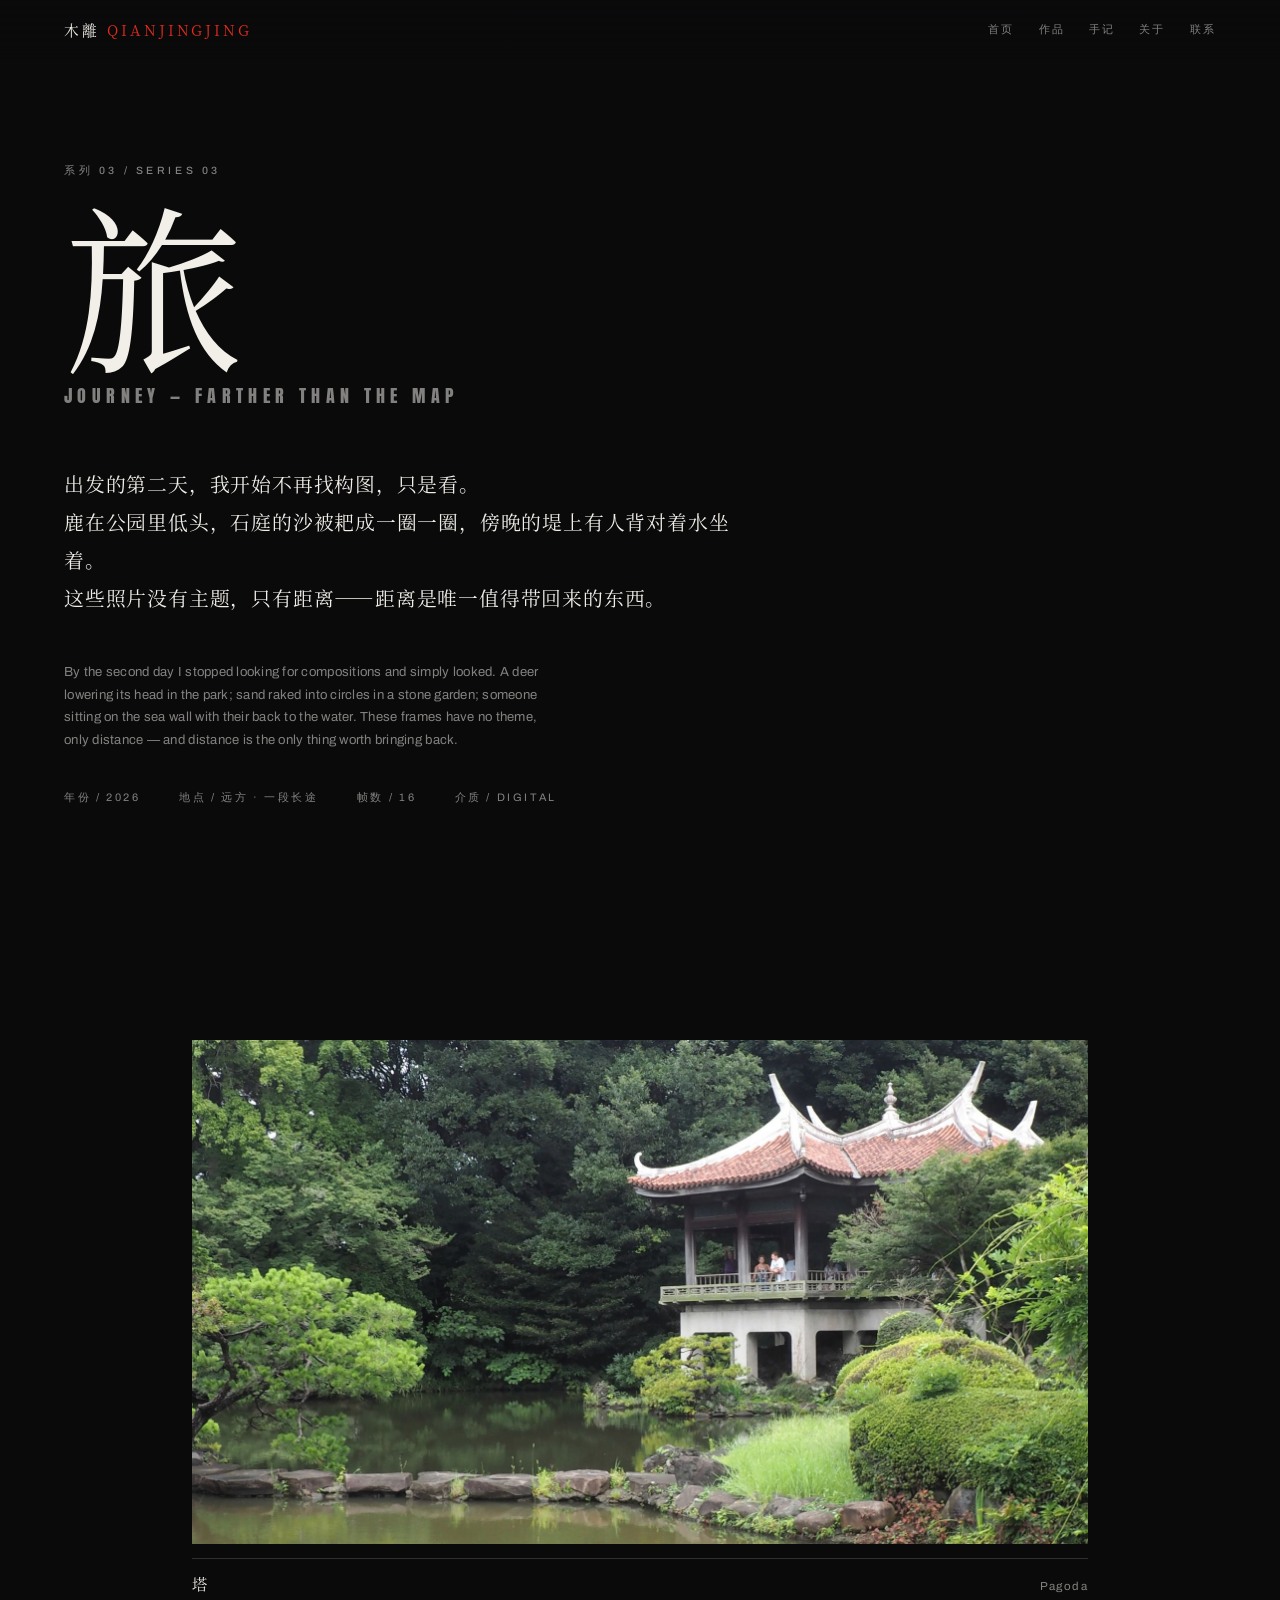
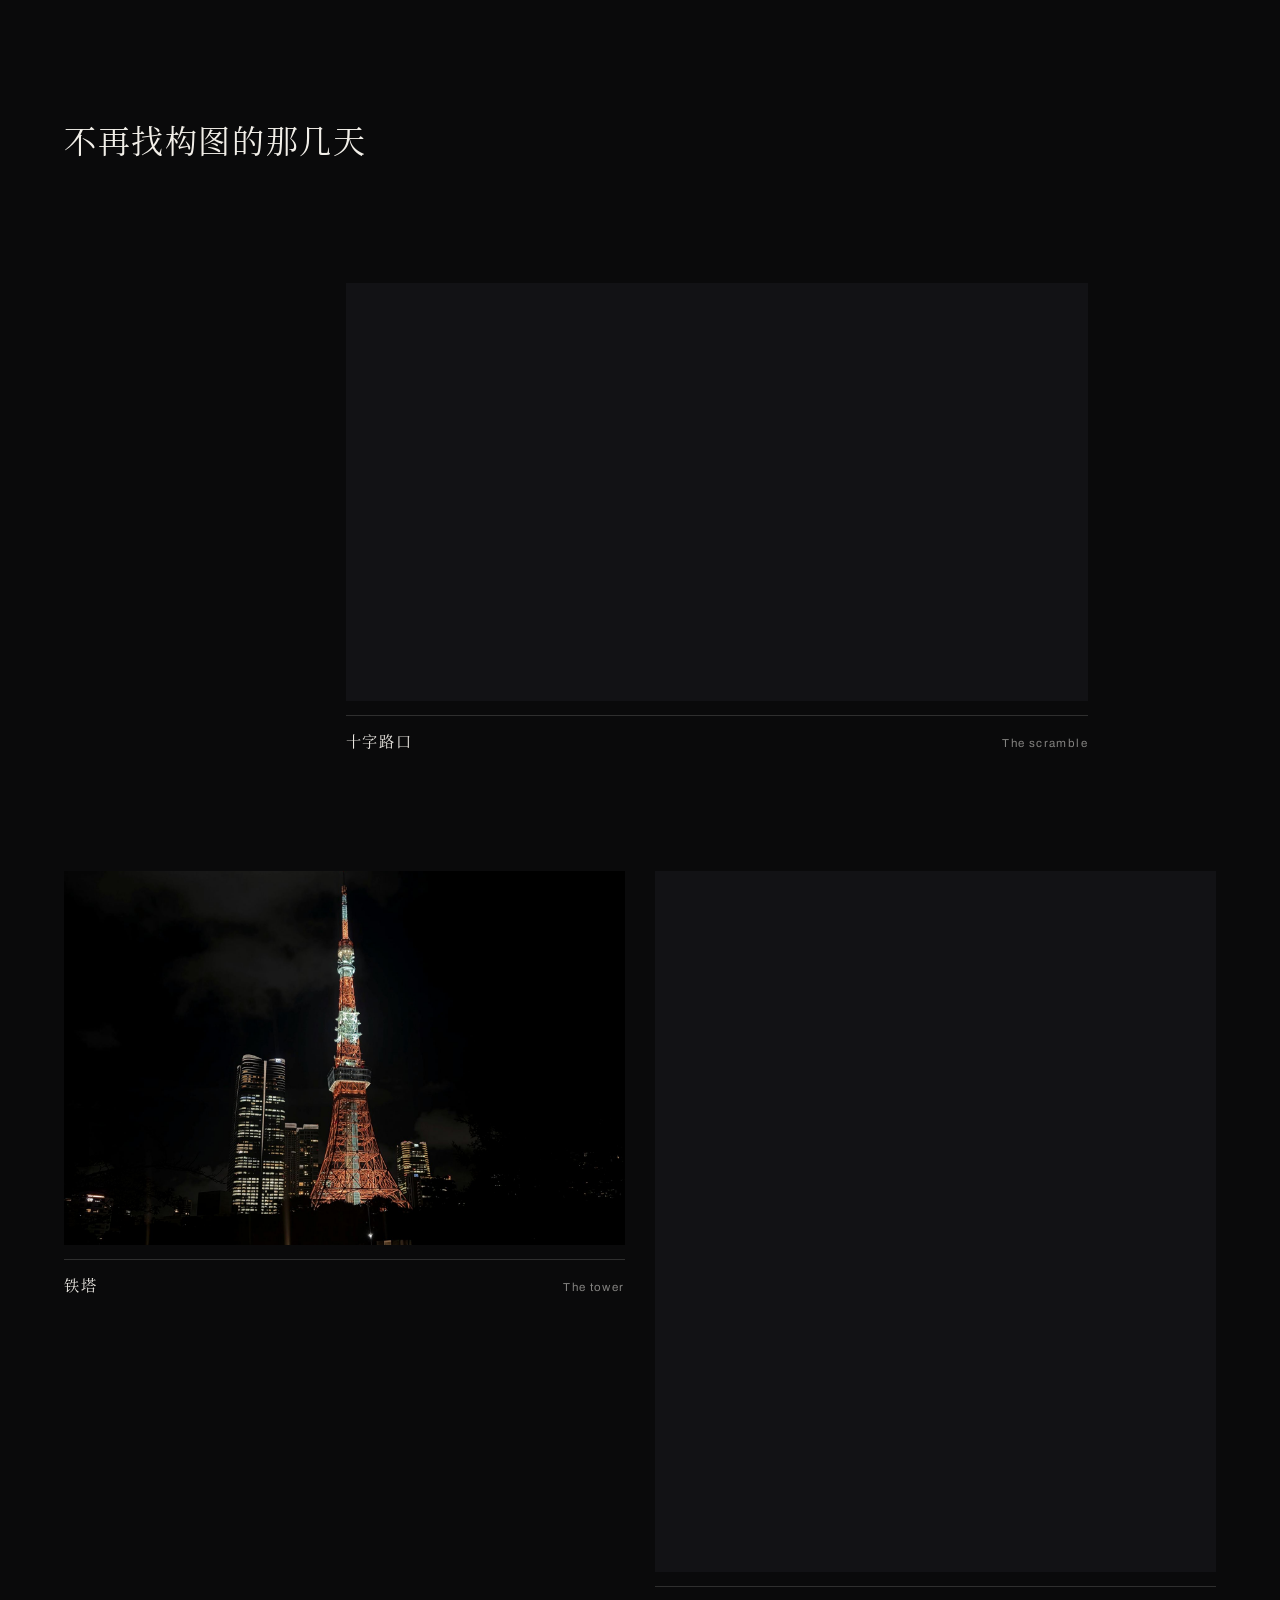
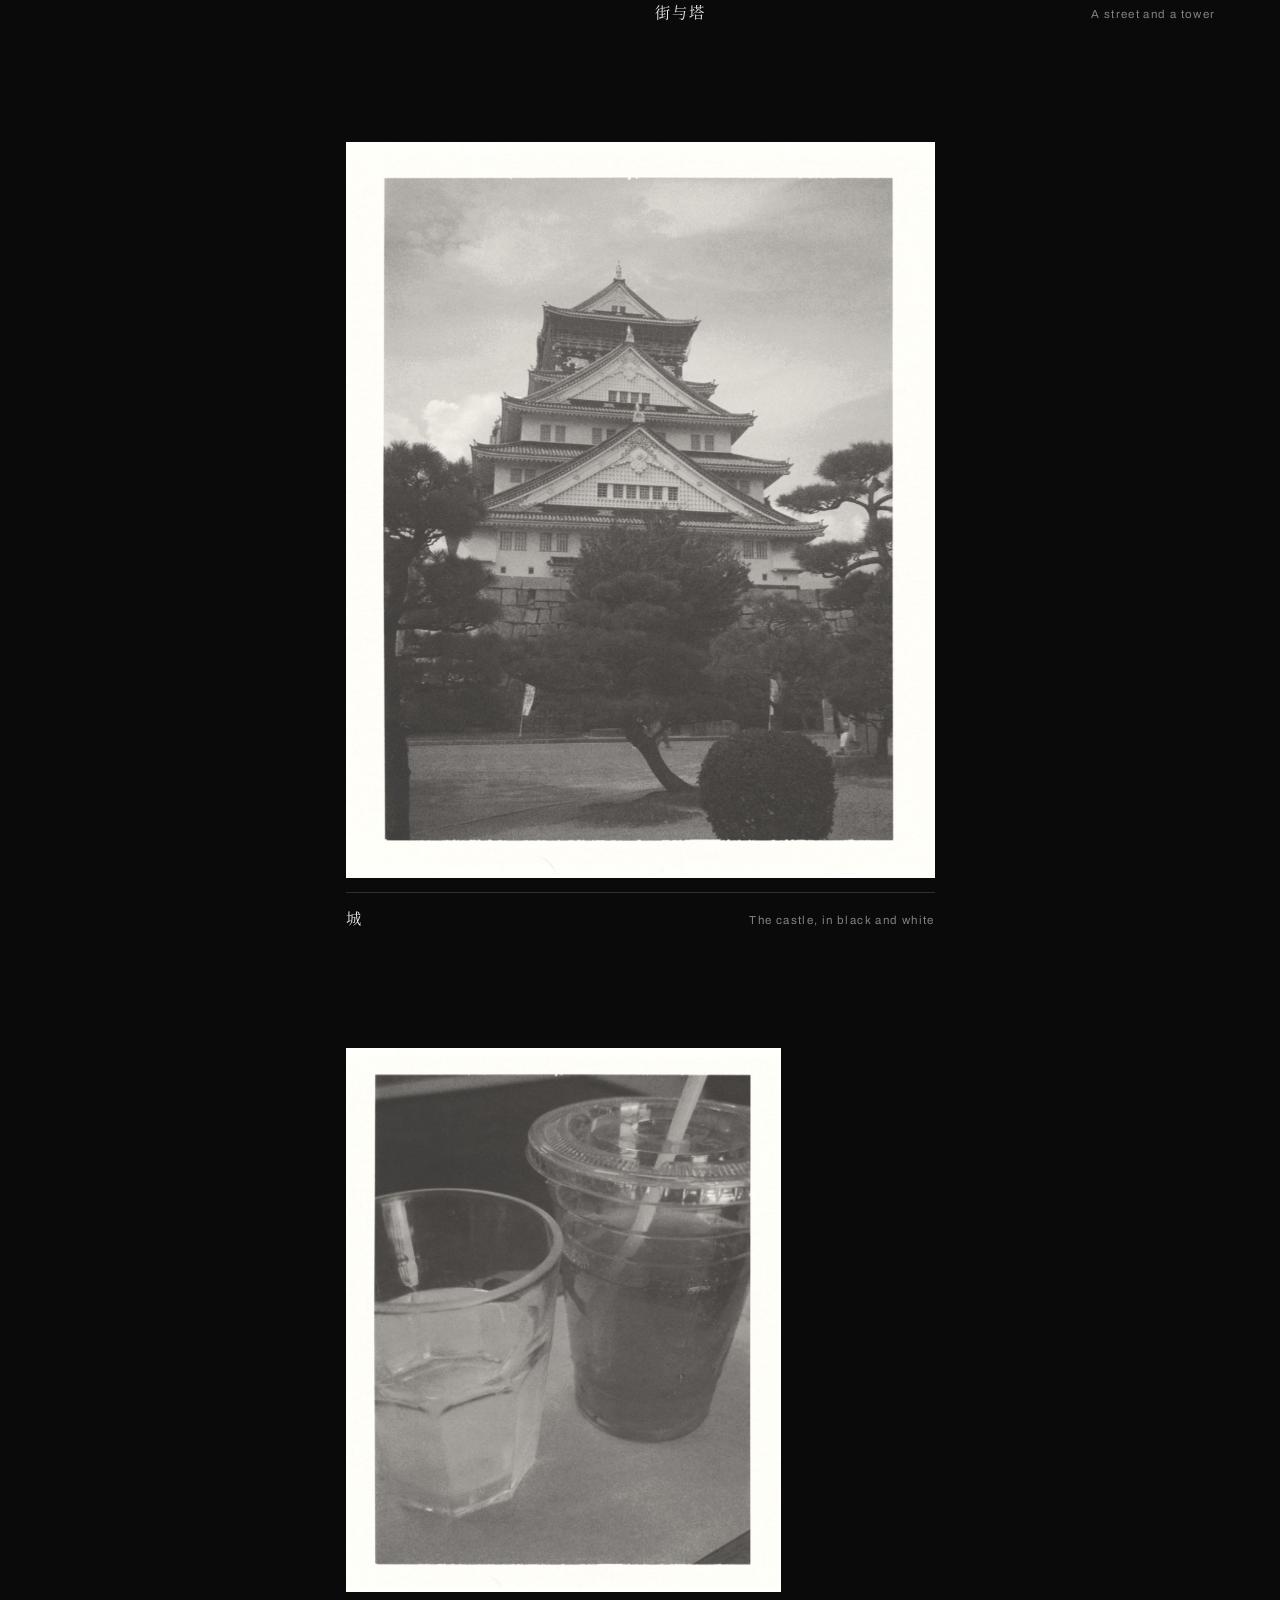
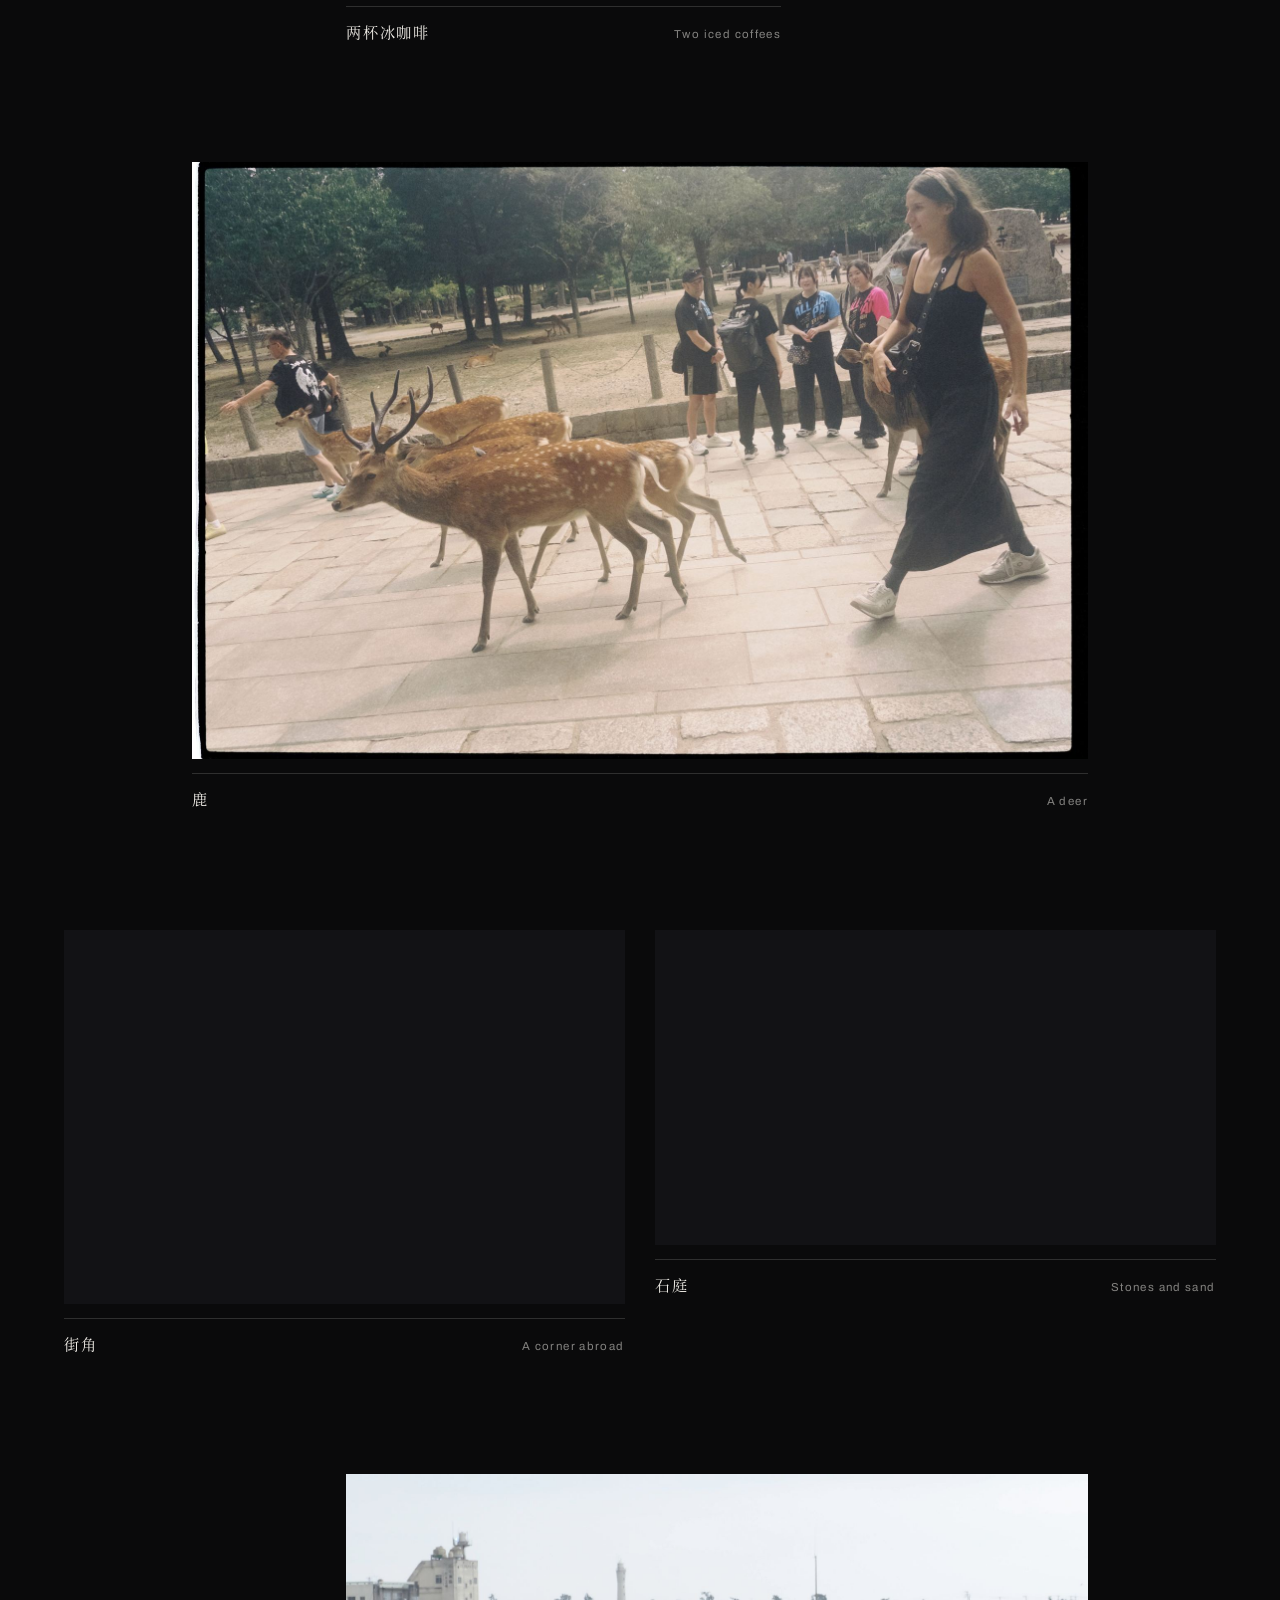
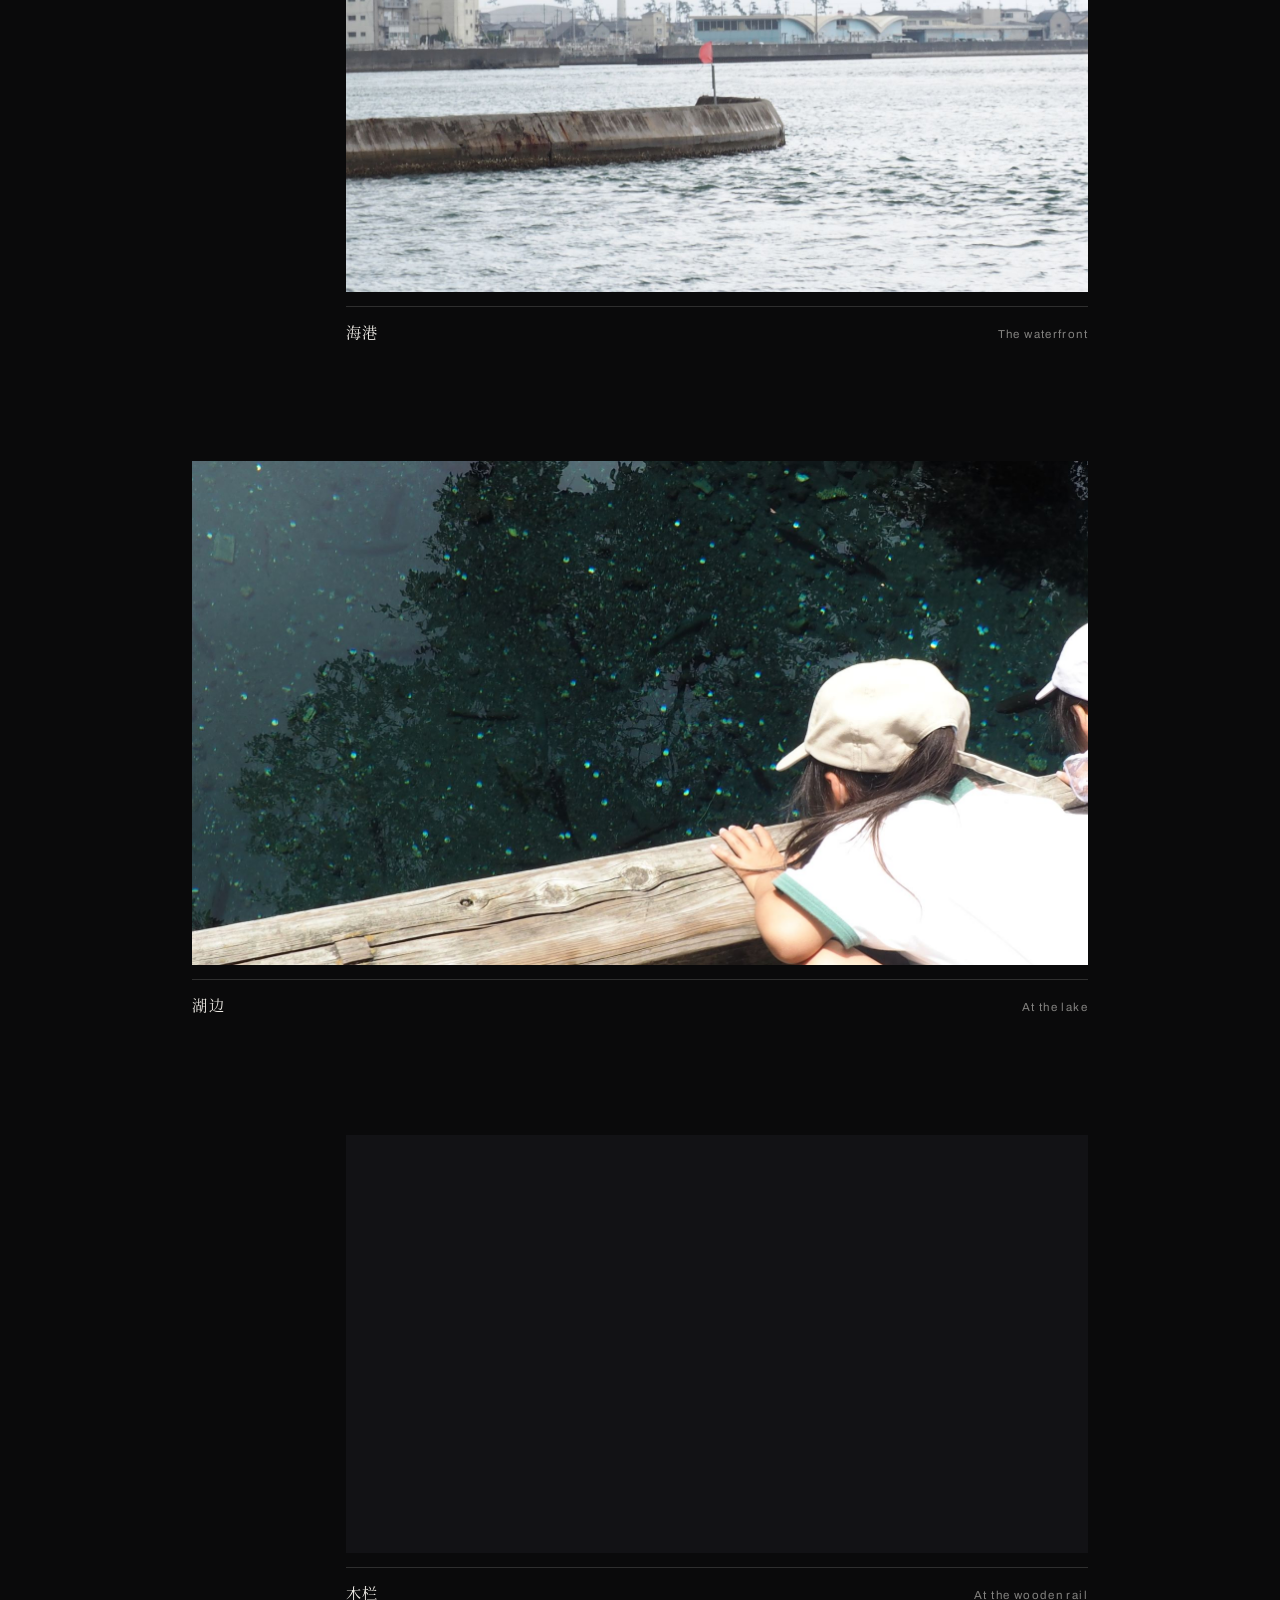
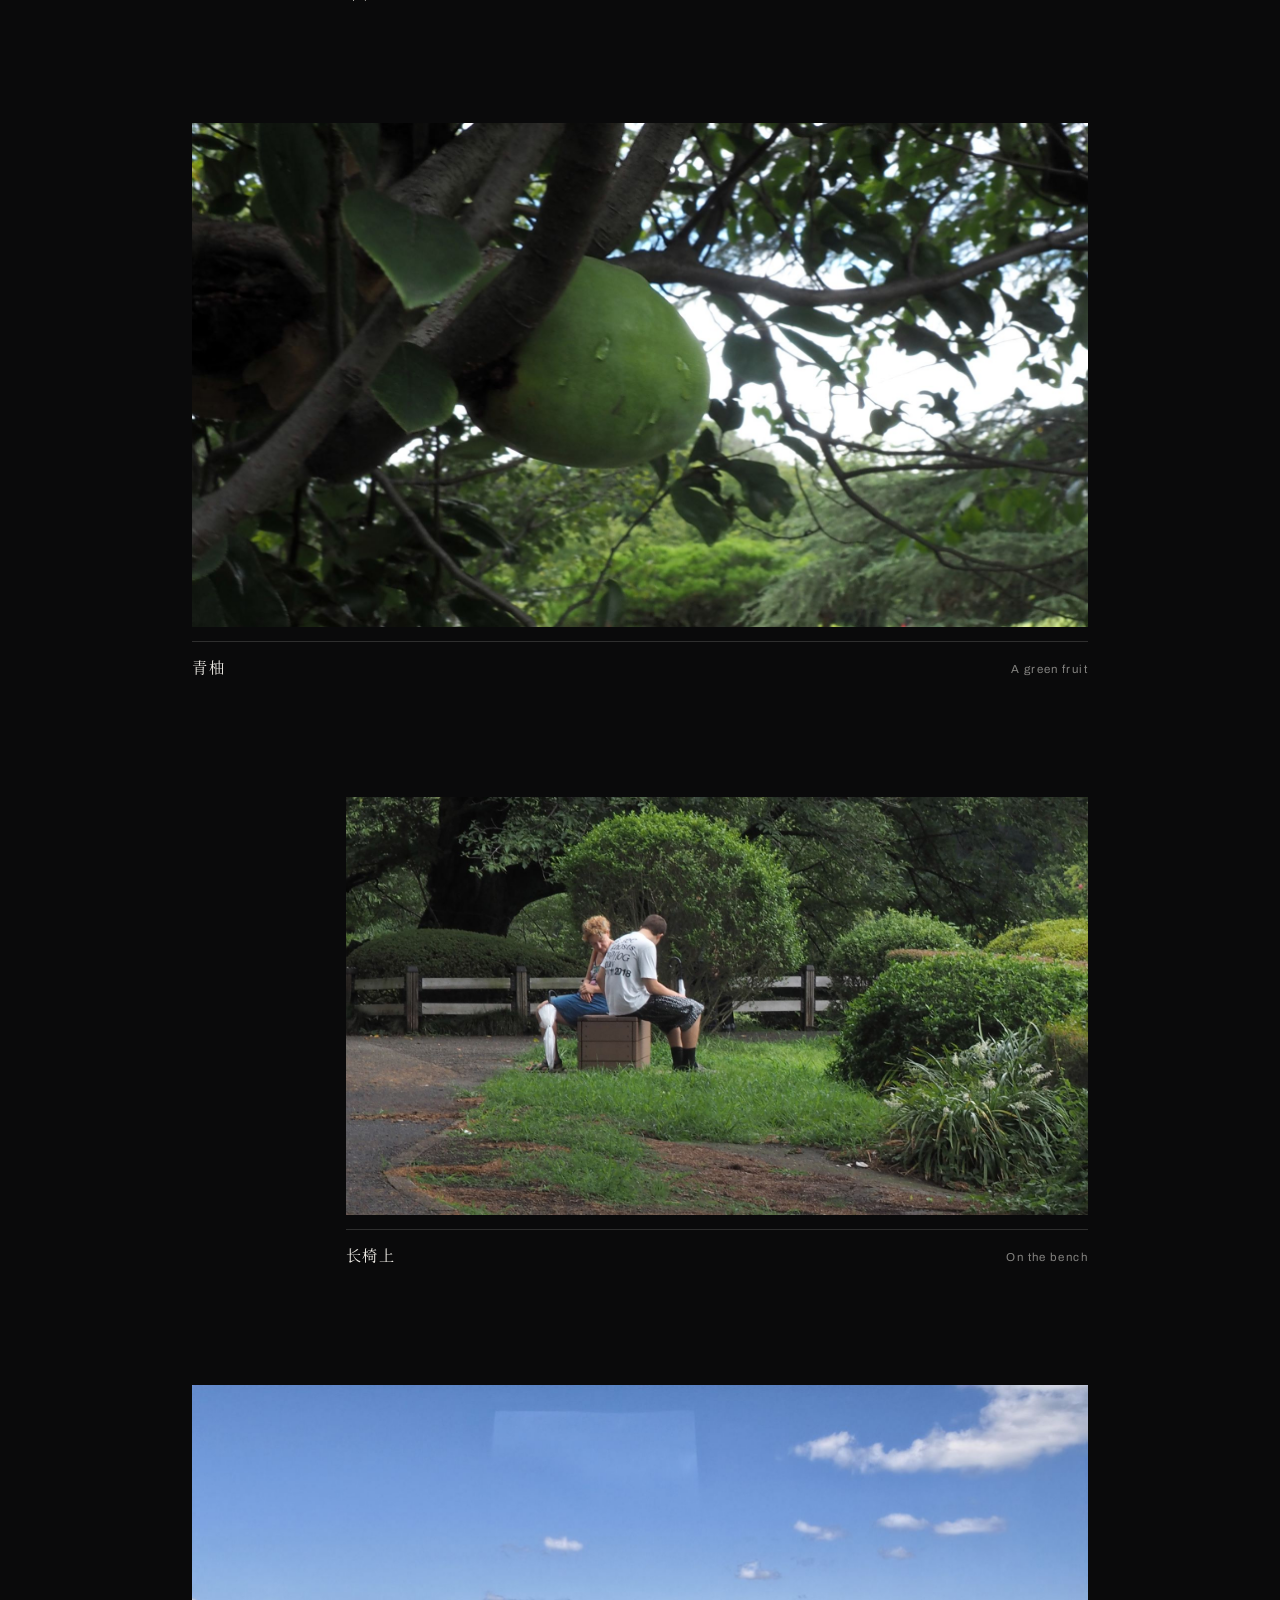
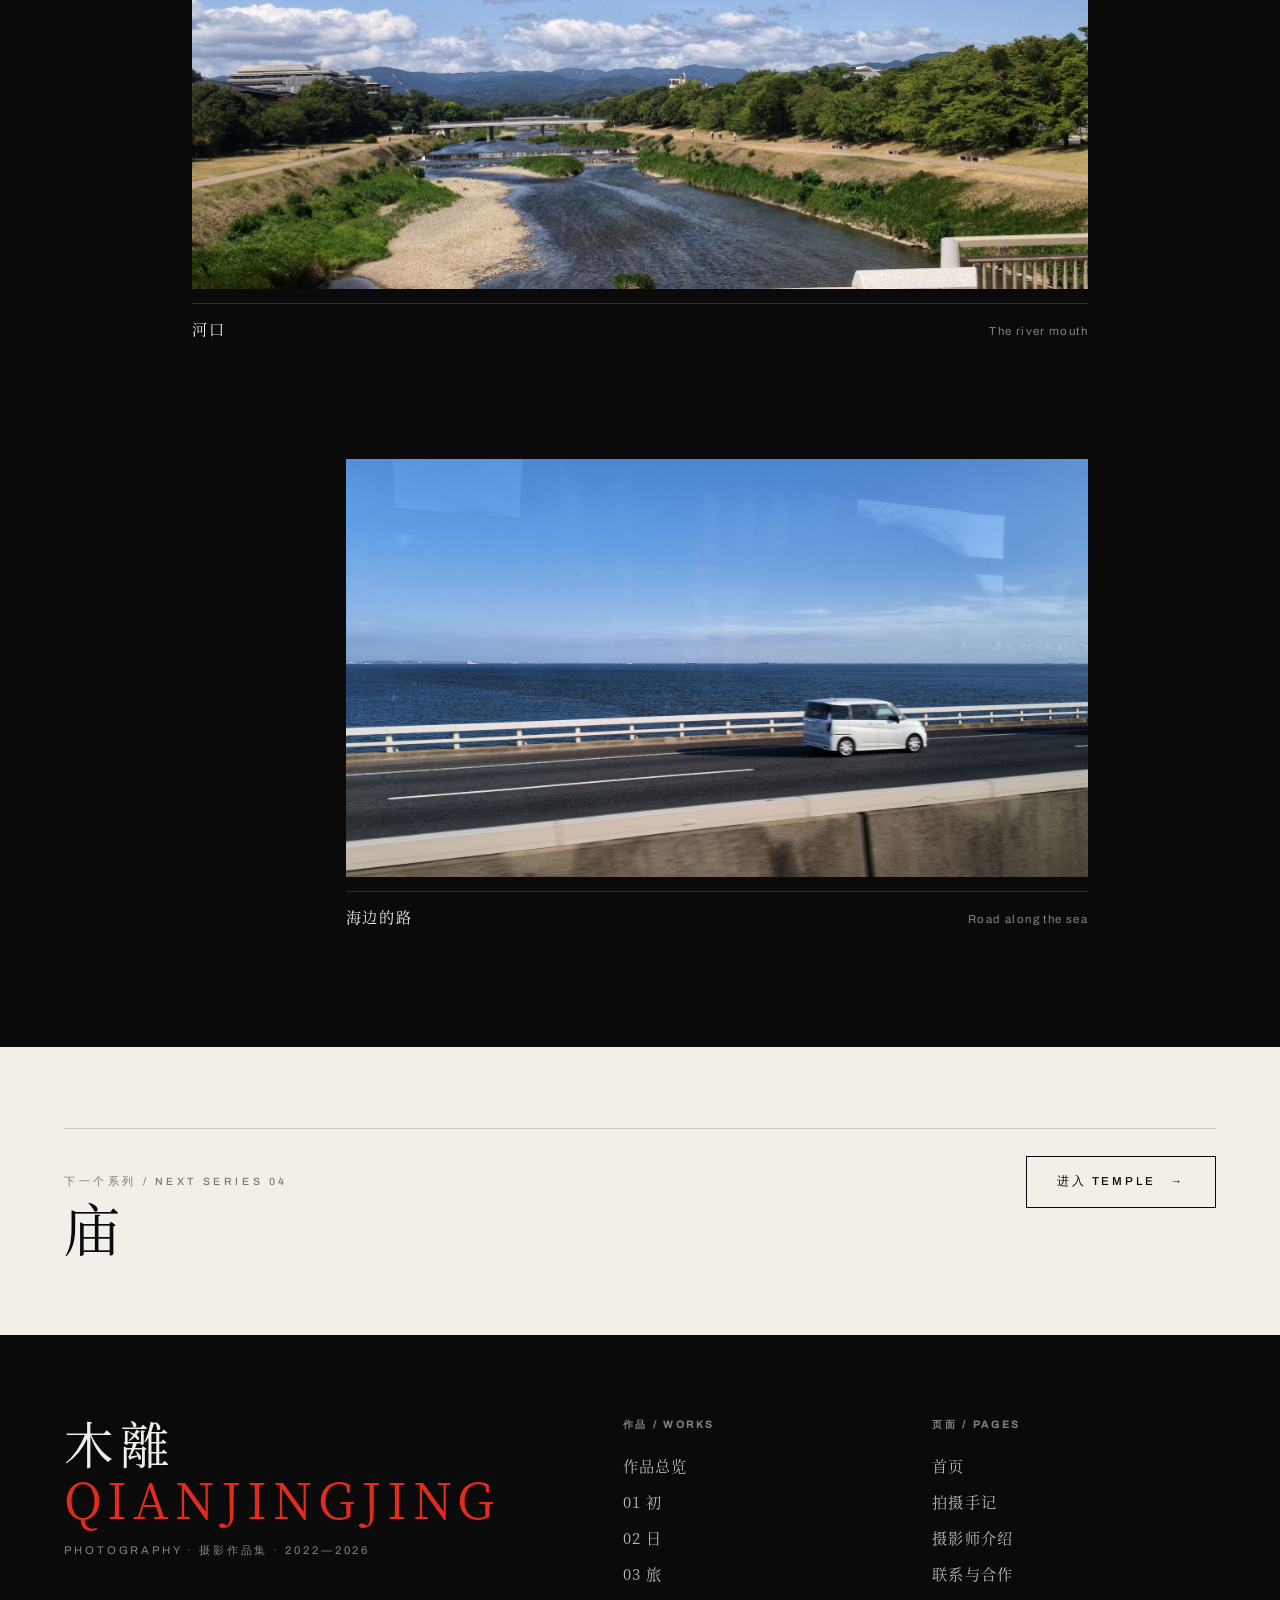
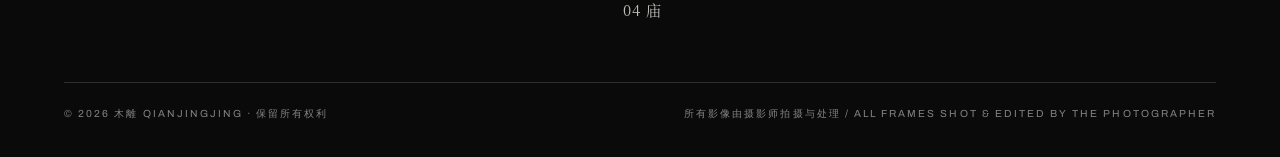
<file: series-journey.html>
<!DOCTYPE html>
<html lang="zh-CN">
<head>
<meta charset="utf-8">
<meta name="viewport" content="width=device-width, initial-scale=1">
<title>03 旅 — 木離 QIANJINGJING</title>
<meta name="description" content="木離 旅 系列 — Farther Than the Map。出发的第二天，我开始不再找构图，只是看。 鹿在公园里低头，石庭的沙被耙成一圈一圈，傍晚的堤上有人背对着水坐着。 这些照片没有主题，只有距离——距离是唯一值得带回来的东西。">
<meta name="author" content="木離 QIANJINGJING">
<meta name="theme-color" content="#0a0a0b">
<meta property="og:title" content="03 旅 — 木離 QIANJINGJING">
<meta property="og:description" content="木離 旅 系列 — Farther Than the Map。出发的第二天，我开始不再找构图，只是看。 鹿在公园里低头，石庭的沙被耙成一圈一圈，傍晚的堤上有人背对着水坐着。 这些照片没有主题，只有距离——距离是唯一值得带回来的东西。">
<meta property="og:type" content="website">
<link rel="stylesheet" href="assets/css/site.css">
</head>
<body class="page-series-journey.html">
<div class="curtain" aria-hidden="true"><span class="curtain__mark">QIANJINGJING</span></div>
<nav class="nav" aria-label="主导航">
  <div class="nav__inner">
    <a class="nav__brand" href="index.html">木離 <b>QIANJINGJING</b></a>
    <button class="nav__toggle" aria-expanded="false" aria-label="打开菜单"><span></span><span></span><span></span></button>
    <div class="nav__links">
      <a href="index.html">首页</a>
      <a href="works.html">作品</a>
      <a href="journal.html">手记</a>
      <a href="about.html">关于</a>
      <a href="contact.html">联系</a>
    </div>
  </div>
</nav>
<section class="section on-ink" style="padding-top:clamp(120px,18vh,200px)">
  <div class="u-wrap u-max">
    <div class="section__head" data-reveal="up">
      <span class="eyebrow section__index">系列 03 / SERIES 03</span>
      <h1 class="cn-display" style="font-size:clamp(3.4rem,14vw,12rem);letter-spacing:.12em">旅</h1>
      <p class="section__latin">JOURNEY — Farther Than the Map</p>
    </div>
    <div style="display:grid;grid-template-columns:minmax(0,1fr);gap:clamp(22px,3.4vw,48px);max-width:74ch">
      <p class="lead-cn" data-reveal="up">出发的第二天，我开始不再找构图，只是看。<br>鹿在公园里低头，石庭的沙被耙成一圈一圈，傍晚的堤上有人背对着水坐着。<br>这些照片没有主题，只有距离——距离是唯一值得带回来的东西。</p>
      <p class="lead-en" data-reveal="up">By the second day I stopped looking for compositions and simply looked.
A deer lowering its head in the park; sand raked into circles in a stone garden; someone sitting on the sea wall with their back to the water.
These frames have no theme, only distance — and distance is the only thing worth bringing back.</p>
    </div>
    <div style="display:flex;gap:clamp(18px,3vw,44px);flex-wrap:wrap;margin-top:clamp(24px,4vh,44px);font-size:.68rem;letter-spacing:.24em;text-transform:uppercase;color:var(--dim)" data-reveal="up">
      <span>年份 / 2026</span>
      <span>地点 / 远方 · 一段长途</span>
      <span>帧数 / 16</span>
      <span>介质 / DIGITAL</span>
    </div>
  </div>
</section>
<div class="u-wrap u-max">
<figure class="plate plate--full plate--wide " data-reveal="up">
  <div class="plate__frame plate__frame--wide"><img src="assets/img/journey/journey-01.jpg" alt="塔" width="1800" height="1012" decoding="async"></div>
  <div class="plate__cap"><b>塔</b><span>Pagoda</span></div>
</figure>
</div>
<section class="section on-ink" style="padding-block:0">
  <div class="u-wrap u-max"><blockquote class="quote" data-reveal="up">不再找构图的那几天</blockquote></div>
</section>
<div class="u-wrap u-max">
<figure class="plate plate--full plate--wide plate--offset" data-reveal="up">
  <div class="plate__frame plate__frame--wide"><img src="assets/img/journey/journey-02.jpg" alt="十字路口" width="1800" height="1012" decoding="async"></div>
  <div class="plate__cap"><b>十字路口</b><span>The scramble</span></div>
</figure>
</div>
<div class="u-wrap u-max">
<div class="duo" style="margin-block:clamp(70px,13vh,170px)">
  <figure class="plate__item" data-reveal="up">
  <div class="plate__frame plate__frame--std"><img src="assets/img/journey/journey-03.jpg" alt="铁塔" width="1800" height="1350" decoding="async"></div>
  <div class="plate__cap"><b>铁塔</b><span>The tower</span></div>
</figure>
  <figure class="plate__item" data-reveal="up">
  <div class="plate__frame plate__frame--tall"><img src="assets/img/journey/journey-04.jpg" alt="街与塔" width="1800" height="2700" decoding="async"></div>
  <div class="plate__cap"><b>街与塔</b><span>A street and a tower</span></div>
</figure>
</div>
</div>
<div class="u-wrap u-max">
<figure class="plate plate--full plate--tall " data-reveal="up">
  <div class="plate__frame plate__frame--tall"><img src="assets/img/journey/journey-05.jpg" alt="城" width="1800" height="2238" decoding="async"></div>
  <div class="plate__cap"><b>城</b><span>The castle, in black and white</span></div>
</figure>
</div>
<div class="u-wrap u-max">
<figure class="plate plate--full plate--tall plate--offset-left" data-reveal="up">
  <div class="plate__frame plate__frame--tall"><img src="assets/img/journey/journey-06.jpg" alt="两杯冰咖啡" width="1800" height="2238" decoding="async"></div>
  <div class="plate__cap"><b>两杯冰咖啡</b><span>Two iced coffees</span></div>
</figure>
</div>
<div class="u-wrap u-max">
<figure class="plate plate--full plate--std " data-reveal="up">
  <div class="plate__frame plate__frame--std"><img src="assets/img/journey/journey-07.jpg" alt="鹿" width="1800" height="1275" decoding="async"></div>
  <div class="plate__cap"><b>鹿</b><span>A deer</span></div>
</figure>
</div>
<div class="u-wrap u-max">
<div class="duo" style="margin-block:clamp(70px,13vh,170px)">
  <figure class="plate__item" data-reveal="up">
  <div class="plate__frame plate__frame--std"><img src="assets/img/journey/journey-08.jpg" alt="街角" width="1800" height="1200" decoding="async"></div>
  <div class="plate__cap"><b>街角</b><span>A corner abroad</span></div>
</figure>
  <figure class="plate__item" data-reveal="up">
  <div class="plate__frame plate__frame--wide"><img src="assets/img/journey/journey-09.jpg" alt="石庭" width="1800" height="1012" decoding="async"></div>
  <div class="plate__cap"><b>石庭</b><span>Stones and sand</span></div>
</figure>
</div>
</div>
<div class="u-wrap u-max">
<figure class="plate plate--full plate--wide plate--offset" data-reveal="up">
  <div class="plate__frame plate__frame--wide"><img src="assets/img/journey/journey-10.jpg" alt="海港" width="1800" height="1012" decoding="async"></div>
  <div class="plate__cap"><b>海港</b><span>The waterfront</span></div>
</figure>
</div>
<div class="u-wrap u-max">
<figure class="plate plate--full plate--wide " data-reveal="up">
  <div class="plate__frame plate__frame--wide"><img src="assets/img/journey/journey-11.jpg" alt="湖边" width="1800" height="1012" decoding="async"></div>
  <div class="plate__cap"><b>湖边</b><span>At the lake</span></div>
</figure>
</div>
<div class="u-wrap u-max">
<figure class="plate plate--full plate--wide plate--offset" data-reveal="up">
  <div class="plate__frame plate__frame--wide"><img src="assets/img/journey/journey-12.jpg" alt="木栏" width="1800" height="1012" decoding="async"></div>
  <div class="plate__cap"><b>木栏</b><span>At the wooden rail</span></div>
</figure>
</div>
<div class="u-wrap u-max">
<figure class="plate plate--full plate--wide " data-reveal="up">
  <div class="plate__frame plate__frame--wide"><img src="assets/img/journey/journey-13.jpg" alt="青柚" width="1800" height="1012" decoding="async"></div>
  <div class="plate__cap"><b>青柚</b><span>A green fruit</span></div>
</figure>
</div>
<div class="u-wrap u-max">
<figure class="plate plate--full plate--wide plate--offset" data-reveal="up">
  <div class="plate__frame plate__frame--wide"><img src="assets/img/journey/journey-14.jpg" alt="长椅上" width="1800" height="1012" decoding="async"></div>
  <div class="plate__cap"><b>长椅上</b><span>On the bench</span></div>
</figure>
</div>
<div class="u-wrap u-max">
<figure class="plate plate--full plate--wide " data-reveal="up">
  <div class="plate__frame plate__frame--wide"><img src="assets/img/journey/journey-15.jpg" alt="河口" width="1800" height="1012" decoding="async"></div>
  <div class="plate__cap"><b>河口</b><span>The river mouth</span></div>
</figure>
</div>
<div class="u-wrap u-max">
<figure class="plate plate--full plate--wide plate--offset" data-reveal="up">
  <div class="plate__frame plate__frame--wide"><img src="assets/img/journey/journey-16.jpg" alt="海边的路" width="1800" height="1012" decoding="async"></div>
  <div class="plate__cap"><b>海边的路</b><span>Road along the sea</span></div>
</figure>
</div>
<section class="section on-paper" style="padding-block:clamp(60px,9vh,120px)">
  <div class="u-wrap u-max">
    <div style="display:flex;align-items:baseline;justify-content:space-between;gap:24px;flex-wrap:wrap;border-top:1px solid var(--rule-ink);padding-top:clamp(22px,3vh,38px)">
      <div>
        <span class="eyebrow">下一个系列 / NEXT SERIES 04</span>
        <p class="cn-display" style="font-size:clamp(1.8rem,4.4vw,3.6rem);letter-spacing:.14em;margin-top:10px">庙</p>
      </div>
      <a class="btn btn--ink" href="series-temple.html"><span>进入 TEMPLE</span><span class="btn__arrow">→</span></a>
    </div>
  </div>
</section><footer class="foot">
  <div class="u-wrap">
    <div class="foot__top">
      <div>
        <p class="foot__name">木離 <b>QIANJINGJING</b></p>
        <p class="foot__role">Photography · 摄影作品集 · 2022—2026</p>
      </div>
      <div class="foot__cols">
        <div class="foot__col">
          <b>作品 / Works</b>
          <a href="works.html">作品总览</a>
          <a href="series-begin.html">01 初</a>
          <a href="series-days.html">02 日</a>
          <a href="series-journey.html">03 旅</a>
          <a href="series-temple.html">04 庙</a>
        </div>
        <div class="foot__col">
          <b>页面 / Pages</b>
          <a href="index.html">首页</a>
          <a href="journal.html">拍摄手记</a>
          <a href="about.html">摄影师介绍</a>
          <a href="contact.html">联系与合作</a>
        </div>
      </div>
    </div>
    <div class="foot__bottom">
      <span>© <span data-year>2026</span> 木離 QIANJINGJING · 保留所有权利</span>
      <span>所有影像由摄影师拍摄与处理 / All frames shot &amp; edited by the photographer</span>
    </div>
  </div>
</footer>
<script src="assets/js/site.js"></script>
</body>
</html>
</file>
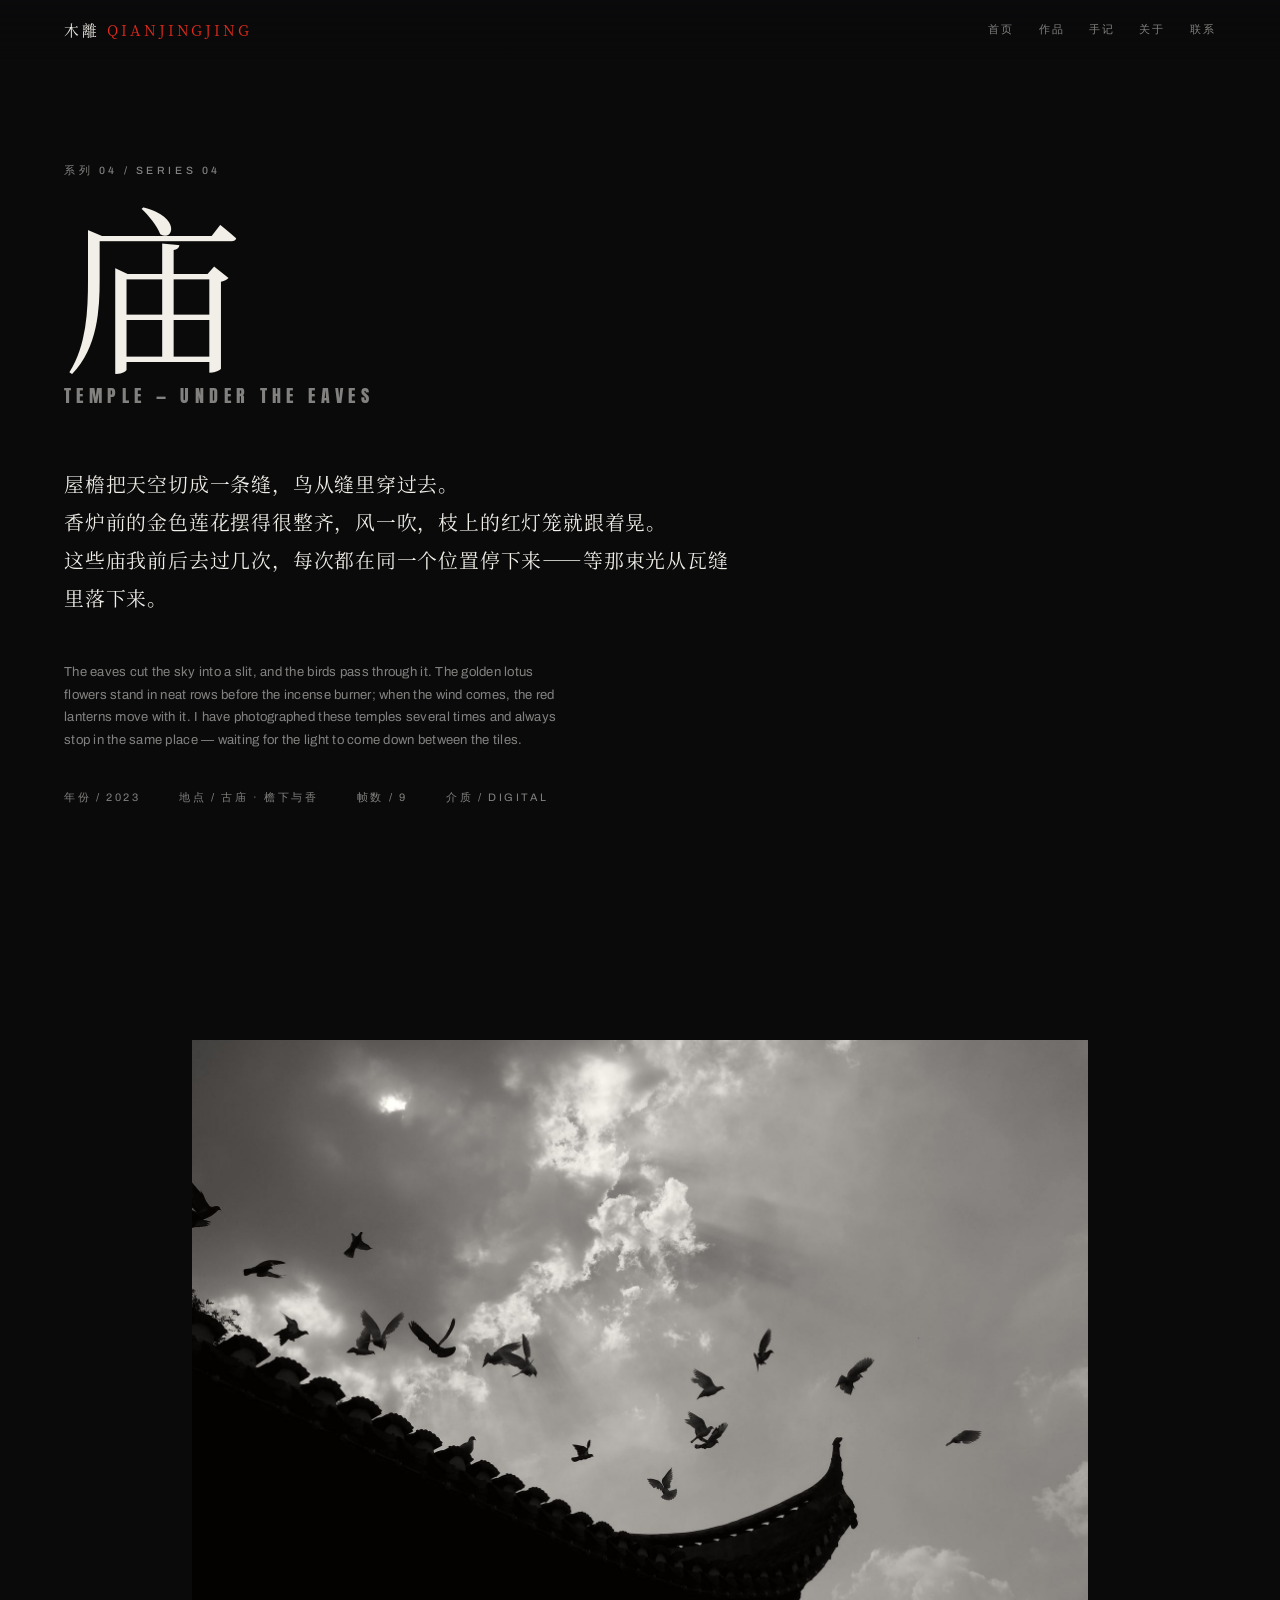
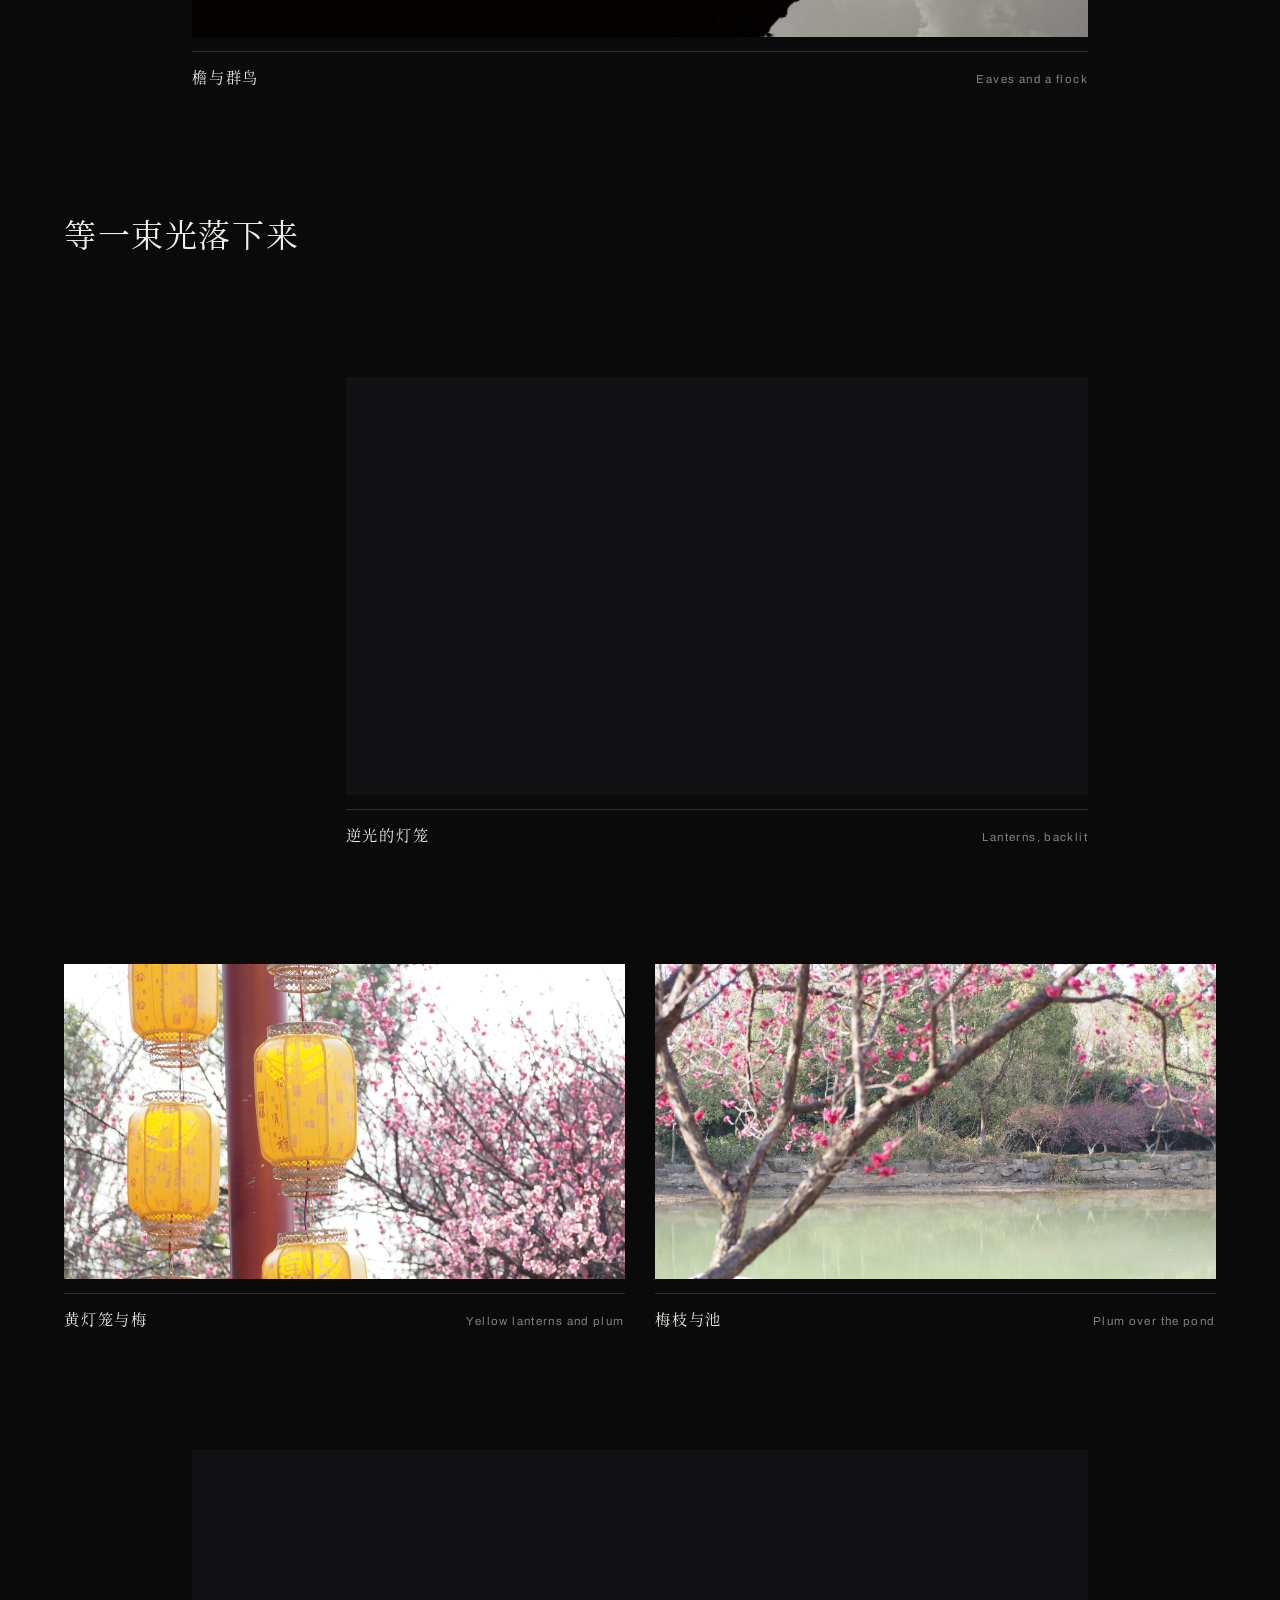
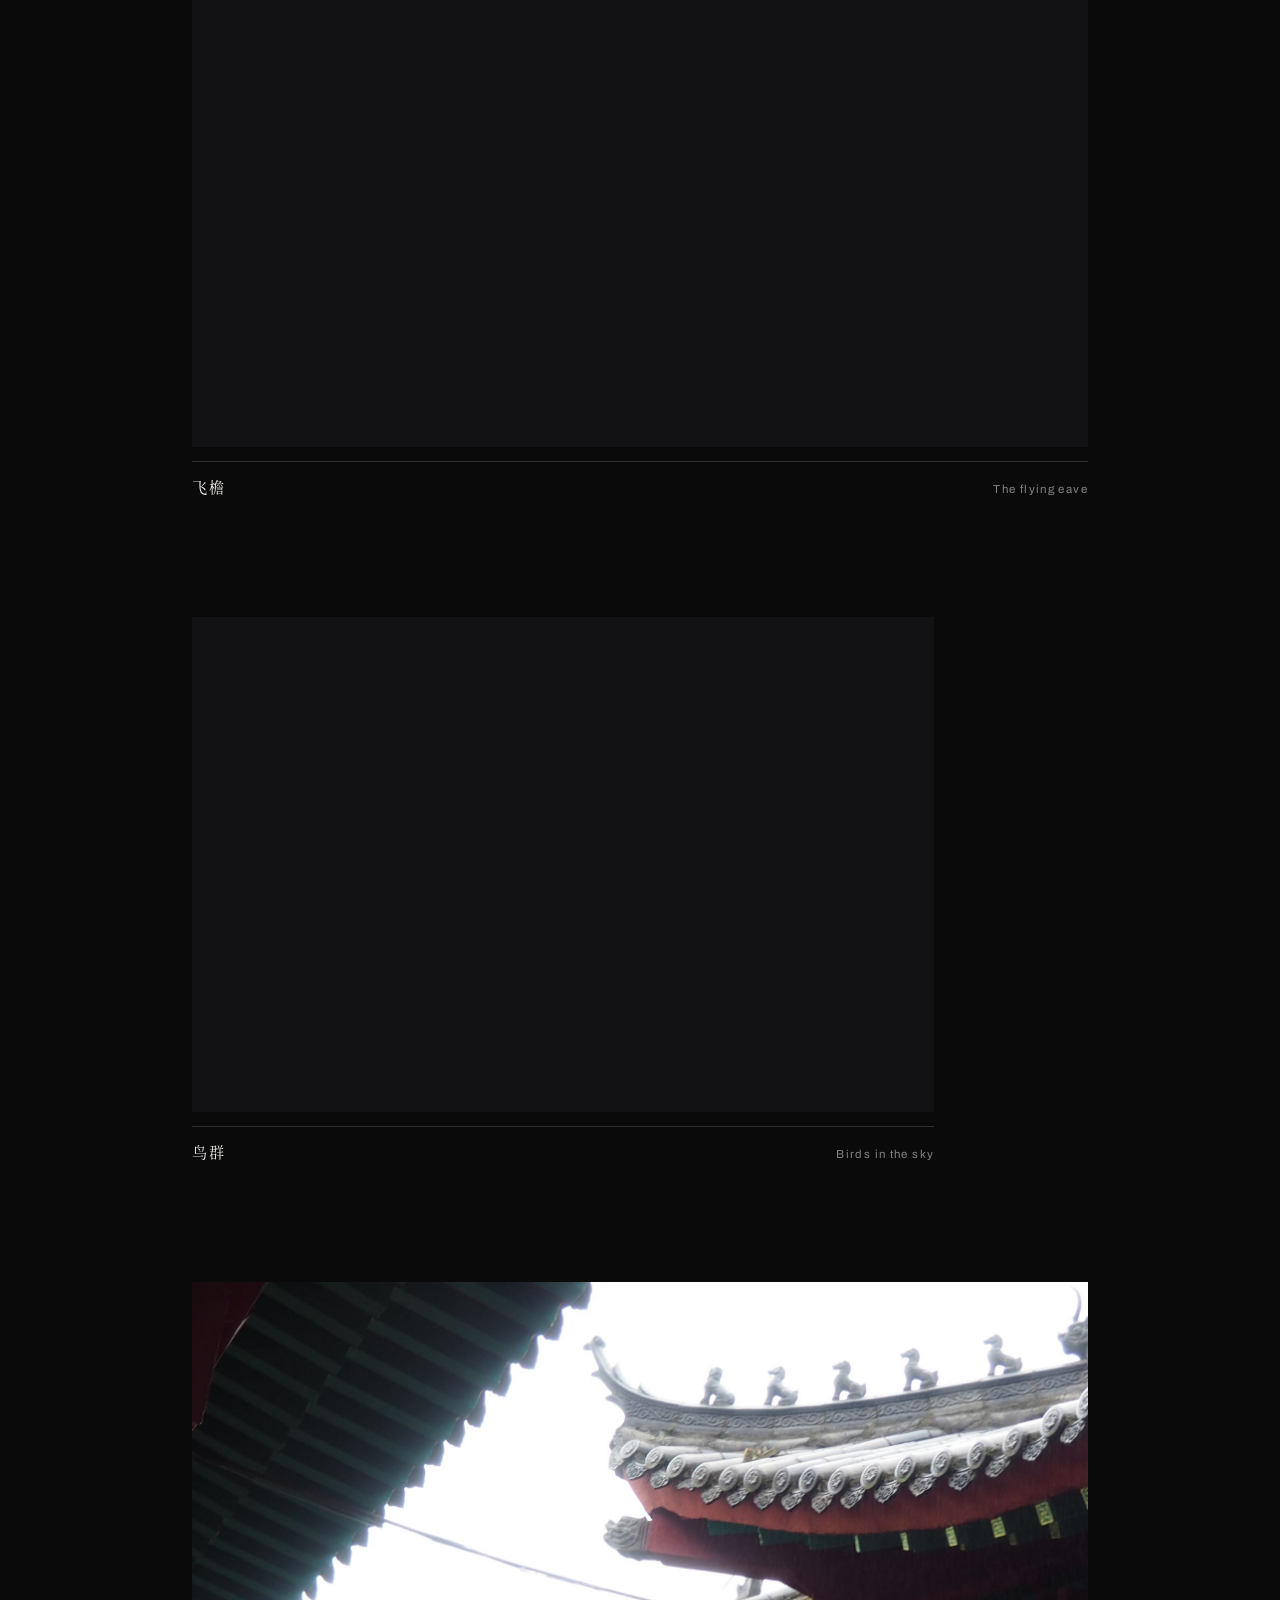
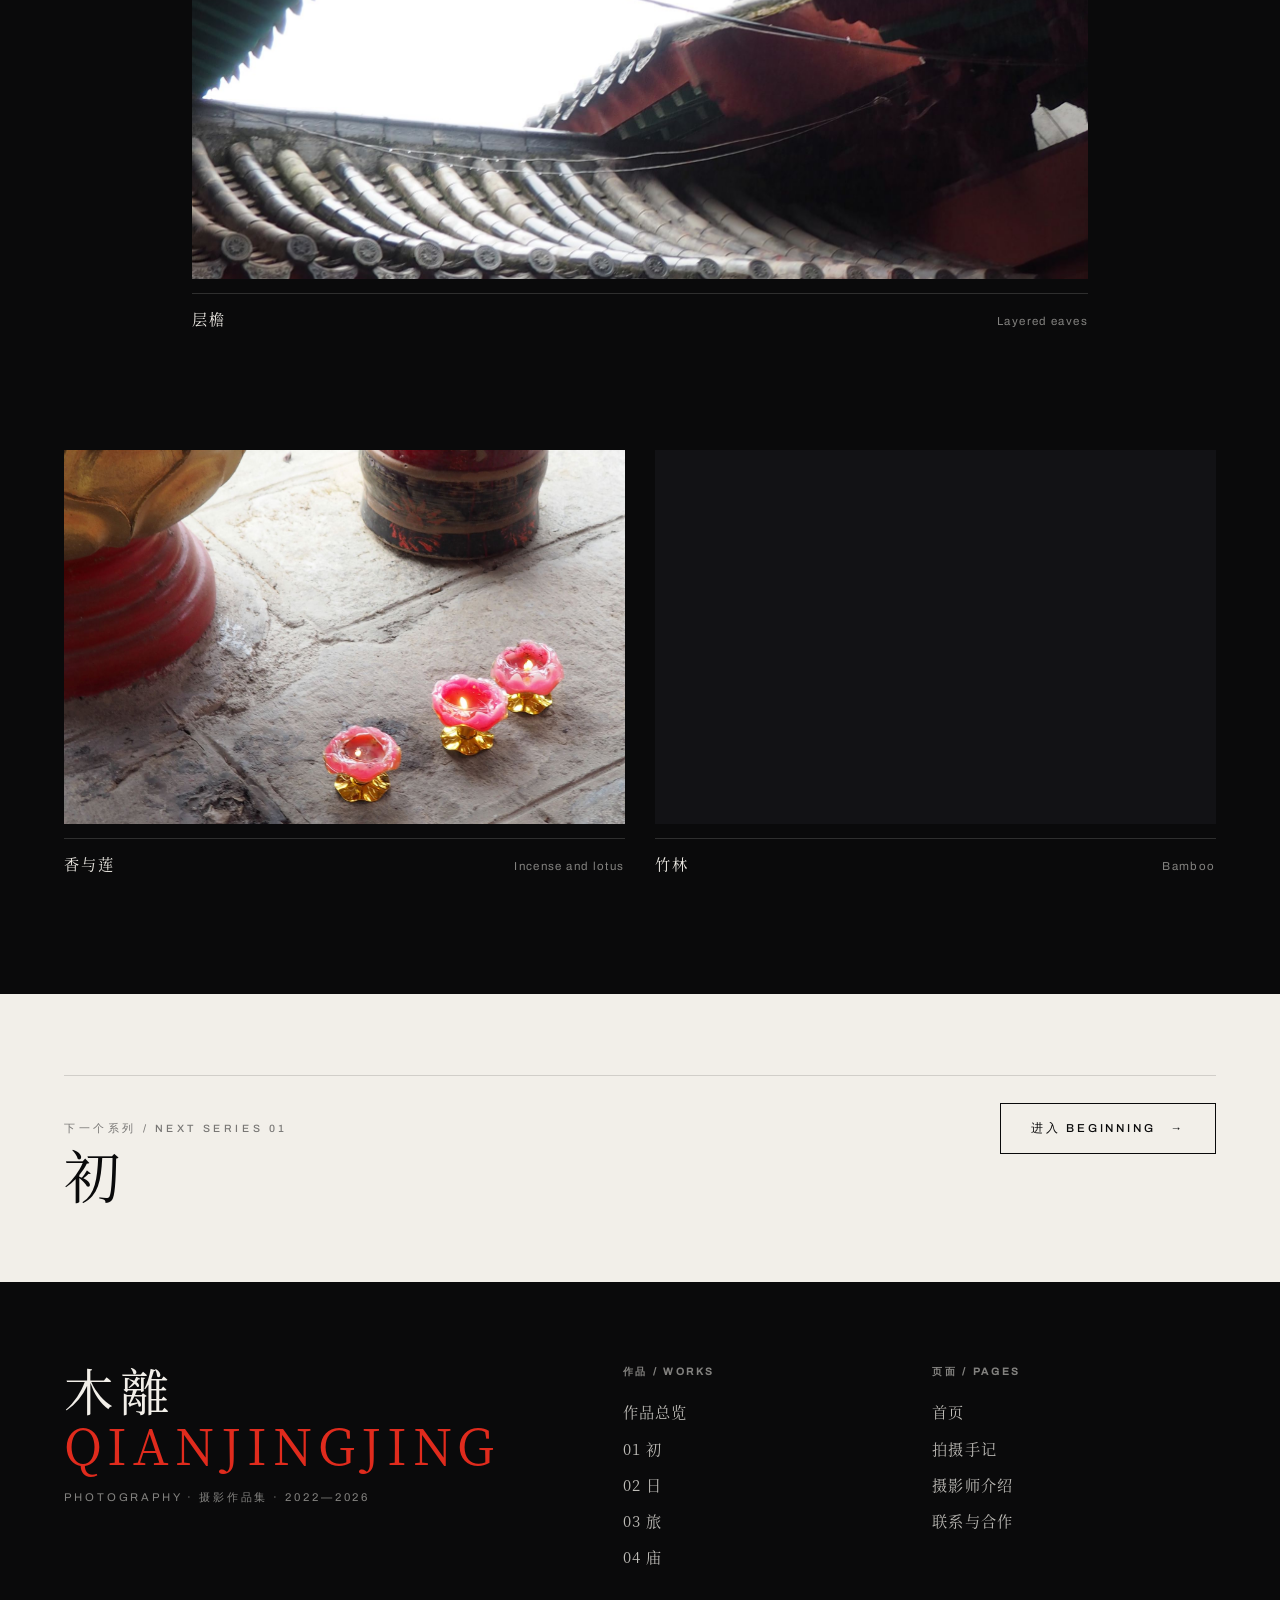
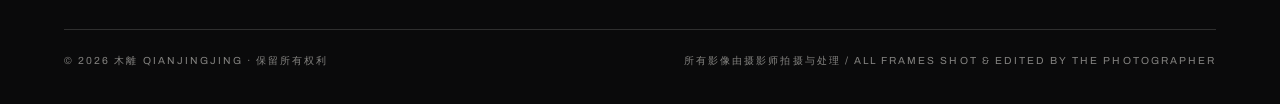
<file: series-temple.html>
<!DOCTYPE html>
<html lang="zh-CN">
<head>
<meta charset="utf-8">
<meta name="viewport" content="width=device-width, initial-scale=1">
<title>04 庙 — 木離 QIANJINGJING</title>
<meta name="description" content="木離 庙 系列 — Under the Eaves。屋檐把天空切成一条缝，鸟从缝里穿过去。 香炉前的金色莲花摆得很整齐，风一吹，枝上的红灯笼就跟着晃。 这些庙我前后去过几次，每次都在同一个位置停下来——等那束光从瓦缝里落下来。">
<meta name="author" content="木離 QIANJINGJING">
<meta name="theme-color" content="#0a0a0b">
<meta property="og:title" content="04 庙 — 木離 QIANJINGJING">
<meta property="og:description" content="木離 庙 系列 — Under the Eaves。屋檐把天空切成一条缝，鸟从缝里穿过去。 香炉前的金色莲花摆得很整齐，风一吹，枝上的红灯笼就跟着晃。 这些庙我前后去过几次，每次都在同一个位置停下来——等那束光从瓦缝里落下来。">
<meta property="og:type" content="website">
<link rel="stylesheet" href="assets/css/site.css">
</head>
<body class="page-series-temple.html">
<div class="curtain" aria-hidden="true"><span class="curtain__mark">QIANJINGJING</span></div>
<nav class="nav" aria-label="主导航">
  <div class="nav__inner">
    <a class="nav__brand" href="index.html">木離 <b>QIANJINGJING</b></a>
    <button class="nav__toggle" aria-expanded="false" aria-label="打开菜单"><span></span><span></span><span></span></button>
    <div class="nav__links">
      <a href="index.html">首页</a>
      <a href="works.html">作品</a>
      <a href="journal.html">手记</a>
      <a href="about.html">关于</a>
      <a href="contact.html">联系</a>
    </div>
  </div>
</nav>
<section class="section on-ink" style="padding-top:clamp(120px,18vh,200px)">
  <div class="u-wrap u-max">
    <div class="section__head" data-reveal="up">
      <span class="eyebrow section__index">系列 04 / SERIES 04</span>
      <h1 class="cn-display" style="font-size:clamp(3.4rem,14vw,12rem);letter-spacing:.12em">庙</h1>
      <p class="section__latin">TEMPLE — Under the Eaves</p>
    </div>
    <div style="display:grid;grid-template-columns:minmax(0,1fr);gap:clamp(22px,3.4vw,48px);max-width:74ch">
      <p class="lead-cn" data-reveal="up">屋檐把天空切成一条缝，鸟从缝里穿过去。<br>香炉前的金色莲花摆得很整齐，风一吹，枝上的红灯笼就跟着晃。<br>这些庙我前后去过几次，每次都在同一个位置停下来——等那束光从瓦缝里落下来。</p>
      <p class="lead-en" data-reveal="up">The eaves cut the sky into a slit, and the birds pass through it.
The golden lotus flowers stand in neat rows before the incense burner; when the wind comes, the red lanterns move with it.
I have photographed these temples several times and always stop in the same place — waiting for the light to come down between the tiles.</p>
    </div>
    <div style="display:flex;gap:clamp(18px,3vw,44px);flex-wrap:wrap;margin-top:clamp(24px,4vh,44px);font-size:.68rem;letter-spacing:.24em;text-transform:uppercase;color:var(--dim)" data-reveal="up">
      <span>年份 / 2023</span>
      <span>地点 / 古庙 · 檐下与香</span>
      <span>帧数 / 9</span>
      <span>介质 / DIGITAL</span>
    </div>
  </div>
</section>
<div class="u-wrap u-max">
<figure class="plate plate--full plate--std " data-reveal="up">
  <div class="plate__frame plate__frame--std"><img src="assets/img/temple/temple-01.jpg" alt="檐与群鸟" width="1800" height="1350" decoding="async"></div>
  <div class="plate__cap"><b>檐与群鸟</b><span>Eaves and a flock</span></div>
</figure>
</div>
<section class="section on-ink" style="padding-block:0">
  <div class="u-wrap u-max"><blockquote class="quote" data-reveal="up">等一束光落下来</blockquote></div>
</section>
<div class="u-wrap u-max">
<figure class="plate plate--full plate--wide plate--offset" data-reveal="up">
  <div class="plate__frame plate__frame--wide"><img src="assets/img/temple/temple-02.jpg" alt="逆光的灯笼" width="1800" height="1012" decoding="async"></div>
  <div class="plate__cap"><b>逆光的灯笼</b><span>Lanterns, backlit</span></div>
</figure>
</div>
<div class="u-wrap u-max">
<div class="duo" style="margin-block:clamp(70px,13vh,170px)">
  <figure class="plate__item" data-reveal="up">
  <div class="plate__frame plate__frame--wide"><img src="assets/img/temple/temple-03.jpg" alt="黄灯笼与梅" width="1800" height="1012" decoding="async"></div>
  <div class="plate__cap"><b>黄灯笼与梅</b><span>Yellow lanterns and plum</span></div>
</figure>
  <figure class="plate__item" data-reveal="up">
  <div class="plate__frame plate__frame--wide"><img src="assets/img/temple/temple-04.jpg" alt="梅枝与池" width="1800" height="1012" decoding="async"></div>
  <div class="plate__cap"><b>梅枝与池</b><span>Plum over the pond</span></div>
</figure>
</div>
</div>
<div class="u-wrap u-max">
<figure class="plate plate--full plate--std " data-reveal="up">
  <div class="plate__frame plate__frame--std"><img src="assets/img/temple/temple-05.jpg" alt="飞檐" width="1800" height="1350" decoding="async"></div>
  <div class="plate__cap"><b>飞檐</b><span>The flying eave</span></div>
</figure>
</div>
<div class="u-wrap u-max">
<figure class="plate plate--full plate--std plate--offset-left" data-reveal="up">
  <div class="plate__frame plate__frame--std"><img src="assets/img/temple/temple-06.jpg" alt="鸟群" width="1800" height="1350" decoding="async"></div>
  <div class="plate__cap"><b>鸟群</b><span>Birds in the sky</span></div>
</figure>
</div>
<div class="u-wrap u-max">
<figure class="plate plate--full plate--std " data-reveal="up">
  <div class="plate__frame plate__frame--std"><img src="assets/img/temple/temple-07.jpg" alt="层檐" width="1800" height="1350" decoding="async"></div>
  <div class="plate__cap"><b>层檐</b><span>Layered eaves</span></div>
</figure>
</div>
<div class="u-wrap u-max">
<div class="duo" style="margin-block:clamp(70px,13vh,170px)">
  <figure class="plate__item" data-reveal="up">
  <div class="plate__frame plate__frame--std"><img src="assets/img/temple/temple-08.jpg" alt="香与莲" width="1800" height="1350" decoding="async"></div>
  <div class="plate__cap"><b>香与莲</b><span>Incense and lotus</span></div>
</figure>
  <figure class="plate__item" data-reveal="up">
  <div class="plate__frame plate__frame--std"><img src="assets/img/temple/temple-09.jpg" alt="竹林" width="1800" height="1350" decoding="async"></div>
  <div class="plate__cap"><b>竹林</b><span>Bamboo</span></div>
</figure>
</div>
</div>
<section class="section on-paper" style="padding-block:clamp(60px,9vh,120px)">
  <div class="u-wrap u-max">
    <div style="display:flex;align-items:baseline;justify-content:space-between;gap:24px;flex-wrap:wrap;border-top:1px solid var(--rule-ink);padding-top:clamp(22px,3vh,38px)">
      <div>
        <span class="eyebrow">下一个系列 / NEXT SERIES 01</span>
        <p class="cn-display" style="font-size:clamp(1.8rem,4.4vw,3.6rem);letter-spacing:.14em;margin-top:10px">初</p>
      </div>
      <a class="btn btn--ink" href="series-begin.html"><span>进入 BEGINNING</span><span class="btn__arrow">→</span></a>
    </div>
  </div>
</section><footer class="foot">
  <div class="u-wrap">
    <div class="foot__top">
      <div>
        <p class="foot__name">木離 <b>QIANJINGJING</b></p>
        <p class="foot__role">Photography · 摄影作品集 · 2022—2026</p>
      </div>
      <div class="foot__cols">
        <div class="foot__col">
          <b>作品 / Works</b>
          <a href="works.html">作品总览</a>
          <a href="series-begin.html">01 初</a>
          <a href="series-days.html">02 日</a>
          <a href="series-journey.html">03 旅</a>
          <a href="series-temple.html">04 庙</a>
        </div>
        <div class="foot__col">
          <b>页面 / Pages</b>
          <a href="index.html">首页</a>
          <a href="journal.html">拍摄手记</a>
          <a href="about.html">摄影师介绍</a>
          <a href="contact.html">联系与合作</a>
        </div>
      </div>
    </div>
    <div class="foot__bottom">
      <span>© <span data-year>2026</span> 木離 QIANJINGJING · 保留所有权利</span>
      <span>所有影像由摄影师拍摄与处理 / All frames shot &amp; edited by the photographer</span>
    </div>
  </div>
</footer>
<script src="assets/js/site.js"></script>
</body>
</html>
</file>
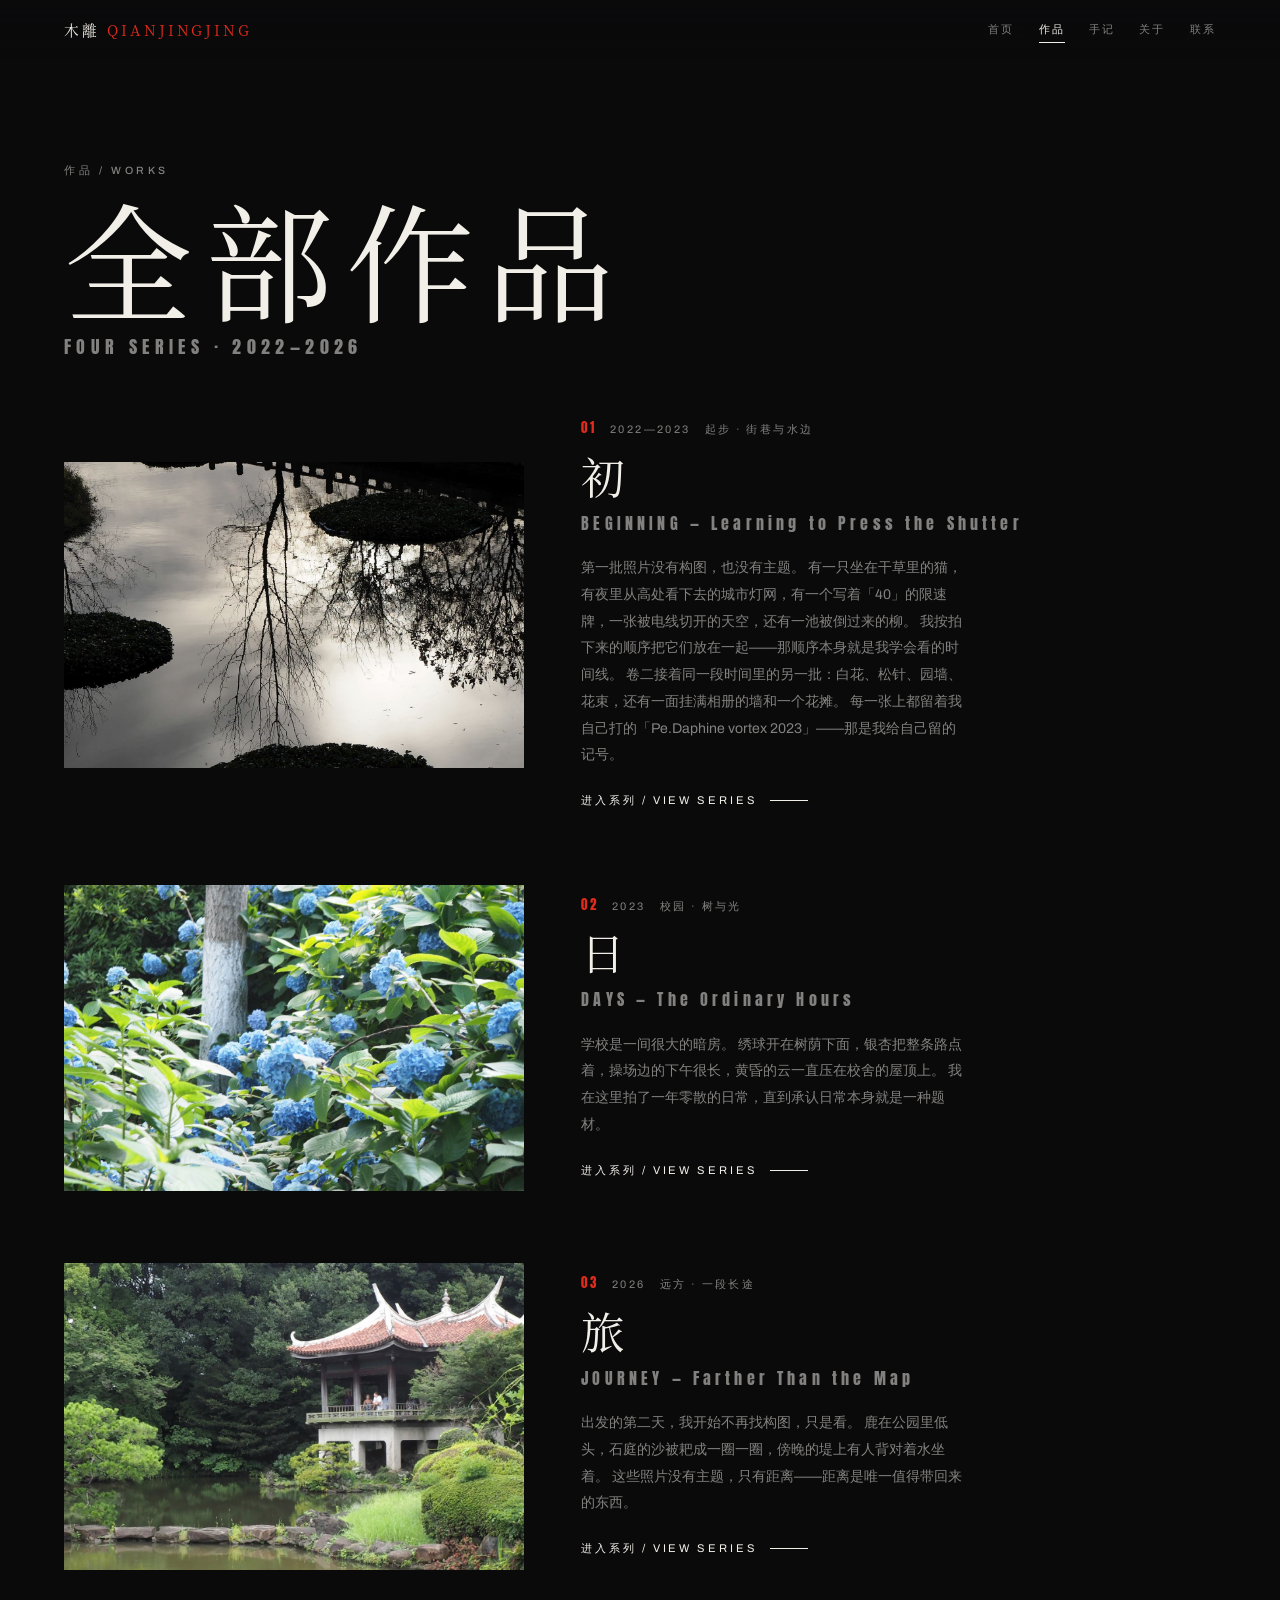
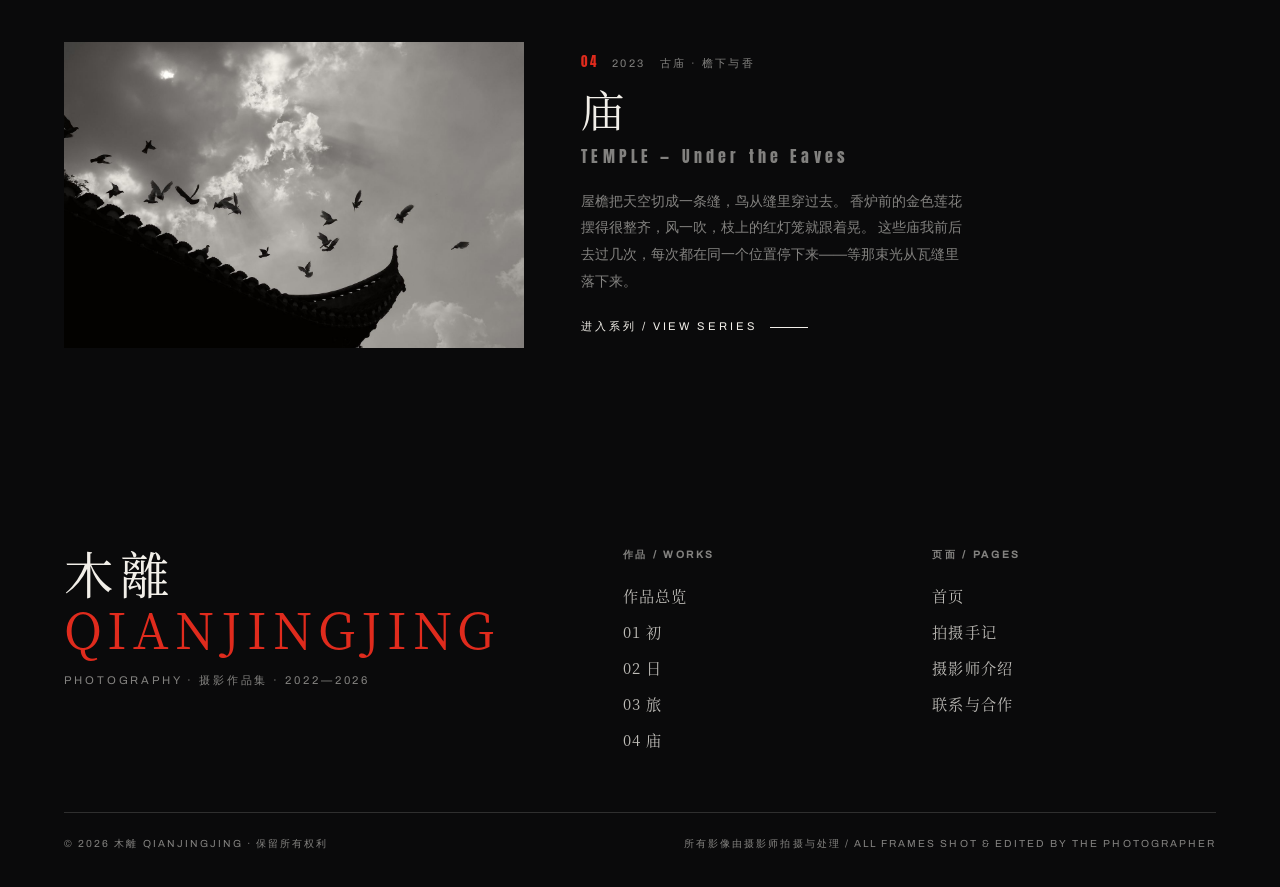
<file: works.html>
<!DOCTYPE html>
<html lang="zh-CN">
<head>
<meta charset="utf-8">
<meta name="viewport" content="width=device-width, initial-scale=1">
<title>作品 — 木離 QIANJINGJING</title>
<meta name="description" content="木離 QIANJINGJING 全部作品：初、日、旅、庙。">
<meta name="author" content="木離 QIANJINGJING">
<meta name="theme-color" content="#0a0a0b">
<meta property="og:title" content="作品 — 木離 QIANJINGJING">
<meta property="og:description" content="木離 QIANJINGJING 全部作品：初、日、旅、庙。">
<meta property="og:type" content="website">
<link rel="stylesheet" href="assets/css/site.css">
</head>
<body class="page-works.html">
<div class="curtain" aria-hidden="true"><span class="curtain__mark">QIANJINGJING</span></div>
<nav class="nav" aria-label="主导航">
  <div class="nav__inner">
    <a class="nav__brand" href="index.html">木離 <b>QIANJINGJING</b></a>
    <button class="nav__toggle" aria-expanded="false" aria-label="打开菜单"><span></span><span></span><span></span></button>
    <div class="nav__links">
      <a href="index.html">首页</a>
      <a href="works.html" aria-current="page">作品</a>
      <a href="journal.html">手记</a>
      <a href="about.html">关于</a>
      <a href="contact.html">联系</a>
    </div>
  </div>
</nav>

<section class="section on-ink" style="padding-top:clamp(120px,18vh,200px)">
  <div class="u-wrap u-max">
    <div class="section__head" data-reveal="up">
      <span class="eyebrow section__index">作品 / WORKS</span>
      <h1 class="cn-display" style="font-size:clamp(2.8rem,10vw,8rem);letter-spacing:.1em">全部作品</h1>
      <p class="section__latin">Four series · 2022—2026</p>
    </div>
    <div class="works">
      <article class="work">
  <a class="work__media" href="series-begin.html" aria-label="进入 初 系列"><img src="assets/img/begin/cover-begin.jpg" alt="初 系列 · 起步 · 街巷与水边" width="1400" height="1050" decoding="async"></a>
  <div>
    <div class="work__meta"><b>01</b><span>2022—2023</span><span>起步 · 街巷与水边</span></div>
    <h2 class="work__title"><a href="series-begin.html">初</a></h2>
    <p class="work__latin">BEGINNING — Learning to Press the Shutter</p>
    <p class="work__text">第一批照片没有构图，也没有主题。 有一只坐在干草里的猫，有夜里从高处看下去的城市灯网，有一个写着「40」的限速牌，一张被电线切开的天空，还有一池被倒过来的柳。 我按拍下来的顺序把它们放在一起——那顺序本身就是我学会看的时间线。 卷二接着同一段时间里的另一批：白花、松针、园墙、花束，还有一面挂满相册的墙和一个花摊。 每一张上都留着我自己打的「Pe.Daphine vortex 2023」——那是我给自己留的记号。</p>
    <a class="work__more" href="series-begin.html">进入系列 / VIEW SERIES</a>
  </div>
</article>
      <article class="work">
  <a class="work__media" href="series-days.html" aria-label="进入 日 系列"><img src="assets/img/days/cover-days.jpg" alt="日 系列 · 校园 · 树与光" width="1400" height="1050" decoding="async"></a>
  <div>
    <div class="work__meta"><b>02</b><span>2023</span><span>校园 · 树与光</span></div>
    <h2 class="work__title"><a href="series-days.html">日</a></h2>
    <p class="work__latin">DAYS — The Ordinary Hours</p>
    <p class="work__text">学校是一间很大的暗房。 绣球开在树荫下面，银杏把整条路点着，操场边的下午很长，黄昏的云一直压在校舍的屋顶上。 我在这里拍了一年零散的日常，直到承认日常本身就是一种题材。</p>
    <a class="work__more" href="series-days.html">进入系列 / VIEW SERIES</a>
  </div>
</article>
      <article class="work">
  <a class="work__media" href="series-journey.html" aria-label="进入 旅 系列"><img src="assets/img/journey/cover-journey.jpg" alt="旅 系列 · 远方 · 一段长途" width="1400" height="788" decoding="async"></a>
  <div>
    <div class="work__meta"><b>03</b><span>2026</span><span>远方 · 一段长途</span></div>
    <h2 class="work__title"><a href="series-journey.html">旅</a></h2>
    <p class="work__latin">JOURNEY — Farther Than the Map</p>
    <p class="work__text">出发的第二天，我开始不再找构图，只是看。 鹿在公园里低头，石庭的沙被耙成一圈一圈，傍晚的堤上有人背对着水坐着。 这些照片没有主题，只有距离——距离是唯一值得带回来的东西。</p>
    <a class="work__more" href="series-journey.html">进入系列 / VIEW SERIES</a>
  </div>
</article>
      <article class="work">
  <a class="work__media" href="series-temple.html" aria-label="进入 庙 系列"><img src="assets/img/temple/cover-temple.jpg" alt="庙 系列 · 古庙 · 檐下与香" width="1400" height="1050" decoding="async"></a>
  <div>
    <div class="work__meta"><b>04</b><span>2023</span><span>古庙 · 檐下与香</span></div>
    <h2 class="work__title"><a href="series-temple.html">庙</a></h2>
    <p class="work__latin">TEMPLE — Under the Eaves</p>
    <p class="work__text">屋檐把天空切成一条缝，鸟从缝里穿过去。 香炉前的金色莲花摆得很整齐，风一吹，枝上的红灯笼就跟着晃。 这些庙我前后去过几次，每次都在同一个位置停下来——等那束光从瓦缝里落下来。</p>
    <a class="work__more" href="series-temple.html">进入系列 / VIEW SERIES</a>
  </div>
</article>
    </div>
  </div>
</section>
<footer class="foot">
  <div class="u-wrap">
    <div class="foot__top">
      <div>
        <p class="foot__name">木離 <b>QIANJINGJING</b></p>
        <p class="foot__role">Photography · 摄影作品集 · 2022—2026</p>
      </div>
      <div class="foot__cols">
        <div class="foot__col">
          <b>作品 / Works</b>
          <a href="works.html">作品总览</a>
          <a href="series-begin.html">01 初</a>
          <a href="series-days.html">02 日</a>
          <a href="series-journey.html">03 旅</a>
          <a href="series-temple.html">04 庙</a>
        </div>
        <div class="foot__col">
          <b>页面 / Pages</b>
          <a href="index.html">首页</a>
          <a href="journal.html">拍摄手记</a>
          <a href="about.html">摄影师介绍</a>
          <a href="contact.html">联系与合作</a>
        </div>
      </div>
    </div>
    <div class="foot__bottom">
      <span>© <span data-year>2026</span> 木離 QIANJINGJING · 保留所有权利</span>
      <span>所有影像由摄影师拍摄与处理 / All frames shot &amp; edited by the photographer</span>
    </div>
  </div>
</footer>
<script src="assets/js/site.js"></script>
</body>
</html>
</file>
<file: assets/css/site.css>
@charset "utf-8";
/* ==========================================================================
   木離 QIANJINGJING — 摄影作品集
   Avant-garde editorial system: ink / bone / vermillion.
   Motion vocabulary: push-up cover, vertical curtain wipe, clip reveals.
   No opacity fades, no 3D flips.
   ========================================================================== */

/* ---------- 1. Self-hosted type (all relative, no CDN) ---------- */
@font-face {
  font-family: "Anton";
  src: url("../fonts/anton-latin-400-normal.woff2") format("woff2");
  font-weight: 400; font-style: normal; font-display: swap;
}
@font-face {
  font-family: "Archivo";
  src: url("../fonts/archivo-latin-400-normal.woff2") format("woff2");
  font-weight: 400; font-style: normal; font-display: swap;
}
@font-face {
  font-family: "Archivo";
  src: url("../fonts/archivo-latin-500-normal.woff2") format("woff2");
  font-weight: 500; font-style: normal; font-display: swap;
}
@font-face {
  font-family: "NotoSerifSC";
  src: url("../fonts/noto-serif-sc-chinese-simplified-400-normal.woff2") format("woff2");
  font-weight: 400; font-style: normal; font-display: swap;
  unicode-range: U+4E00-9FFF, U+3000-303F, U+FF00-FFEF, U+2000-206F, U+2E80-2EFF;
}
@font-face {
  font-family: "NotoSerifSC";
  src: url("../fonts/noto-serif-sc-latin-400-normal.woff2") format("woff2");
  font-weight: 400; font-style: normal; font-display: swap;
}
@font-face {
  font-family: "NotoSerifSC";
  src: url("../fonts/noto-serif-sc-latin-600-normal.woff2") format("woff2");
  font-weight: 600; font-style: normal; font-display: swap;
}

/* ---------- 2. Tokens ---------- */
:root {
  --ink:      #0a0a0b;
  --ink-2:    #121215;
  --ink-3:    #1c1c20;
  --paper:    #f2efe9;
  --paper-2:  #e7e2d8;
  --accent:   #e02b1d;
  --dim:      rgba(242, 239, 233, 0.52);
  --dim-ink:  rgba(10, 10, 11, 0.52);
  --muted-text: var(--dim);
  --rule:     rgba(242, 239, 233, 0.16);
  --rule-ink: rgba(10, 10, 11, 0.14);

  --display: "Anton", "NotoSerifSC", "Songti SC", "SimSun", serif;
  --serif:   "NotoSerifSC", "Songti SC", "SimSun", serif;
  --sans:    "Archivo", -apple-system, "Segoe UI", "PingFang SC",
             "Hiragino Sans GB", "Microsoft YaHei", sans-serif;

  --gut: clamp(20px, 5vw, 72px);
  --ease: cubic-bezier(0.19, 1, 0.22, 1);
  --wipe: cubic-bezier(0.76, 0, 0.24, 1);
}

/* ---------- 3. Reset ---------- */
*, *::before, *::after { box-sizing: border-box; }
html { -webkit-text-size-adjust: 100%; scroll-behavior: smooth; }
body {
  margin: 0;
  background: var(--ink);
  color: var(--paper);
  font-family: var(--sans);
  font-size: clamp(15px, 1.05vw, 17px);
  line-height: 1.72;
  -webkit-font-smoothing: antialiased;
  overflow-x: hidden;
}
/* height:auto is load-bearing: the width/height attributes on every <img>
   are presentational hints, so a bare `width:100%` would pin the height to
   the attribute value and stretch the picture. Rules that really want a
   fixed box (hero, story, plates, works) set their own height and
   object-fit below. */
img { display: block; max-width: 100%; height: auto; }
a { color: inherit; text-decoration: none; }
button { font: inherit; color: inherit; background: none; border: 0; cursor: pointer; }
h1, h2, h3, h4, p, figure, blockquote, ol, ul { margin: 0; }
ol, ul { list-style: none; padding: 0; }
::selection { background: var(--accent); color: var(--paper); }

:focus-visible {
  outline: 2px solid var(--accent);
  outline-offset: 3px;
}

.u-sr {
  position: absolute; width: 1px; height: 1px; overflow: hidden;
  clip: rect(0 0 0 0); white-space: nowrap;
}
.u-wrap { padding-inline: var(--gut); }
.u-max  { max-width: 1680px; margin-inline: auto; }

/* ---------- 4. Type scale ---------- */
.eyebrow {
  display: block;
  font-family: var(--sans);
  font-size: 0.66rem;
  font-weight: 500;
  letter-spacing: 0.34em;
  text-transform: uppercase;
  color: var(--dim);
  max-width: 100%;
  overflow-wrap: break-word;
}
.on-paper .eyebrow { color: var(--dim-ink); }

.disp {
  font-family: var(--display);
  font-weight: 400;
  line-height: 0.86;
  letter-spacing: 0.012em;
  text-transform: uppercase;
}
.cn-display {
  font-family: var(--serif);
  font-weight: 400;
  line-height: 0.94;
  letter-spacing: 0.06em;
}
.cn-display.is-thin { letter-spacing: 0.22em; }

.lead-cn {
  font-family: var(--serif);
  font-size: clamp(1.05rem, 1.55vw, 1.42rem);
  line-height: 1.92;
  letter-spacing: 0.04em;
}
.lead-en {
  font-family: var(--sans);
  font-size: 0.82rem;
  line-height: 1.72;
  letter-spacing: 0.02em;
  color: var(--dim);
  max-width: 62ch;
}
.on-paper .lead-en { color: var(--dim-ink); }

.num {
  font-family: var(--display);
  font-size: 0.78rem;
  letter-spacing: 0.16em;
  color: var(--accent);
}

/* ---------- 5. Fixed navigation ---------- */
.nav {
  position: fixed;
  inset: 0 0 auto 0;
  z-index: 90;
  display: flex;
  align-items: center;
  justify-content: space-between;
  gap: 24px;
  height: 60px;
  padding-inline: var(--gut);
  font-size: 0.68rem;
  letter-spacing: 0.2em;
  text-transform: uppercase;
  transition: background 0.45s var(--ease), border-color 0.45s var(--ease), height 0.45s var(--ease);
  border-bottom: 1px solid transparent;
}
.nav::before {
  content: "";
  position: absolute;
  inset: 0;
  background: linear-gradient(180deg, rgba(10,10,11,.72), rgba(10,10,11,0));
  pointer-events: none;
  transition: opacity 0.45s var(--ease);
  opacity: 1;
}
.nav.is-stuck {
  background: rgba(10, 10, 11, 0.92);
  backdrop-filter: blur(14px);
  -webkit-backdrop-filter: blur(14px);
  border-bottom-color: var(--rule);
  height: 54px;
}
.nav.is-stuck::before { opacity: 0; }
.nav__inner { position: relative; display: flex; align-items: center; gap: 28px; width: 100%; }
.nav__brand {
  font-family: var(--serif);
  font-size: 0.92rem;
  letter-spacing: 0.2em;
  text-transform: none;
  white-space: nowrap;
}
.nav__brand b { font-weight: 400; color: var(--accent); }
.nav__links { display: flex; gap: 24px; margin-left: auto; }
.nav__links a {
  position: relative;
  padding-block: 4px;
  color: var(--dim);
  transition: color 0.3s var(--ease);
}
.nav__links a::after {
  content: "";
  position: absolute;
  left: 0; bottom: 0;
  width: 100%; height: 1px;
  background: currentColor;
  transform: scaleX(0);
  transform-origin: 100% 50%;
  transition: transform 0.5s var(--ease);
}
.nav__links a:hover { color: var(--paper); }
.nav__links a:hover::after,
.nav__links a[aria-current="page"]::after { transform: scaleX(1); transform-origin: 0 50%; }
.nav__links a[aria-current="page"] { color: var(--paper); }
.nav__toggle { display: none; }

@media (max-width: 900px) {
  .nav__toggle {
    display: block;
    margin-left: auto;
    padding: 8px 0 8px 16px;
    color: var(--paper);
  }
  .nav__toggle span {
    display: block;
    width: 22px; height: 1px;
    background: currentColor;
    transition: transform 0.4s var(--ease), opacity 0.3s var(--ease);
  }
  .nav__toggle span + span { margin-top: 5px; }
  .nav__toggle[aria-expanded="true"] span:nth-child(1) { transform: translateY(3px) rotate(45deg); }
  .nav__toggle[aria-expanded="true"] span:nth-child(2) { opacity: 0; }
  .nav__toggle[aria-expanded="true"] span:nth-child(3) { transform: translateY(-3px) rotate(-45deg); }
  .nav__links {
    position: fixed;
    inset: 60px 0 auto 0;
    flex-direction: column;
    gap: 0;
    padding: 18px var(--gut) 30px;
    background: rgba(10, 10, 11, 0.97);
    border-bottom: 1px solid var(--rule);
    transform: translateY(-102%);
    visibility: hidden;
    transition: transform 0.5s var(--ease), visibility 0s linear 0.5s;
  }
  .nav__links.is-open {
    transform: translateY(0);
    visibility: visible;
    transition: transform 0.5s var(--ease), visibility 0s;
  }
  .nav__links a {
    font-size: 0.9rem;
    padding-block: 13px;
    border-bottom: 1px solid var(--rule);
    color: var(--paper);
  }
}

/* ---------- 6. Page curtain (vertical wipe between pages) ---------- */
.curtain {
  position: fixed;
  inset: 0;
  z-index: 200;
  background: var(--ink);
  transform: scaleY(1);
  transform-origin: 50% 0%;
  pointer-events: none;
}
.curtain.is-open {
  transform: scaleY(0);
  transform-origin: 50% 0%;
  transition: transform 0.85s var(--wipe) 0.06s;
}
.curtain.is-closed {
  transform: scaleY(1);
  transform-origin: 50% 100%;
  transition: transform 0.62s var(--wipe);
}
.curtain__mark {
  position: absolute;
  left: 50%; top: 50%;
  transform: translate(-50%, -50%);
  font-family: var(--display);
  font-size: 0.8rem;
  letter-spacing: 0.4em;
  color: var(--dim);
}

/* ---------- 7. Hero (pinned, pushed over by the next section) ---------- */
.pin { position: relative; height: 200vh; margin-bottom: -100vh; }
.pin__stage {
  position: sticky;
  top: 0;
  height: 100vh;
  overflow: hidden;
}
/* the section that follows the pin must paint over the pinned hero */
.pin + .section,
.pin + .story { position: relative; z-index: 5; }
.hero {
  position: relative;
  height: 100%;
  display: flex;
  flex-direction: column;
  justify-content: flex-end;
}
.hero__media { position: absolute; inset: 0; z-index: 0; }
.hero__media img {
  width: 100%; height: 100%;
  object-fit: cover;
  filter: saturate(0.9) contrast(1.04);
}
.hero__media::after {
  content: "";
  position: absolute;
  inset: 0;
  background:
    linear-gradient(180deg, rgba(10,10,11,.72) 0%, rgba(10,10,11,.12) 34%, rgba(10,10,11,.78) 100%),
    radial-gradient(120% 90% at 20% 60%, rgba(10,10,11,0) 0%, rgba(10,10,11,.55) 100%);
}
.hero__body {
  position: relative;
  z-index: 2;
  padding: 0 var(--gut) clamp(30px, 6vh, 68px);
  width: 100%;
  max-width: 1680px;
  margin-inline: auto;
}
.hero__eyebrow { margin-bottom: clamp(12px, 2.2vh, 26px); color: rgba(242,239,233,.78); text-shadow: 0 1px 14px rgba(10,10,11,.9); }
.hero__title {
  font-family: var(--serif);
  font-weight: 400;
  font-size: clamp(3.1rem, 12.5vw, 11.5rem);
  line-height: 0.9;
  letter-spacing: 0.1em;
  margin-left: -0.02em;
}
.hero__title em {
  font-style: normal;
  color: var(--accent);
}
.hero__latin {
  font-family: var(--display);
  font-size: clamp(1.05rem, 3.6vw, 2.9rem);
  letter-spacing: 0.1em;
  color: var(--paper);
  margin-top: clamp(10px, 1.8vh, 22px);
}
.hero__rule {
  height: 1px;
  background: var(--rule);
  margin: clamp(18px, 3vh, 34px) 0 clamp(14px, 2.4vh, 26px);
}
.hero__foot {
  display: flex;
  align-items: flex-end;
  justify-content: space-between;
  gap: 28px;
  flex-wrap: wrap;
}
.hero__statement {
  font-family: var(--serif);
  font-size: clamp(0.92rem, 1.15vw, 1.05rem);
  line-height: 1.85;
  color: var(--dim);
  max-width: 40ch;
}
.hero__actions { display: flex; align-items: center; gap: 20px; flex-wrap: wrap; }

.btn {
  display: inline-flex;
  align-items: center;
  gap: 14px;
  padding: 15px 30px;
  border: 1px solid var(--paper);
  background: transparent;
  font-family: var(--sans);
  font-size: 0.72rem;
  font-weight: 500;
  letter-spacing: 0.26em;
  text-transform: uppercase;
  position: relative;
  overflow: hidden;
  transition: color 0.45s var(--ease), border-color 0.45s var(--ease);
}
.btn span { position: relative; z-index: 1; }
.btn::before {
  content: "";
  position: absolute;
  inset: 0;
  background: var(--paper);
  transform: scaleY(0);
  transform-origin: 50% 100%;
  transition: transform 0.5s var(--wipe);
  z-index: 0;
}
.btn:hover { color: var(--ink); border-color: var(--paper); }
.btn:hover::before { transform: scaleY(1); }
.btn--accent { border-color: var(--accent); color: var(--paper); }
.btn--accent::before { background: var(--accent); }
.btn--accent:hover { color: var(--paper); }
.btn--ink { border-color: var(--ink); color: var(--ink); }
.btn--ink::before { background: var(--ink); }
.btn--ink:hover { color: var(--paper); }

.btn__arrow { transition: transform 0.5s var(--ease); }
.btn:hover .btn__arrow { transform: translateX(6px); }

.scroll-cue {
  position: absolute;
  right: var(--gut);
  bottom: clamp(30px, 6vh, 68px);
  z-index: 3;
  display: flex;
  align-items: center;
  gap: 12px;
  writing-mode: vertical-rl;
  font-size: 0.62rem;
  letter-spacing: 0.3em;
  text-transform: uppercase;
  color: var(--dim);
}
.scroll-cue::after {
  content: "";
  width: 1px; height: 54px;
  background: linear-gradient(180deg, var(--dim), transparent);
}

/* ---------- 8. Section shells ---------- */
.section { position: relative; padding-block: clamp(80px, 13vh, 170px); }
.on-paper { background: var(--paper); color: var(--ink); --muted-text: var(--dim-ink); }
.on-paper-2 { background: var(--paper-2); color: var(--ink); --muted-text: var(--dim-ink); }
.on-ink { background: var(--ink); color: var(--paper); }
.on-ink-2 { background: var(--ink-2); color: var(--paper); }

.section__head {
  display: grid;
  grid-template-columns: minmax(0, 1fr);
  gap: 14px;
  margin-bottom: clamp(38px, 6vh, 74px);
}
.section__index { margin-bottom: 4px; }
.section__title {
  font-family: var(--serif);
  font-size: clamp(1.9rem, 5.2vw, 4.4rem);
  line-height: 1.02;
  letter-spacing: 0.1em;
}
.section__latin {
  font-family: var(--display);
  font-size: clamp(0.8rem, 1.5vw, 1.12rem);
  letter-spacing: 0.3em;
  color: var(--dim);
  text-transform: uppercase;
}
.on-paper .section__latin { color: var(--dim-ink); }

.hr { height: 1px; background: var(--rule); border: 0; }
.on-paper .hr { background: var(--rule-ink); }

/* ---------- 9. Series catalogue (text-led, one image at a time) ---------- */
.cat { display: grid; grid-template-columns: minmax(0, 0.92fr) minmax(0, 1.08fr); gap: clamp(28px, 5vw, 88px); align-items: start; }
.cat__list { border-top: 1px solid var(--rule-ink); }
.cat__item {
  display: grid;
  grid-template-columns: 2.4rem minmax(0, 1fr);
  align-items: baseline;
  gap: 4px 14px;
  width: 100%;
  text-align: left;
  text-decoration: none;
  color: inherit;
  padding: clamp(16px, 2.6vh, 28px) 0;
  border-bottom: 1px solid var(--rule-ink);
  position: relative;
  transition: color 0.4s var(--ease);
}
.cat__item::after {
  content: "";
  position: absolute;
  left: 0; bottom: -1px;
  width: 100%; height: 1px;
  background: var(--ink);
  transform: scaleX(0);
  transform-origin: 0 50%;
  transition: transform 0.55s var(--ease);
}
.cat__item:hover::after,
.cat__item.is-active::after { transform: scaleX(1); }
.cat__num {
  grid-row: 1 / span 2;
  font-family: var(--display);
  font-size: 0.76rem;
  letter-spacing: 0.14em;
  color: var(--dim-ink);
  transition: color 0.4s var(--ease);
}
.cat__item.is-active .cat__num,
.cat__item:hover .cat__num { color: var(--accent); }
.cat__cn {
  font-family: var(--serif);
  font-size: clamp(1.45rem, 2.7vw, 2.35rem);
  letter-spacing: 0.14em;
  line-height: 1.1;
  transition: transform 0.55s var(--ease);
  transform-origin: 0 50%;
}
.cat__item.is-active .cat__cn { transform: translateX(10px); }
.cat__meta {
  grid-column: 2;
  font-size: 0.66rem;
  letter-spacing: 0.22em;
  text-transform: uppercase;
  color: var(--dim-ink);
}
.cat__meta i { font-style: normal; color: var(--accent); }

.cat__stage { position: sticky; top: 92px; }
.slot {
  position: relative;
  overflow: hidden;
  width: 100%;
  height: min(54vh, 560px);
  background: var(--ink-2);
}
.slot__img {
  position: absolute;
  inset: 0;
  width: 100%; height: 100%;
  object-fit: cover;
  z-index: 0;
  will-change: transform;
}
.slot__img.is-active { z-index: 1; }
.slot__img.is-incoming {
  transform: scaleY(0);
  transform-origin: 50% 100%;
  z-index: 1;
  transition: transform 0.92s var(--wipe);
}
.slot__img.is-outgoing {
  transform: scaleY(0);
  transform-origin: 50% 0%;
  z-index: 2;
  transition: transform 0.92s var(--wipe);
}
.cat__cap {
  display: grid;
  grid-template-columns: minmax(0, 1fr) auto auto;
  gap: 8px 20px;
  align-items: baseline;
  padding-top: 16px;
  font-size: 0.74rem;
  letter-spacing: 0.06em;
  color: var(--dim-ink);
}
.cat__cap b { font-family: var(--serif); font-weight: 400; font-size: 0.95rem; letter-spacing: 0.1em; color: var(--ink); }
.cat__cap > span { font-family: var(--display); letter-spacing: 0.2em; }
.cat__cap-link {
  display: inline-flex;
  align-items: baseline;
  gap: 8px;
  font-family: var(--sans);
  font-size: 0.64rem;
  letter-spacing: 0.22em;
  text-transform: uppercase;
  text-decoration: none;
  color: var(--ink);
  border-bottom: 1px solid currentColor;
  padding-bottom: 3px;
  white-space: nowrap;
  transition: color 0.4s var(--ease);
}
.cat__cap-link i { font-style: normal; transition: transform 0.5s var(--ease); }
.cat__cap-link:hover { color: var(--accent); }
.cat__cap-link:hover i { transform: translateX(5px); }

@media (max-width: 900px) {
  .cat { grid-template-columns: minmax(0, 1fr); }
  .cat__stage { position: static; }
  .slot { height: min(58vh, 480px); }
  .cat__cap { grid-template-columns: minmax(0, 1fr) auto; }
  .cat__cap-link { grid-column: 1 / -1; justify-self: start; margin-top: 4px; }
}

/* ---------- 10. Text interlude (breathing room) ---------- */
.interlude { padding-block: clamp(100px, 18vh, 240px); }
.interlude__grid {
  display: grid;
  grid-template-columns: minmax(0, 1fr);
  gap: clamp(40px, 7vh, 96px);
}
.statement {
  font-family: var(--serif);
  font-size: clamp(1.5rem, 4.6vw, 3.9rem);
  line-height: 1.42;
  letter-spacing: 0.07em;
  max-width: 20ch;
}
.statement em { font-style: normal; color: var(--accent); }
.statement--wide { max-width: 26ch; }

.locations { display: grid; grid-template-columns: repeat(auto-fit, minmax(190px, 1fr)); gap: 1px; background: var(--rule); }
.locations__cell { background: var(--ink); padding: 26px 22px 30px; }
.locations__cell b { display: block; font-family: var(--display); font-size: 1.5rem; letter-spacing: 0.1em; margin-bottom: 10px; }
.locations__cell span { display: block; font-size: 0.72rem; letter-spacing: 0.18em; color: var(--dim); }
.locations__cell em { display: block; font-style: normal; font-family: var(--serif); font-size: 0.88rem; letter-spacing: 0.1em; margin-top: 12px; color: var(--paper); }

.notes { display: grid; grid-template-columns: repeat(auto-fit, minmax(250px, 1fr)); gap: clamp(26px, 4vw, 60px); }
.note { border-top: 1px solid var(--rule); padding-top: 20px; }
.note__no { font-family: var(--display); font-size: 0.72rem; letter-spacing: 0.2em; color: var(--accent); display: block; margin-bottom: 14px; }
.note h4 { font-family: var(--serif); font-weight: 400; font-size: 1.06rem; letter-spacing: 0.1em; margin-bottom: 10px; }
.note p { font-size: 0.84rem; line-height: 1.85; color: var(--dim); }

/* ---------- 11. Full-bleed story (one climax only) ---------- */
.story { position: relative; min-height: 100vh; display: flex; align-items: flex-end; overflow: hidden; }
.story__media { position: absolute; inset: 0; }
.story__media img { width: 100%; height: 100%; object-fit: cover; }
.story__media::after {
  content: "";
  position: absolute; inset: 0;
  background: linear-gradient(180deg,
    rgba(10,10,11,.30) 0%,
    rgba(10,10,11,.14) 24%,
    rgba(10,10,11,.46) 56%,
    rgba(10,10,11,.80) 82%,
    rgba(10,10,11,.94) 100%);
}
.story__body { position: relative; z-index: 2; width: 100%; padding: 0 var(--gut) clamp(40px, 8vh, 96px); }
.story__title {
  font-family: var(--serif);
  font-size: clamp(1.8rem, 5.4vw, 4.6rem);
  line-height: 1.08;
  letter-spacing: 0.1em;
  max-width: 18ch;
}
.story__meta {
  display: flex;
  gap: 22px;
  flex-wrap: wrap;
  margin-top: 20px;
  font-size: 0.7rem;
  letter-spacing: 0.24em;
  text-transform: uppercase;
  color: var(--dim);
}
/* the story image is a full-bleed photo — the label sits over its brightest area,
   so it gets a hard dark plate with an accent rule instead of a soft shadow */
.story .eyebrow {
  display: inline-block;
  max-width: fit-content;
  color: var(--paper);
  background: rgba(10, 10, 11, 0.72);
  border-left: 2px solid var(--accent);
  padding: 8px 14px 7px;
  letter-spacing: 0.3em;
  text-shadow: none;
}
.story__meta {
  color: rgba(242, 239, 233, 0.82);
  text-shadow: 0 1px 3px rgba(10, 10, 11, .95), 0 0 16px rgba(10, 10, 11, .9), 0 0 38px rgba(10, 10, 11, .8);
}
.story__title { text-shadow: 0 2px 30px rgba(10, 10, 11, .5); }
.story .lead-en {
  text-shadow: 0 1px 3px rgba(10, 10, 11, .95), 0 0 16px rgba(10, 10, 11, .9), 0 0 38px rgba(10, 10, 11, .8);
}

/* ---------- 12. Plates (series pages) ---------- */
.plate {
  margin-block: clamp(70px, 13vh, 170px);
}
/* a single photograph should sit on the page with air around it,
   never run from edge to edge */
.plate--full {
  max-width: min(1040px, 70vw);
  margin-inline: auto;
}
/* a portrait frame has to be narrower than a landscape one, otherwise
   its height alone runs past the screen and the photo stops feeling
   like a photograph on a page */
.plate--full.plate--tall {
  max-width: min(660px, 46vw);
}
/* on a phone the page is already narrow: keep the margin, but let the
   photograph own most of the width so it does not read as a thumbnail */
@media (max-width: 760px) {
  .plate--full { max-width: min(1040px, 86vw); }
  .plate--full.plate--tall { max-width: min(660px, 74vw); }
}
.plate__frame {
  position: relative;
  overflow: hidden;
  background: var(--ink-2);
}
.plate__frame img { width: 100%; height: 100%; object-fit: cover; }
.plate__frame--wide { aspect-ratio: 16 / 9; }
.plate__frame--tall { aspect-ratio: 4 / 5; }
.plate__frame--square { aspect-ratio: 1 / 1; }
.plate__frame--std { aspect-ratio: 3 / 2; }
.plate__cap {
  display: flex;
  align-items: baseline;
  justify-content: space-between;
  gap: 20px;
  margin-top: 14px;
  padding-top: 12px;
  border-top: 1px solid var(--rule);
  font-size: 0.72rem;
  letter-spacing: 0.12em;
  color: var(--dim);
}
.plate__cap b { font-family: var(--serif); font-weight: 400; font-size: 0.95rem; letter-spacing: 0.12em; color: var(--paper); }
.on-paper .plate__cap { border-top-color: var(--rule-ink); color: var(--dim-ink); }
.on-paper .plate__cap b { color: var(--ink); }

.plate--offset { padding-left: clamp(0px, 12vw, 190px); }
.plate--offset-left { padding-right: clamp(0px, 12vw, 190px); }

.duo { display: grid; grid-template-columns: repeat(2, minmax(0, 1fr)); gap: clamp(16px, 2.4vw, 34px); }
@media (max-width: 760px) { .duo { grid-template-columns: minmax(0, 1fr); } }

/* a divider that marks where a series changes character */
.split { max-width: 74ch; }
.split__title {
  font-family: var(--serif);
  font-weight: 400;
  font-size: clamp(1.8rem, 5vw, 3.4rem);
  letter-spacing: 0.12em;
  margin: 12px 0 20px;
}
.split::before {
  content: "";
  display: block;
  width: 100%;
  height: 1px;
  background: var(--rule);
  margin-bottom: clamp(22px, 3vh, 40px);
}

.quote {
  font-family: var(--serif);
  font-size: clamp(1.15rem, 2.5vw, 2.05rem);
  line-height: 1.62;
  letter-spacing: 0.05em;
  max-width: 24ch;
  margin-block: clamp(50px, 9vh, 110px);
}

/* ---------- 13. Photographer profile (two columns) ---------- */
.profile { display: grid; grid-template-columns: minmax(0, 0.78fr) minmax(0, 1.22fr); gap: clamp(28px, 5vw, 80px); align-items: start; }
.profile__portrait { position: sticky; top: 92px; }
.profile__portrait img { width: 100%; height: auto; aspect-ratio: 4 / 5; object-fit: cover; filter: grayscale(1) contrast(1.06) brightness(0.98); }
.profile__portrait figcaption { margin-top: 12px; font-size: 0.68rem; letter-spacing: 0.18em; color: var(--dim-ink); }
.profile__text > * + * { margin-top: 26px; }
.profile__text h3 {
  font-family: var(--serif);
  font-weight: 400;
  font-size: clamp(1.2rem, 2.1vw, 1.7rem);
  letter-spacing: 0.1em;
}
.profile__text p { font-size: 0.95rem; line-height: 1.95; color: var(--dim-ink); max-width: 54ch; }

.cv { display: grid; gap: 0; border-top: 1px solid var(--rule-ink); }
.cv__row {
  display: grid;
  grid-template-columns: 6.2rem minmax(0, 1fr);
  gap: 18px;
  padding: 20px 0;
  border-bottom: 1px solid var(--rule-ink);
  font-size: 0.88rem;
}
.cv__row b { font-family: var(--display); font-weight: 400; letter-spacing: 0.16em; color: var(--accent); }
.cv__row span { color: var(--dim-ink); letter-spacing: 0.04em; }

@media (max-width: 900px) {
  .profile { grid-template-columns: minmax(0, 1fr); }
  .profile__portrait { position: static; max-width: 420px; }
}

/* ---------- 14. Journal ---------- */
.journal__list { display: grid; gap: clamp(40px, 7vh, 92px); }
.entry { display: grid; grid-template-columns: minmax(0, 0.3fr) minmax(0, 0.7fr); gap: clamp(22px, 4vw, 64px); align-items: start; }
.entry__side { border-top: 1px solid var(--rule-ink); padding-top: 16px; }
.entry__side b { display: block; font-family: var(--display); font-size: 1.5rem; letter-spacing: 0.12em; margin-bottom: 8px; }
.entry__side span { display: block; font-size: 0.68rem; letter-spacing: 0.2em; text-transform: uppercase; color: var(--dim-ink); }
.entry__body h3 { font-family: var(--serif); font-weight: 400; font-size: clamp(1.15rem, 2.2vw, 1.65rem); letter-spacing: 0.09em; margin-bottom: 14px; }
.entry__body p { font-size: 0.93rem; line-height: 1.95; color: var(--dim-ink); max-width: 56ch; }
.entry__body p + p { margin-top: 16px; }
.entry__body img { margin-top: 24px; width: 100%; height: auto; }
.entry__body figcaption { margin-top: 10px; font-size: 0.68rem; letter-spacing: 0.16em; color: var(--dim-ink); }
@media (max-width: 800px) { .entry { grid-template-columns: minmax(0, 1fr); } }

/* ---------- 15. Works index ---------- */
.works { display: grid; gap: clamp(48px, 8vh, 120px); }
.work { display: grid; grid-template-columns: minmax(0, 0.42fr) minmax(0, 0.58fr); gap: clamp(24px, 4.5vw, 70px); align-items: center; }
.work:nth-child(even) .work__media { order: -1; }
.work__media {
  display: block;
  position: relative;
  overflow: hidden;
  background: var(--ink-2);
}
.work__media img {
  display: block;
  width: 100%;
  height: auto;
  aspect-ratio: 3 / 2;
  object-fit: cover;
  transition: transform 1.1s var(--ease);
}
.work:hover .work__media img { transform: scale(1.045); }
.work__meta { display: flex; align-items: baseline; gap: 14px; margin-bottom: 12px; flex-wrap: wrap; }
.work__meta b { font-family: var(--display); font-weight: 400; letter-spacing: 0.18em; color: var(--accent); font-size: 0.82rem; }
.work__meta span { font-size: 0.68rem; letter-spacing: 0.22em; text-transform: uppercase; color: var(--muted-text); }
.work__title { font-family: var(--serif); font-weight: 400; font-size: clamp(1.6rem, 3.4vw, 2.9rem); letter-spacing: 0.1em; line-height: 1.1; }
.work__latin { font-family: var(--display); font-size: clamp(0.8rem, 1.3vw, 1rem); letter-spacing: 0.26em; color: var(--muted-text); margin-top: 10px; }
.work__text { font-size: 0.88rem; line-height: 1.9; color: var(--muted-text); margin-top: 18px; max-width: 48ch; }
.work__more { display: inline-flex; align-items: center; gap: 12px; margin-top: 22px; font-size: 0.7rem; letter-spacing: 0.26em; text-transform: uppercase; }
.work__more::after { content: ""; width: 38px; height: 1px; background: currentColor; transition: width 0.5s var(--ease); }
.work:hover .work__more::after { width: 64px; }
@media (max-width: 820px) {
  .work { grid-template-columns: minmax(0, 1fr); }
  .work:nth-child(even) .work__media { order: 0; }
}

/* ---------- 16. Contact ---------- */
.contact { display: grid; grid-template-columns: minmax(0, 0.9fr) minmax(0, 1.1fr); gap: clamp(30px, 5vw, 80px); align-items: start; }
.contact__cards { display: grid; gap: 1px; background: var(--rule-ink); }
.contact__card { background: var(--paper); padding: 26px 24px 28px; }
.contact__card b { display: block; font-size: 0.66rem; letter-spacing: 0.26em; text-transform: uppercase; color: var(--dim-ink); margin-bottom: 12px; }
.contact__card a, .contact__card span { font-family: var(--serif); font-size: 1.05rem; letter-spacing: 0.06em; }
.contact__card a:hover { color: var(--accent); }
.copy { margin-top: 14px; font-size: 0.66rem; letter-spacing: 0.22em; text-transform: uppercase; color: var(--dim-ink); border-bottom: 1px solid currentColor; padding-bottom: 2px; }
.copy:hover { color: var(--accent); }
.copy::after { content: " 复制"; }
.copy.is-done::after { content: "  已复制"; color: var(--accent); }

.composer { background: var(--paper); padding: clamp(24px, 3.4vw, 46px); }
.composer__row { margin-bottom: 20px; }
.composer label { display: block; font-size: 0.66rem; letter-spacing: 0.26em; text-transform: uppercase; color: var(--dim-ink); margin-bottom: 10px; }
.composer input, .composer textarea {
  width: 100%;
  font-family: var(--serif);
  font-size: 1rem;
  letter-spacing: 0.05em;
  color: var(--ink);
  background: transparent;
  border: 0;
  border-bottom: 1px solid var(--rule-ink);
  padding: 9px 0;
  resize: vertical;
}
.composer input:focus, .composer textarea:focus { outline: none; border-bottom-color: var(--accent); }
.composer textarea { min-height: 128px; }
.composer__note { font-size: 0.72rem; letter-spacing: 0.06em; color: var(--dim-ink); margin-top: 14px; }
@media (max-width: 860px) { .contact { grid-template-columns: minmax(0, 1fr); } }

/* ---------- 17. Footer (linked from every page) ---------- */
.foot { background: var(--ink); color: var(--paper); padding: clamp(56px, 9vh, 110px) 0 34px; }
.foot__top { display: grid; grid-template-columns: minmax(0, 1fr) minmax(0, 1.2fr); gap: clamp(30px, 5vw, 80px); }
.foot__name { font-family: var(--serif); font-size: clamp(1.7rem, 4vw, 3.1rem); letter-spacing: 0.12em; line-height: 1.1; }
.foot__name b { color: var(--accent); font-weight: 400; }
.foot__role { margin-top: 16px; font-size: 0.7rem; letter-spacing: 0.26em; text-transform: uppercase; color: var(--dim); }
.foot__cols { display: grid; grid-template-columns: repeat(auto-fit, minmax(150px, 1fr)); gap: 26px; }
.foot__col b { display: block; font-size: 0.64rem; letter-spacing: 0.26em; text-transform: uppercase; color: var(--dim); margin-bottom: 14px; }
.foot__col a { display: block; font-family: var(--serif); font-size: 0.95rem; letter-spacing: 0.08em; padding: 5px 0; color: rgba(242,239,233,.78); transition: color 0.3s var(--ease), transform 0.4s var(--ease); }
.foot__col a:hover { color: var(--accent); transform: translateX(5px); }
.foot__bottom {
  margin-top: clamp(40px, 6vh, 74px);
  padding-top: 22px;
  border-top: 1px solid var(--rule);
  display: flex;
  justify-content: space-between;
  gap: 18px;
  flex-wrap: wrap;
  font-size: 0.64rem;
  letter-spacing: 0.2em;
  text-transform: uppercase;
  color: var(--dim);
}
@media (max-width: 860px) { .foot__top { grid-template-columns: minmax(0, 1fr); } }

/* ---------- 18. Clip-in reveal (never a plain fade) ---------- */
[data-reveal] {
  clip-path: inset(var(--clip-from, 0 0 100% 0));
  transform: translate3d(0, var(--reveal-y, 26px), 0);
  transition:
    clip-path 1.05s var(--ease),
    transform 1.05s var(--ease);
  will-change: clip-path, transform;
}
[data-reveal="up"]   { --clip-from: 0 0 100% 0; }
[data-reveal="down"] { --clip-from: 100% 0 0 0; }
[data-reveal].is-in {
  clip-path: inset(0 0 0 0);
  transform: translate3d(0, 0, 0);
}
[data-reveal="scale"] {
  clip-path: inset(0 0 0 0);
  transform: translate3d(0, 0, 0) scale(0.965);
  transform-origin: 50% 50%;
}
[data-reveal="scale"].is-in { transform: translate3d(0, 0, 0) scale(1); }

/* ---------- 19. Reduced motion ---------- */
@media (prefers-reduced-motion: reduce) {
  html { scroll-behavior: auto; }
  *, *::before, *::after {
    animation-duration: 0.001ms !important;
    transition-duration: 0.001ms !important;
  }
  [data-reveal] { clip-path: none; transform: none; }
  .pin { height: auto; margin-bottom: 0; }
  .pin__stage { position: static; height: auto; }
  .hero { height: 100vh; }
}
</file>
